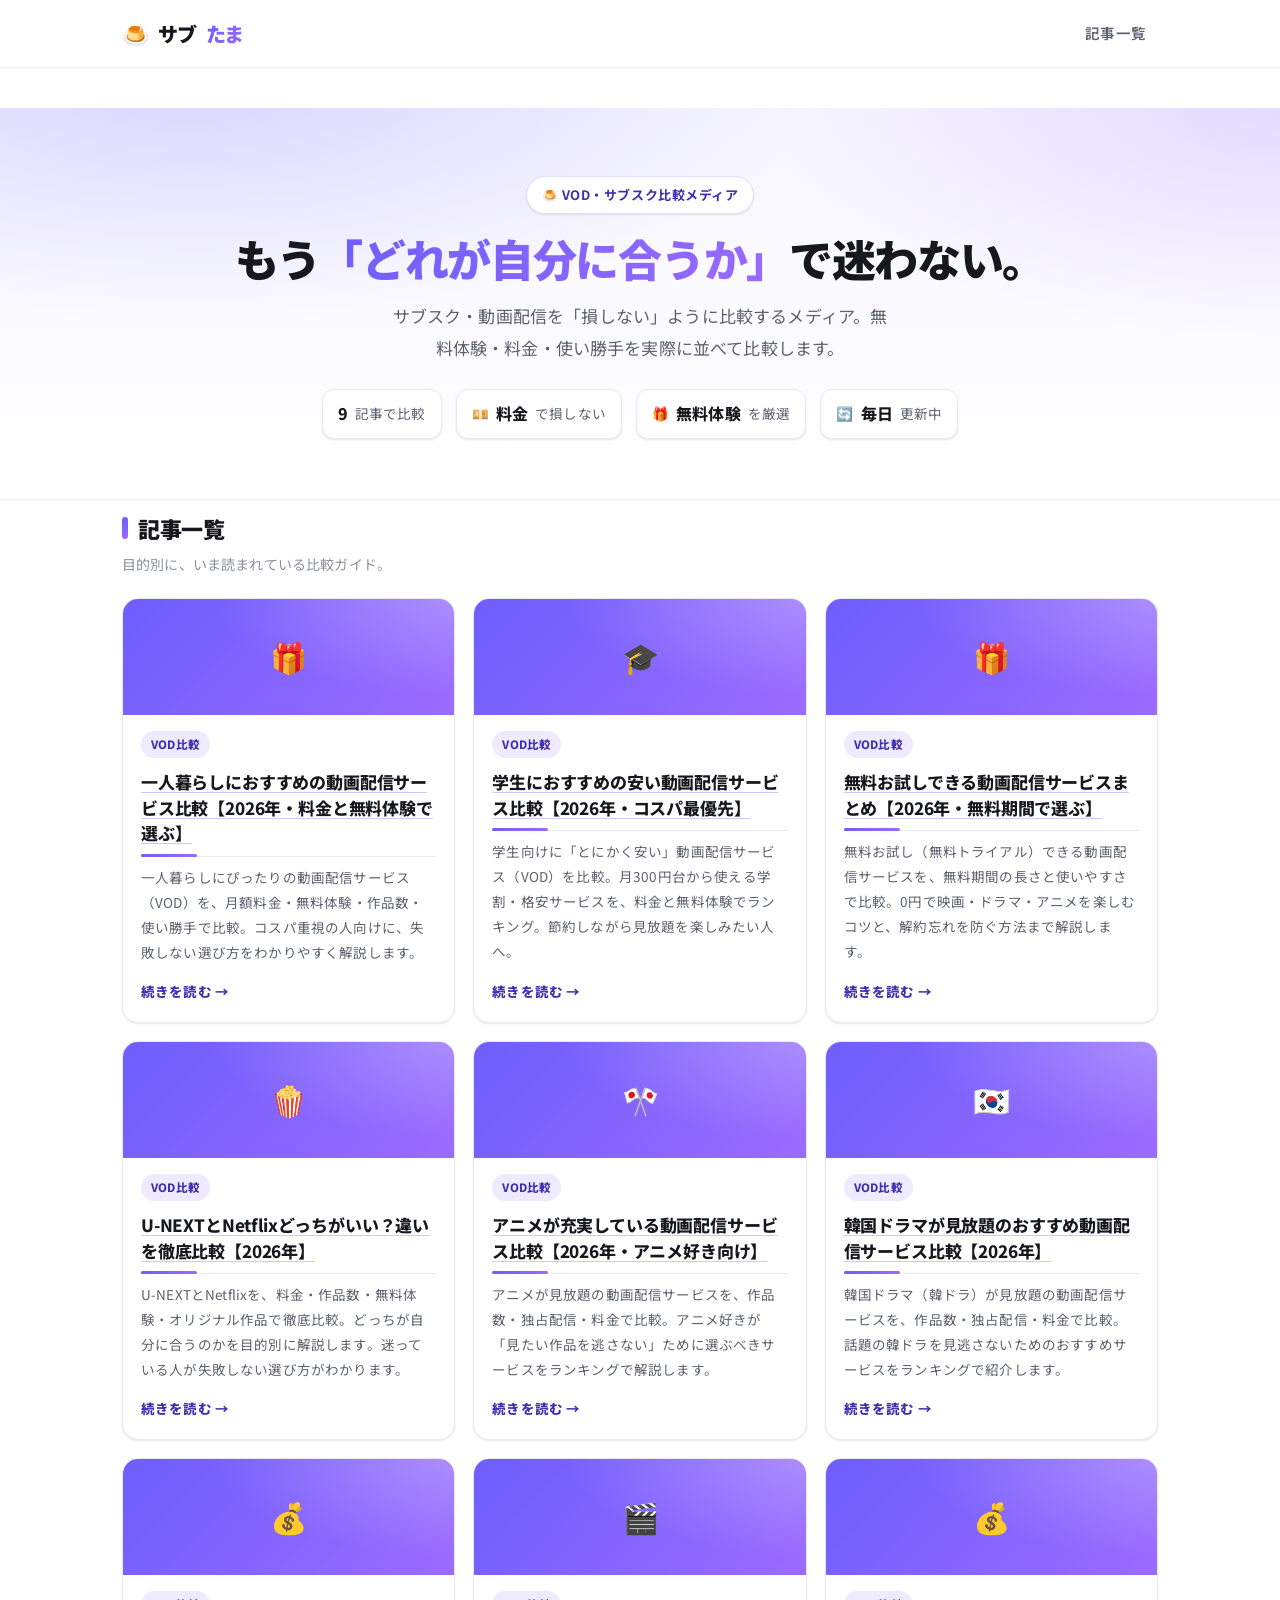
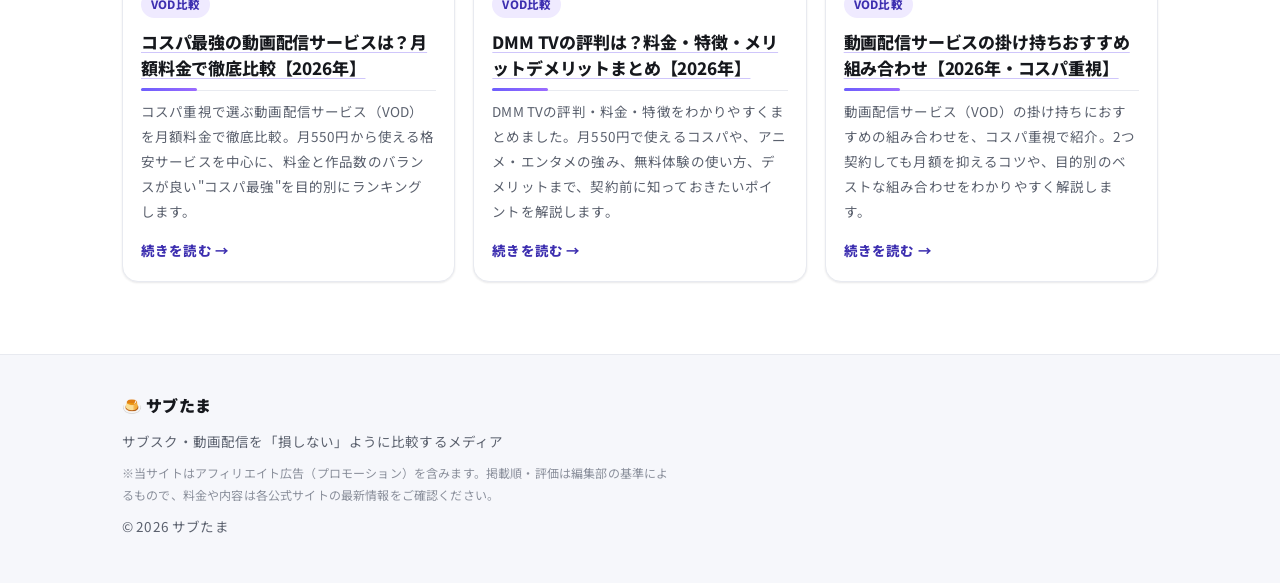
<file: site/index.html>
<!doctype html>
<html lang="ja">
<head>
<meta charset="utf-8">
<meta name="viewport" content="width=device-width, initial-scale=1">
<title>サブたま | サブスク・動画配信を「損しない」ように比較するメディア</title>
<meta name="description" content="VOD・音楽・電子書籍などのサブスクを、無料体験・料金・使い勝手で徹底比較。あなたに合う1つが見つかる比較メディア。">
<link rel="canonical" href="https://subtama.github.io/index.html">
<meta property="og:type" content="website">
<meta property="og:title" content="サブたま｜サブスク・動画配信を「損しない」ように比較するメディア">
<meta property="og:description" content="VOD・音楽・電子書籍などのサブスクを、無料体験・料金・使い勝手で徹底比較。あなたに合う1つが見つかる比較メディア。">
<meta property="og:url" content="https://subtama.github.io/">
<meta name="theme-color" content="#6d5efc">
<link rel="preconnect" href="https://fonts.googleapis.com">
<link rel="preconnect" href="https://fonts.gstatic.com" crossorigin>
<link href="https://fonts.googleapis.com/css2?family=Noto+Sans+JP:wght@400;500;700;800;900&display=swap" rel="stylesheet">
<link rel="stylesheet" href="style.css">
</head>
<body>
<header class="site">
  <div class="wrap">
    <a class="brand" href="index.html">サブ<em>たま</em></a>
    <nav><a href="index.html">記事一覧</a></nav>
  </div>
</header>
<main>
  <section class="hero">
    <span class="eyebrow">🍮 VOD・サブスク比較メディア</span>
    <h1>もう<span class="hl">「どれが自分に合うか」</span>で迷わない。</h1>
    <p class="sub">サブスク・動画配信を「損しない」ように比較するメディア。無料体験・料金・使い勝手を実際に並べて比較します。</p>
    <div class="trustbar">
      <span class="stat"><b>9</b>記事で比較</span>
      <span class="stat">💴<b>料金</b>で損しない</span>
      <span class="stat">🎁<b>無料体験</b>を厳選</span>
      <span class="stat">🔄 <b>毎日</b>更新中</span>
    </div>
  </section>
  <div class="wrap">
    <h2 class="section-title">記事一覧</h2>
    <p class="section-sub">目的別に、いま読まれている比較ガイド。</p>
    <div class="card-grid">
      <article class="card"><div class="thumb">🎁</div><div class="body"><span class="tag">VOD比較</span><h2><a href="articles/hitorigurashi-vod.html">一人暮らしにおすすめの動画配信サービス比較【2026年・料金と無料体験で選ぶ】</a></h2><p>一人暮らしにぴったりの動画配信サービス（VOD）を、月額料金・無料体験・作品数・使い勝手で比較。コスパ重視の人向けに、失敗しない選び方をわかりやすく解説します。</p><span class="more">続きを読む →</span><a class="full" href="articles/hitorigurashi-vod.html">記事を読む</a></div></article>
<article class="card"><div class="thumb">🎓</div><div class="body"><span class="tag">VOD比較</span><h2><a href="articles/gakusei-yasui-vod.html">学生におすすめの安い動画配信サービス比較【2026年・コスパ最優先】</a></h2><p>学生向けに「とにかく安い」動画配信サービス（VOD）を比較。月300円台から使える学割・格安サービスを、料金と無料体験でランキング。節約しながら見放題を楽しみたい人へ。</p><span class="more">続きを読む →</span><a class="full" href="articles/gakusei-yasui-vod.html">記事を読む</a></div></article>
<article class="card"><div class="thumb">🎁</div><div class="body"><span class="tag">VOD比較</span><h2><a href="articles/muryo-otameshi-vod.html">無料お試しできる動画配信サービスまとめ【2026年・無料期間で選ぶ】</a></h2><p>無料お試し（無料トライアル）できる動画配信サービスを、無料期間の長さと使いやすさで比較。0円で映画・ドラマ・アニメを楽しむコツと、解約忘れを防ぐ方法まで解説します。</p><span class="more">続きを読む →</span><a class="full" href="articles/muryo-otameshi-vod.html">記事を読む</a></div></article>
<article class="card"><div class="thumb">🍿</div><div class="body"><span class="tag">VOD比較</span><h2><a href="articles/unext-netflix-hikaku.html">U-NEXTとNetflixどっちがいい？違いを徹底比較【2026年】</a></h2><p>U-NEXTとNetflixを、料金・作品数・無料体験・オリジナル作品で徹底比較。どっちが自分に合うのかを目的別に解説します。迷っている人が失敗しない選び方がわかります。</p><span class="more">続きを読む →</span><a class="full" href="articles/unext-netflix-hikaku.html">記事を読む</a></div></article>
<article class="card"><div class="thumb">🎌</div><div class="body"><span class="tag">VOD比較</span><h2><a href="articles/anime-vod.html">アニメが充実している動画配信サービス比較【2026年・アニメ好き向け】</a></h2><p>アニメが見放題の動画配信サービスを、作品数・独占配信・料金で比較。アニメ好きが「見たい作品を逃さない」ために選ぶべきサービスをランキングで解説します。</p><span class="more">続きを読む →</span><a class="full" href="articles/anime-vod.html">記事を読む</a></div></article>
<article class="card"><div class="thumb">🇰🇷</div><div class="body"><span class="tag">VOD比較</span><h2><a href="articles/korean-drama-vod.html">韓国ドラマが見放題のおすすめ動画配信サービス比較【2026年】</a></h2><p>韓国ドラマ（韓ドラ）が見放題の動画配信サービスを、作品数・独占配信・料金で比較。話題の韓ドラを見逃さないためのおすすめサービスをランキングで紹介します。</p><span class="more">続きを読む →</span><a class="full" href="articles/korean-drama-vod.html">記事を読む</a></div></article>
<article class="card"><div class="thumb">💰</div><div class="body"><span class="tag">VOD比較</span><h2><a href="articles/cospa-vod.html">コスパ最強の動画配信サービスは？月額料金で徹底比較【2026年】</a></h2><p>コスパ重視で選ぶ動画配信サービス（VOD）を月額料金で徹底比較。月550円から使える格安サービスを中心に、料金と作品数のバランスが良い&quot;コスパ最強&quot;を目的別にランキングします。</p><span class="more">続きを読む →</span><a class="full" href="articles/cospa-vod.html">記事を読む</a></div></article>
<article class="card"><div class="thumb">🎬</div><div class="body"><span class="tag">VOD比較</span><h2><a href="articles/dmm-tv-review.html">DMM TVの評判は？料金・特徴・メリットデメリットまとめ【2026年】</a></h2><p>DMM TVの評判・料金・特徴をわかりやすくまとめました。月550円で使えるコスパや、アニメ・エンタメの強み、無料体験の使い方、デメリットまで、契約前に知っておきたいポイントを解説します。</p><span class="more">続きを読む →</span><a class="full" href="articles/dmm-tv-review.html">記事を読む</a></div></article>
<article class="card"><div class="thumb">💰</div><div class="body"><span class="tag">VOD比較</span><h2><a href="articles/kakemochi-vod.html">動画配信サービスの掛け持ちおすすめ組み合わせ【2026年・コスパ重視】</a></h2><p>動画配信サービス（VOD）の掛け持ちにおすすめの組み合わせを、コスパ重視で紹介。2つ契約しても月額を抑えるコツや、目的別のベストな組み合わせをわかりやすく解説します。</p><span class="more">続きを読む →</span><a class="full" href="articles/kakemochi-vod.html">記事を読む</a></div></article>
    </div>
  </div>
</main>
<footer class="site">
  <div class="wrap">
    <span class="fbrand">🍮 サブたま</span>
    <span>サブスク・動画配信を「損しない」ように比較するメディア</span>
    <span class="fnote">※当サイトはアフィリエイト広告（プロモーション）を含みます。掲載順・評価は編集部の基準によるもので、料金や内容は各公式サイトの最新情報をご確認ください。</span>
    <span>&copy; 2026 サブたま</span>
  </div>
</footer>
</body>
</html>
</file>
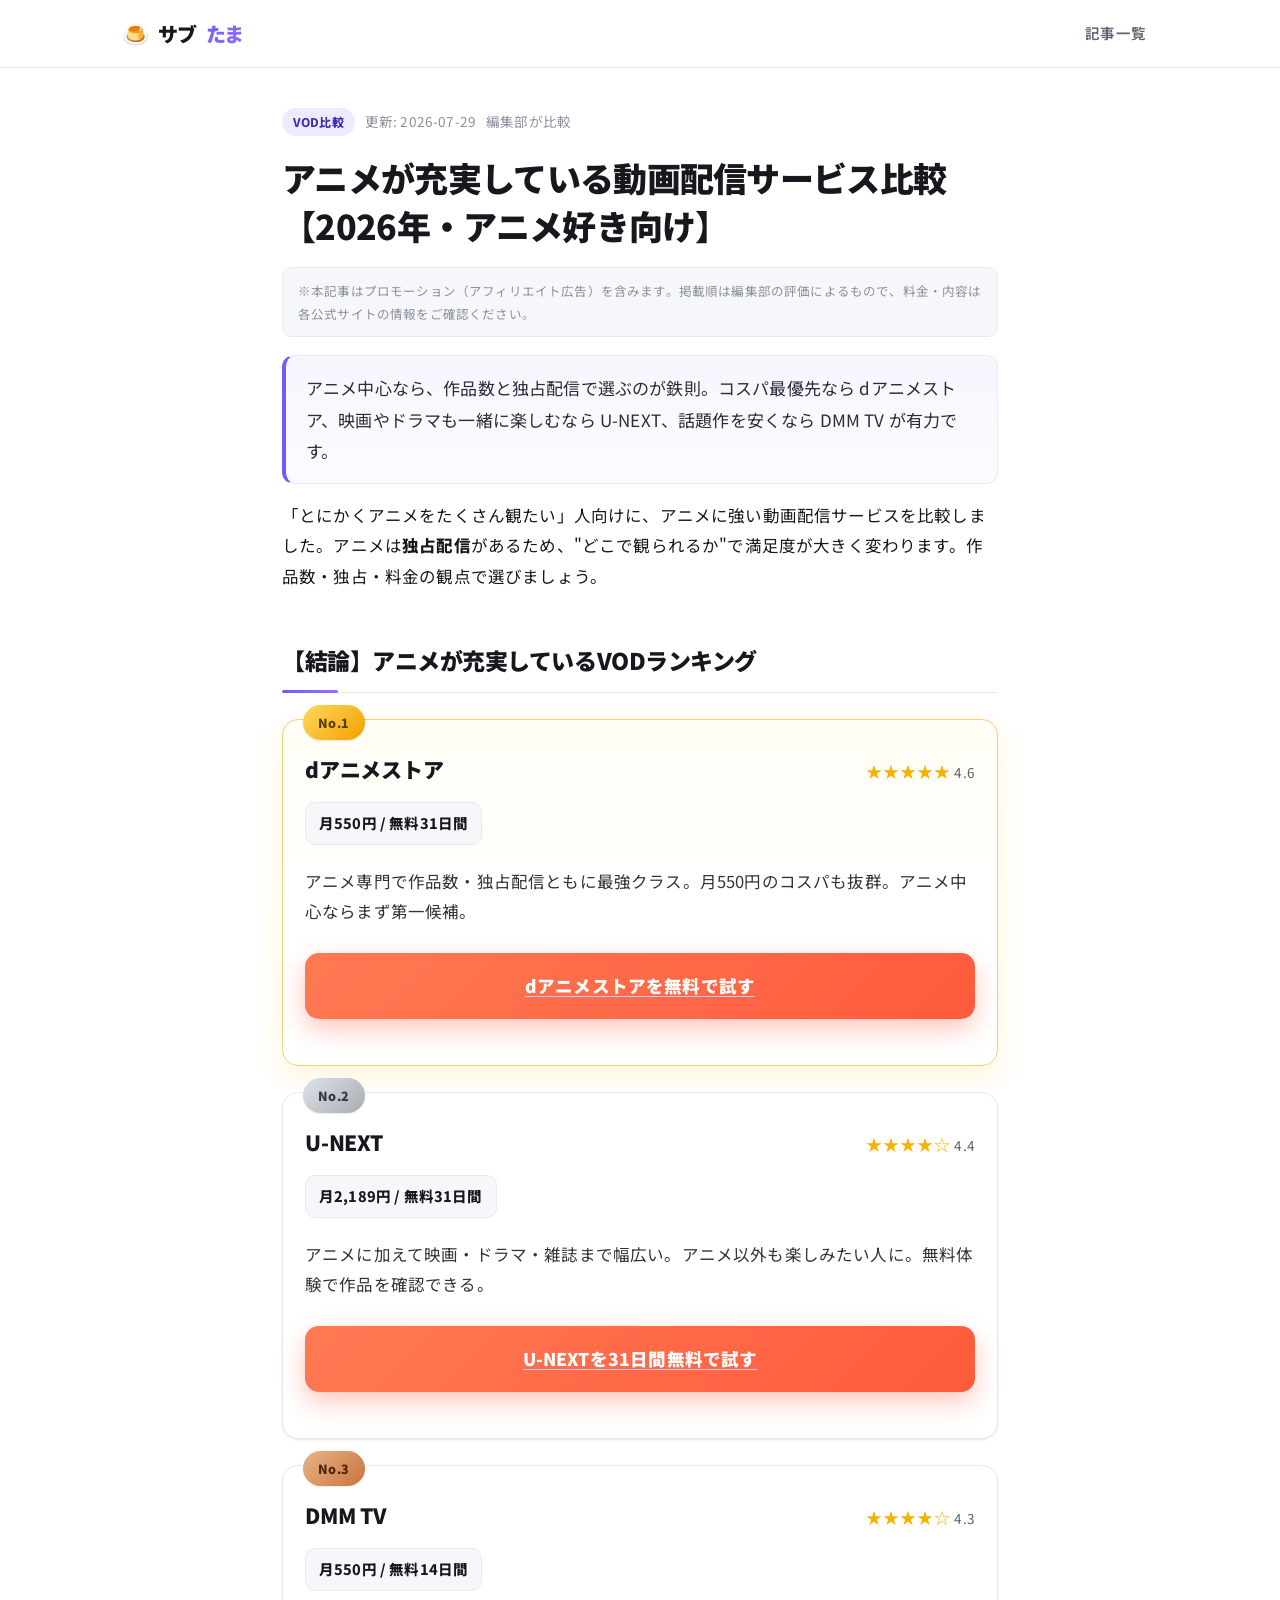
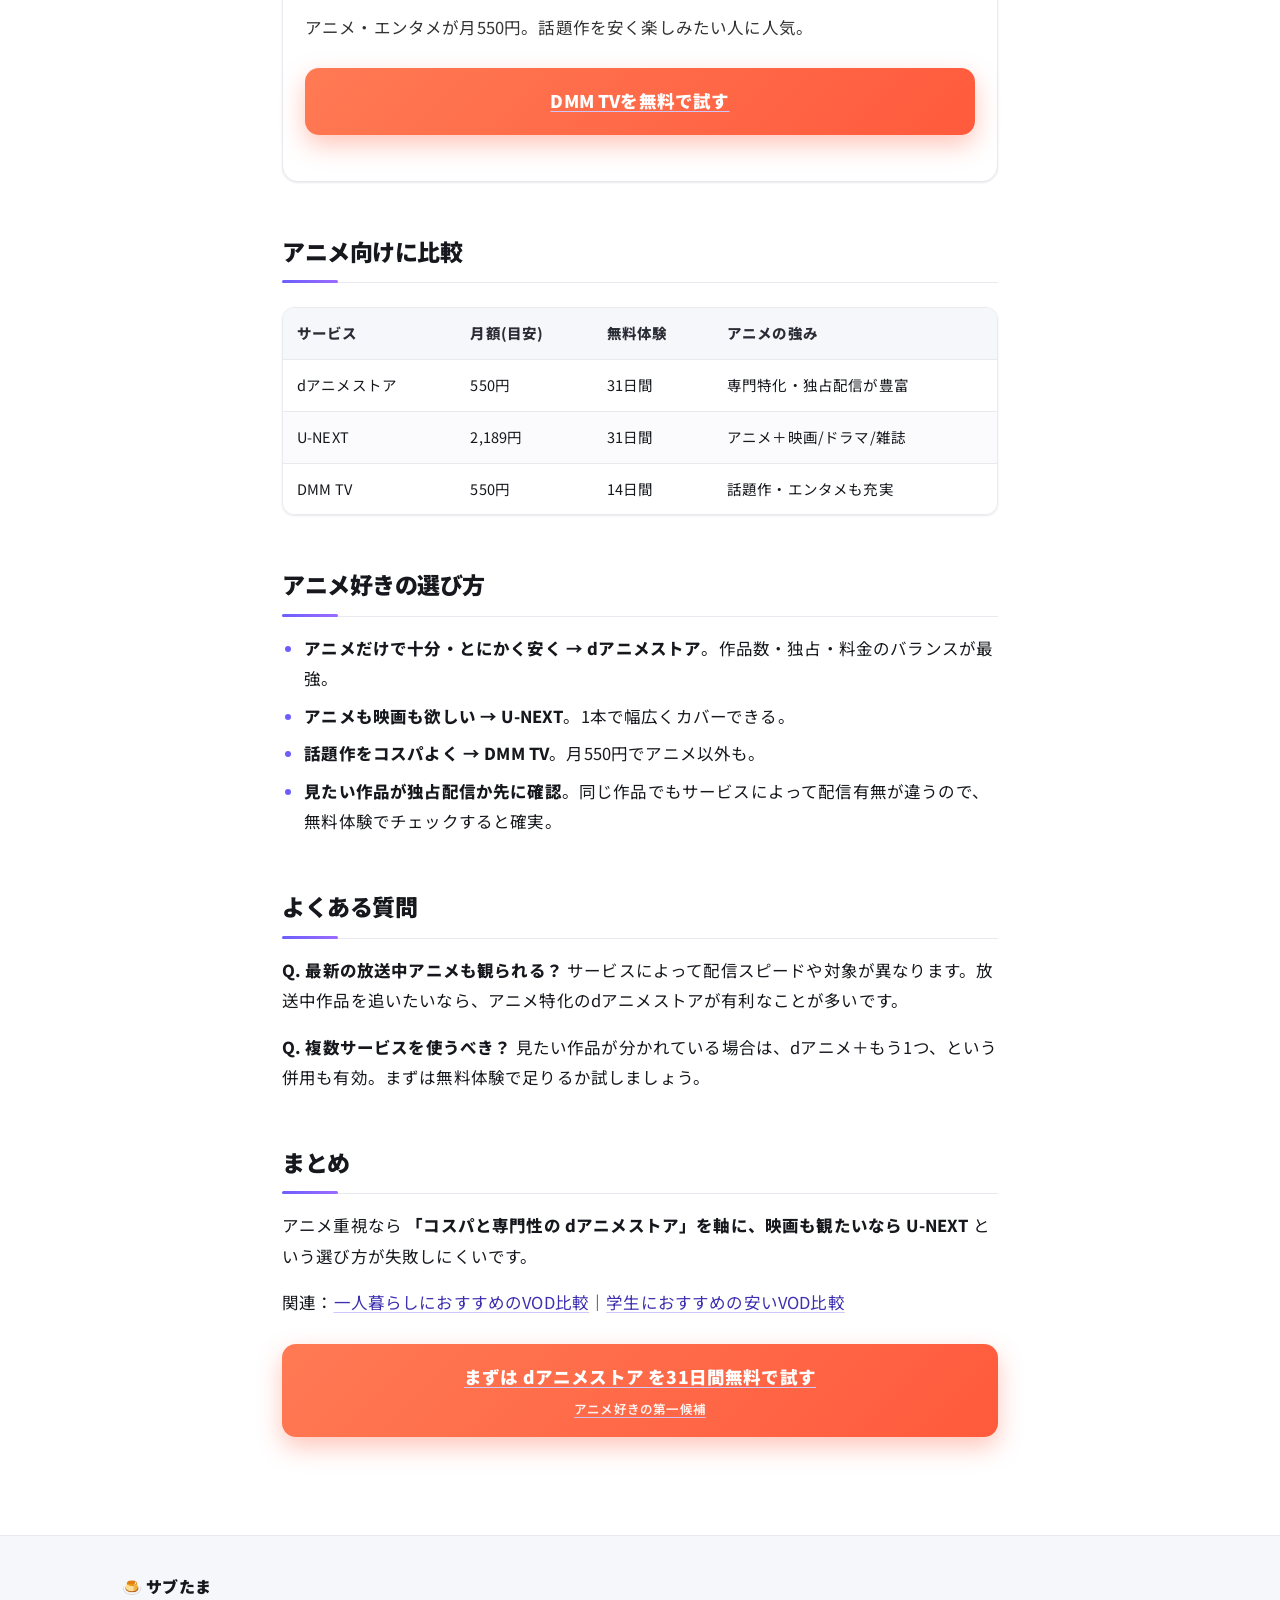
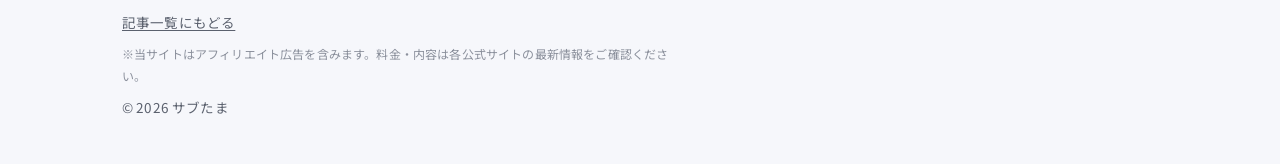
<file: site/articles/anime-vod.html>
<!doctype html>
<html lang="ja">
<head>
<meta charset="utf-8">
<meta name="viewport" content="width=device-width, initial-scale=1">
<title>アニメが充実している動画配信サービス比較【2026年・アニメ好き向け】 | サブたま</title>
<meta name="description" content="アニメが見放題の動画配信サービスを、作品数・独占配信・料金で比較。アニメ好きが「見たい作品を逃さない」ために選ぶべきサービスをランキングで解説します。">
<link rel="canonical" href="https://subtama.github.io/articles/anime-vod.html">
<meta property="og:type" content="article">
<meta property="og:title" content="アニメが充実している動画配信サービス比較【2026年・アニメ好き向け】">
<meta property="og:description" content="アニメが見放題の動画配信サービスを、作品数・独占配信・料金で比較。アニメ好きが「見たい作品を逃さない」ために選ぶべきサービスをランキングで解説します。">
<meta property="og:url" content="https://subtama.github.io/articles/anime-vod.html">
<meta name="theme-color" content="#6d5efc">
<link rel="preconnect" href="https://fonts.googleapis.com">
<link rel="preconnect" href="https://fonts.gstatic.com" crossorigin>
<link href="https://fonts.googleapis.com/css2?family=Noto+Sans+JP:wght@400;500;700;800;900&display=swap" rel="stylesheet">
<link rel="stylesheet" href="../style.css">
<script type="application/ld+json">
{
  "@context": "https://schema.org",
  "@type": "Article",
  "headline": "アニメが充実している動画配信サービス比較【2026年・アニメ好き向け】",
  "description": "アニメが見放題の動画配信サービスを、作品数・独占配信・料金で比較。アニメ好きが「見たい作品を逃さない」ために選ぶべきサービスをランキングで解説します。",
  "datePublished": "2026-07-29",
  "dateModified": "2026-07-29",
  "author": {"@type": "Organization", "name": "サブたま"},
  "publisher": {"@type": "Organization", "name": "サブたま"}
}
</script>
</head>
<body>
<header class="site">
  <div class="wrap">
    <a class="brand" href="../index.html">サブ<em>たま</em></a>
    <nav><a href="../index.html">記事一覧</a></nav>
  </div>
</header>
<main>
  <div class="wrap read">
    <article>
      <div class="meta"><span class="tag">VOD比較</span><span>更新: 2026-07-29</span><span>編集部が比較</span></div>
      <h1>アニメが充実している動画配信サービス比較【2026年・アニメ好き向け】</h1>
      <div class="disclosure">※本記事はプロモーション（アフィリエイト広告）を含みます。掲載順は編集部の評価によるもので、料金・内容は各公式サイトの情報をご確認ください。</div>
      <p class="lead">アニメ中心なら、作品数と独占配信で選ぶのが鉄則。コスパ最優先なら dアニメストア、映画やドラマも一緒に楽しむなら U-NEXT、話題作を安くなら DMM TV が有力です。</p>
<p>「とにかくアニメをたくさん観たい」人向けに、アニメに強い動画配信サービスを比較しました。アニメは<strong>独占配信</strong>があるため、"どこで観られるか"で満足度が大きく変わります。作品数・独占・料金の観点で選びましょう。</p>
<h2>【結論】アニメが充実しているVODランキング</h2>
<div class="rankcard top"><span class="badge g1">No.1</span><div class="rc-head"><span class="rc-name">dアニメストア</span><span class="rc-rating"><span class="stars">★★★★★</span> 4.6</span></div><div class="rc-price">月550円 / 無料31日間</div><p class="rc-blurb">アニメ専門で作品数・独占配信ともに最強クラス。月550円のコスパも抜群。アニメ中心ならまず第一候補。</p><a class="cta" href="https://anime.dmkt-sp.jp/" target="_blank" rel="nofollow sponsored">dアニメストアを無料で試す</a></div>
<div class="rankcard"><span class="badge g2">No.2</span><div class="rc-head"><span class="rc-name">U-NEXT</span><span class="rc-rating"><span class="stars">★★★★☆</span> 4.4</span></div><div class="rc-price">月2,189円 / 無料31日間</div><p class="rc-blurb">アニメに加えて映画・ドラマ・雑誌まで幅広い。アニメ以外も楽しみたい人に。無料体験で作品を確認できる。</p><a class="cta" href="https://video.unext.jp/" target="_blank" rel="nofollow sponsored">U-NEXTを31日間無料で試す</a></div>
<div class="rankcard"><span class="badge g3">No.3</span><div class="rc-head"><span class="rc-name">DMM TV</span><span class="rc-rating"><span class="stars">★★★★☆</span> 4.3</span></div><div class="rc-price">月550円 / 無料14日間</div><p class="rc-blurb">アニメ・エンタメが月550円。話題作を安く楽しみたい人に人気。</p><a class="cta" href="https://tv.dmm.com/" target="_blank" rel="nofollow sponsored">DMM TVを無料で試す</a></div>
<h2>アニメ向けに比較</h2>
<table><thead><tr><th>サービス</th><th>月額(目安)</th><th>無料体験</th><th>アニメの強み</th></tr></thead><tbody>
<tr><td>dアニメストア</td><td>550円</td><td>31日間</td><td>専門特化・独占配信が豊富</td></tr>
<tr><td>U-NEXT</td><td>2,189円</td><td>31日間</td><td>アニメ＋映画/ドラマ/雑誌</td></tr>
<tr><td>DMM TV</td><td>550円</td><td>14日間</td><td>話題作・エンタメも充実</td></tr>
</tbody></table>
<h2>アニメ好きの選び方</h2>
<ul>
<li><strong>アニメだけで十分・とにかく安く → dアニメストア</strong>。作品数・独占・料金のバランスが最強。</li>
<li><strong>アニメも映画も欲しい → U-NEXT</strong>。1本で幅広くカバーできる。</li>
<li><strong>話題作をコスパよく → DMM TV</strong>。月550円でアニメ以外も。</li>
<li><strong>見たい作品が独占配信か先に確認</strong>。同じ作品でもサービスによって配信有無が違うので、無料体験でチェックすると確実。</li>
</ul>
<h2>よくある質問</h2>
<p><strong>Q. 最新の放送中アニメも観られる？</strong> サービスによって配信スピードや対象が異なります。放送中作品を追いたいなら、アニメ特化のdアニメストアが有利なことが多いです。</p>
<p><strong>Q. 複数サービスを使うべき？</strong> 見たい作品が分かれている場合は、dアニメ＋もう1つ、という併用も有効。まずは無料体験で足りるか試しましょう。</p>
<h2>まとめ</h2>
<p>アニメ重視なら <strong>「コスパと専門性の dアニメストア」を軸に、映画も観たいなら U-NEXT</strong> という選び方が失敗しにくいです。</p>
<p>関連：<a href="hitorigurashi-vod.html">一人暮らしにおすすめのVOD比較</a>｜<a href="gakusei-yasui-vod.html">学生におすすめの安いVOD比較</a></p>
<a class="cta" href="https://anime.dmkt-sp.jp/" target="_blank" rel="nofollow sponsored">まずは dアニメストア を31日間無料で試す<small>アニメ好きの第一候補</small></a>
    </article>
  </div>
</main>
<footer class="site">
  <div class="wrap">
    <span class="fbrand">🍮 サブたま</span>
    <span><a href="../index.html">記事一覧にもどる</a></span>
    <span class="fnote">※当サイトはアフィリエイト広告を含みます。料金・内容は各公式サイトの最新情報をご確認ください。</span>
    <span>&copy; 2026 サブたま</span>
  </div>
</footer>
</body>
</html>
</file>
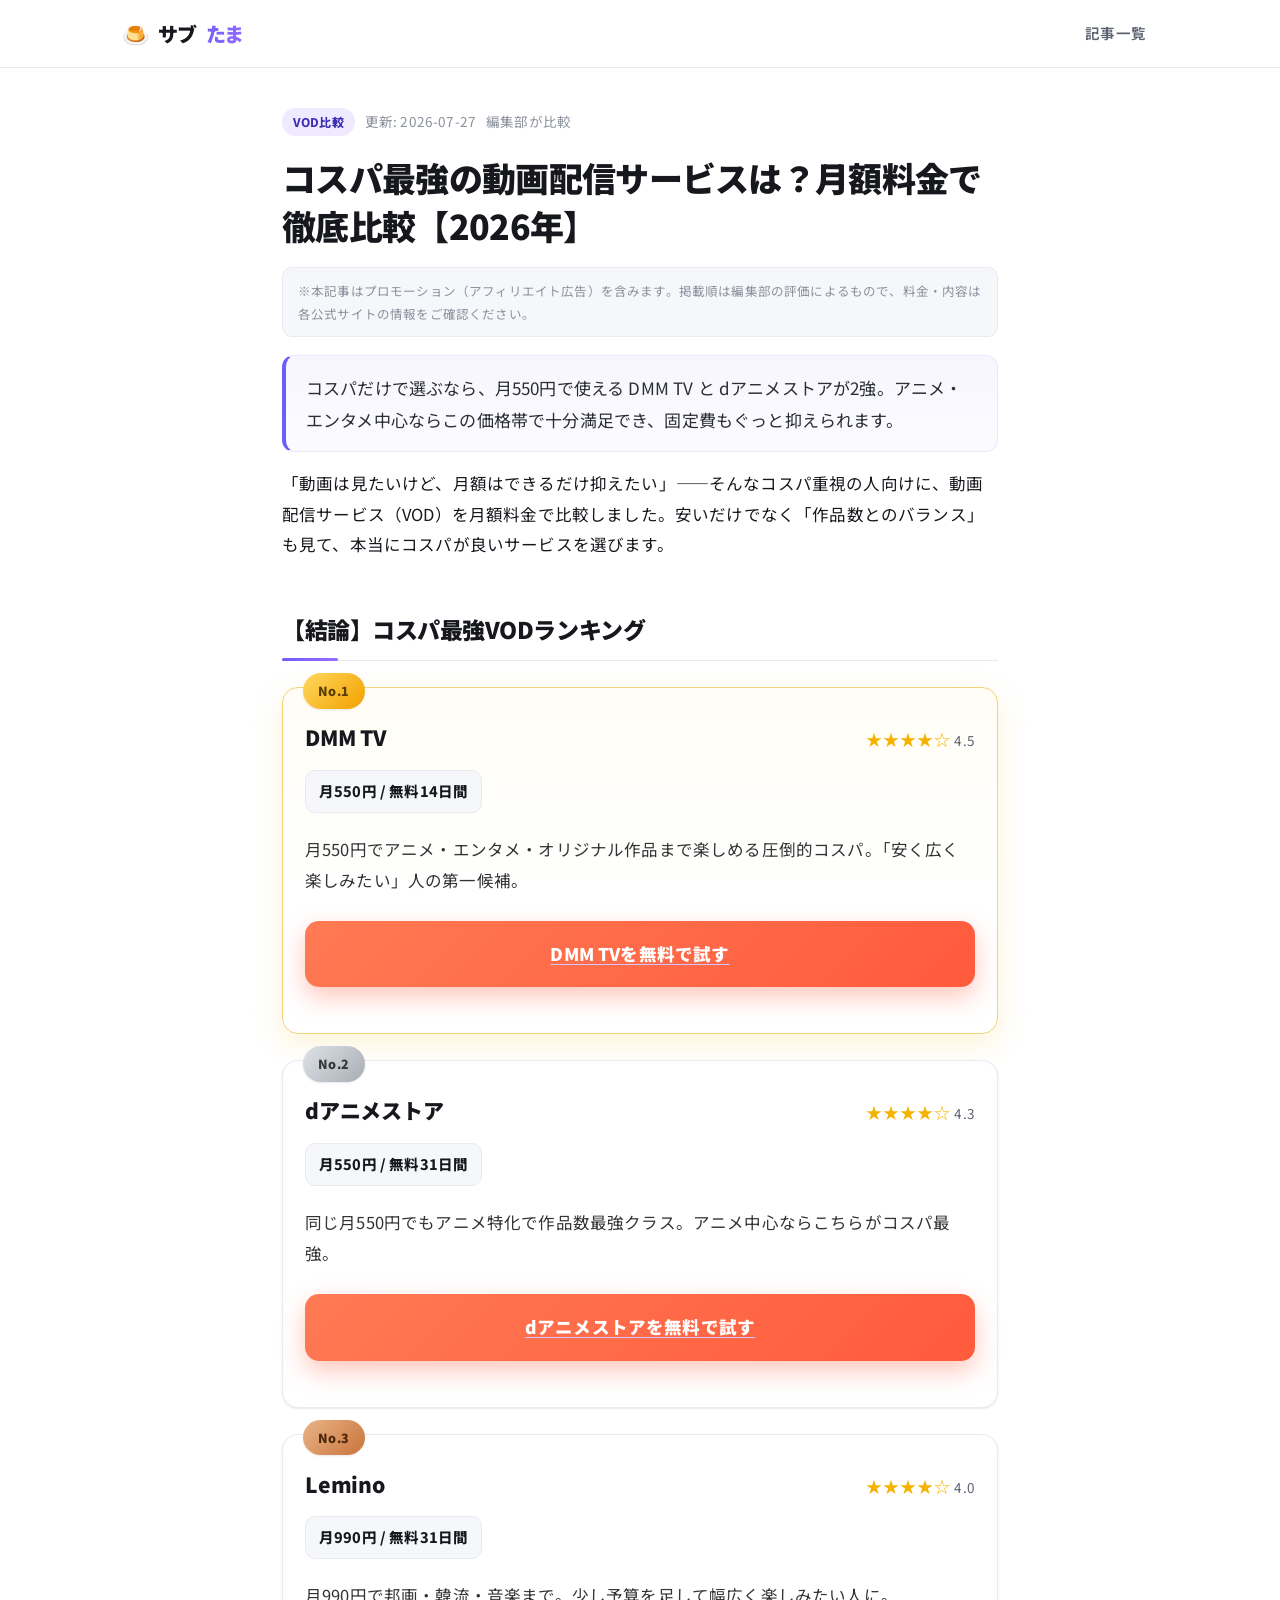
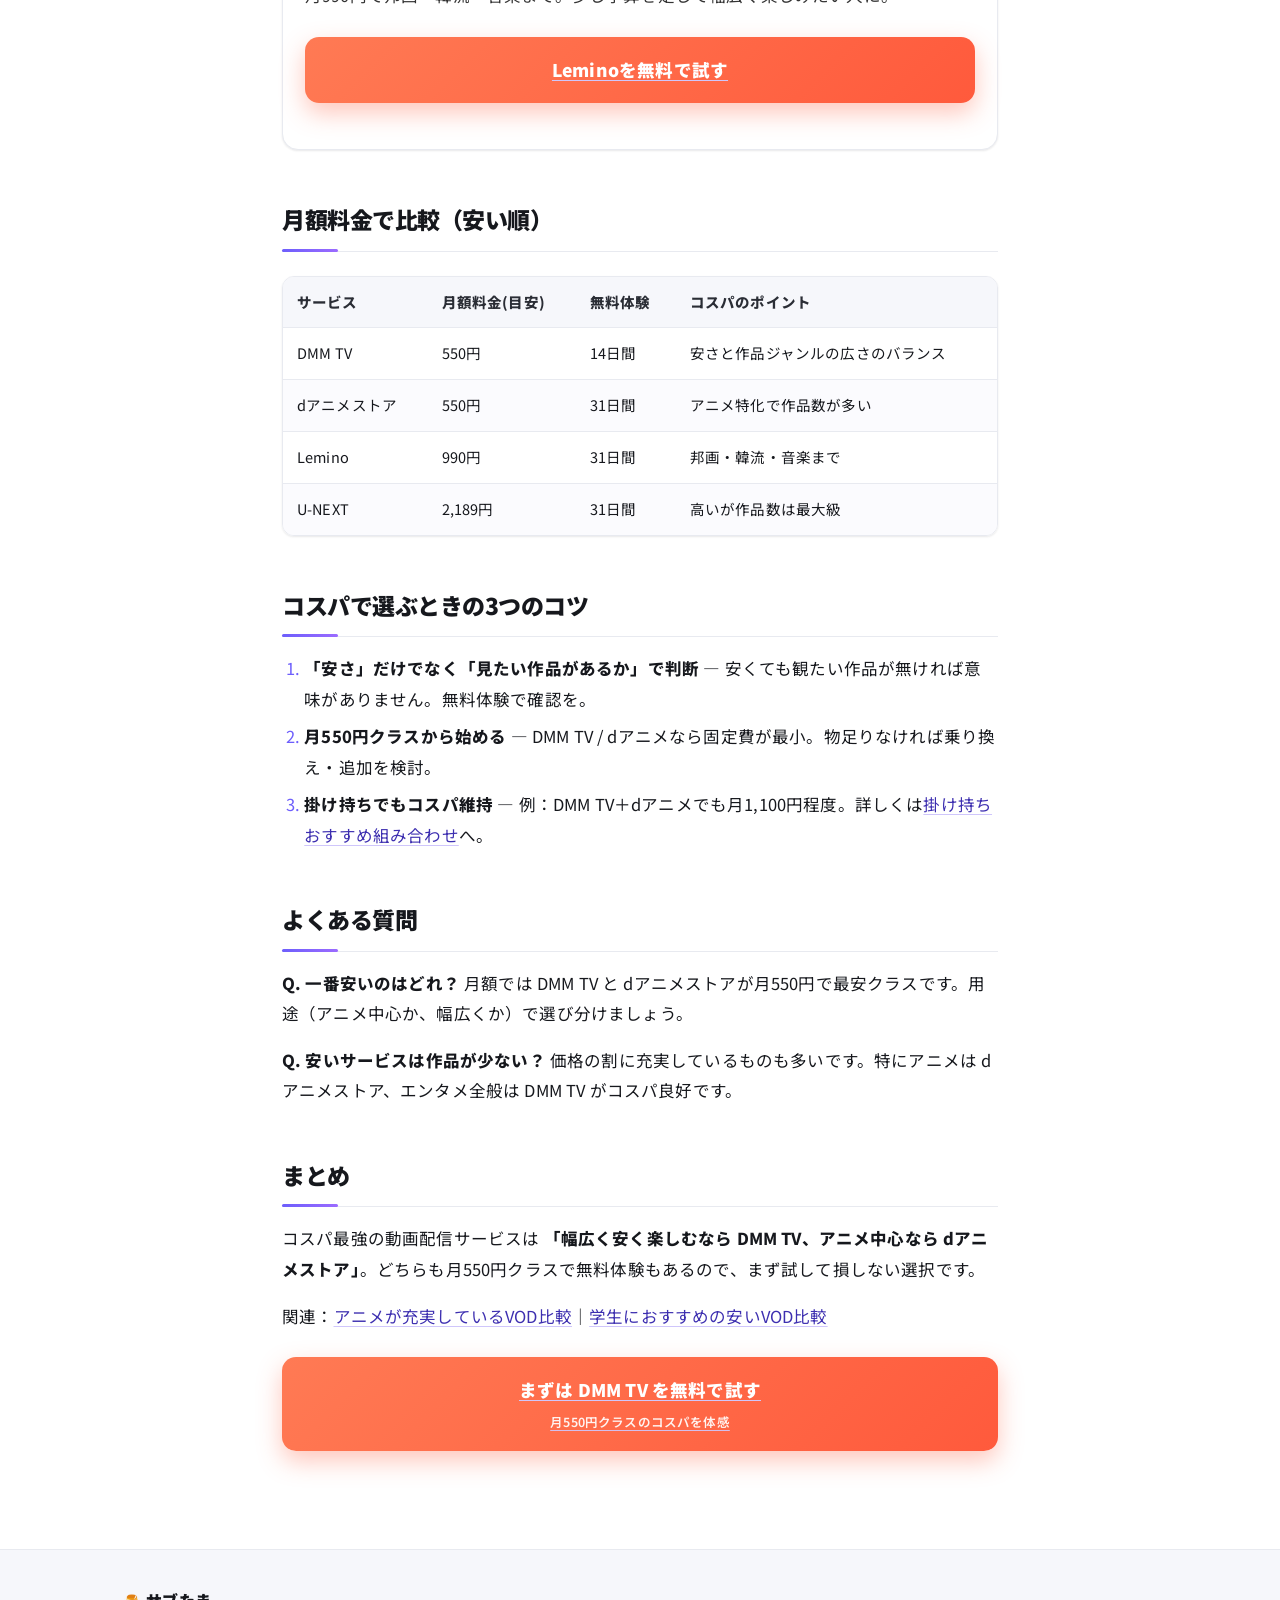
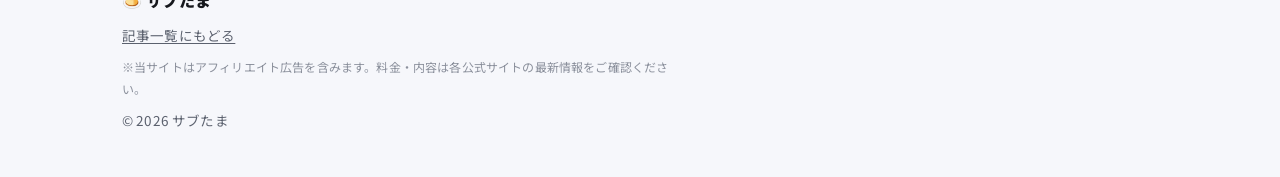
<file: site/articles/cospa-vod.html>
<!doctype html>
<html lang="ja">
<head>
<meta charset="utf-8">
<meta name="viewport" content="width=device-width, initial-scale=1">
<title>コスパ最強の動画配信サービスは？月額料金で徹底比較【2026年】 | サブたま</title>
<meta name="description" content="コスパ重視で選ぶ動画配信サービス（VOD）を月額料金で徹底比較。月550円から使える格安サービスを中心に、料金と作品数のバランスが良い"コスパ最強"を目的別にランキングします。">
<link rel="canonical" href="https://subtama.github.io/articles/cospa-vod.html">
<meta property="og:type" content="article">
<meta property="og:title" content="コスパ最強の動画配信サービスは？月額料金で徹底比較【2026年】">
<meta property="og:description" content="コスパ重視で選ぶ動画配信サービス（VOD）を月額料金で徹底比較。月550円から使える格安サービスを中心に、料金と作品数のバランスが良い"コスパ最強"を目的別にランキングします。">
<meta property="og:url" content="https://subtama.github.io/articles/cospa-vod.html">
<meta name="theme-color" content="#6d5efc">
<link rel="preconnect" href="https://fonts.googleapis.com">
<link rel="preconnect" href="https://fonts.gstatic.com" crossorigin>
<link href="https://fonts.googleapis.com/css2?family=Noto+Sans+JP:wght@400;500;700;800;900&display=swap" rel="stylesheet">
<link rel="stylesheet" href="../style.css">
<script type="application/ld+json">
{
  "@context": "https://schema.org",
  "@type": "Article",
  "headline": "コスパ最強の動画配信サービスは？月額料金で徹底比較【2026年】",
  "description": "コスパ重視で選ぶ動画配信サービス（VOD）を月額料金で徹底比較。月550円から使える格安サービスを中心に、料金と作品数のバランスが良い"コスパ最強"を目的別にランキングします。",
  "datePublished": "2026-07-27",
  "dateModified": "2026-07-27",
  "author": {"@type": "Organization", "name": "サブたま"},
  "publisher": {"@type": "Organization", "name": "サブたま"}
}
</script>
</head>
<body>
<header class="site">
  <div class="wrap">
    <a class="brand" href="../index.html">サブ<em>たま</em></a>
    <nav><a href="../index.html">記事一覧</a></nav>
  </div>
</header>
<main>
  <div class="wrap read">
    <article>
      <div class="meta"><span class="tag">VOD比較</span><span>更新: 2026-07-27</span><span>編集部が比較</span></div>
      <h1>コスパ最強の動画配信サービスは？月額料金で徹底比較【2026年】</h1>
      <div class="disclosure">※本記事はプロモーション（アフィリエイト広告）を含みます。掲載順は編集部の評価によるもので、料金・内容は各公式サイトの情報をご確認ください。</div>
      <p class="lead">コスパだけで選ぶなら、月550円で使える DMM TV と dアニメストアが2強。アニメ・エンタメ中心ならこの価格帯で十分満足でき、固定費もぐっと抑えられます。</p>
<p>「動画は見たいけど、月額はできるだけ抑えたい」——そんなコスパ重視の人向けに、動画配信サービス（VOD）を月額料金で比較しました。安いだけでなく「作品数とのバランス」も見て、本当にコスパが良いサービスを選びます。</p>
<h2>【結論】コスパ最強VODランキング</h2>
<div class="rankcard top"><span class="badge g1">No.1</span><div class="rc-head"><span class="rc-name">DMM TV</span><span class="rc-rating"><span class="stars">★★★★☆</span> 4.5</span></div><div class="rc-price">月550円 / 無料14日間</div><p class="rc-blurb">月550円でアニメ・エンタメ・オリジナル作品まで楽しめる圧倒的コスパ。「安く広く楽しみたい」人の第一候補。</p><a class="cta" href="https://tv.dmm.com/" target="_blank" rel="nofollow sponsored">DMM TVを無料で試す</a></div>
<div class="rankcard"><span class="badge g2">No.2</span><div class="rc-head"><span class="rc-name">dアニメストア</span><span class="rc-rating"><span class="stars">★★★★☆</span> 4.3</span></div><div class="rc-price">月550円 / 無料31日間</div><p class="rc-blurb">同じ月550円でもアニメ特化で作品数最強クラス。アニメ中心ならこちらがコスパ最強。</p><a class="cta" href="https://anime.dmkt-sp.jp/" target="_blank" rel="nofollow sponsored">dアニメストアを無料で試す</a></div>
<div class="rankcard"><span class="badge g3">No.3</span><div class="rc-head"><span class="rc-name">Lemino</span><span class="rc-rating"><span class="stars">★★★★☆</span> 4.0</span></div><div class="rc-price">月990円 / 無料31日間</div><p class="rc-blurb">月990円で邦画・韓流・音楽まで。少し予算を足して幅広く楽しみたい人に。</p><a class="cta" href="https://lemino.docomo.ne.jp/" target="_blank" rel="nofollow sponsored">Leminoを無料で試す</a></div>
<h2>月額料金で比較（安い順）</h2>
<table><thead><tr><th>サービス</th><th>月額料金(目安)</th><th>無料体験</th><th>コスパのポイント</th></tr></thead><tbody>
<tr><td>DMM TV</td><td>550円</td><td>14日間</td><td>安さと作品ジャンルの広さのバランス</td></tr>
<tr><td>dアニメストア</td><td>550円</td><td>31日間</td><td>アニメ特化で作品数が多い</td></tr>
<tr><td>Lemino</td><td>990円</td><td>31日間</td><td>邦画・韓流・音楽まで</td></tr>
<tr><td>U-NEXT</td><td>2,189円</td><td>31日間</td><td>高いが作品数は最大級</td></tr>
</tbody></table>
<h2>コスパで選ぶときの3つのコツ</h2>
<ol>
<li><strong>「安さ」だけでなく「見たい作品があるか」で判断</strong> — 安くても観たい作品が無ければ意味がありません。無料体験で確認を。</li>
<li><strong>月550円クラスから始める</strong> — DMM TV / dアニメなら固定費が最小。物足りなければ乗り換え・追加を検討。</li>
<li><strong>掛け持ちでもコスパ維持</strong> — 例：DMM TV＋dアニメでも月1,100円程度。詳しくは<a href="kakemochi-vod.html">掛け持ちおすすめ組み合わせ</a>へ。</li>
</ol>
<h2>よくある質問</h2>
<p><strong>Q. 一番安いのはどれ？</strong> 月額では DMM TV と dアニメストアが月550円で最安クラスです。用途（アニメ中心か、幅広くか）で選び分けましょう。</p>
<p><strong>Q. 安いサービスは作品が少ない？</strong> 価格の割に充実しているものも多いです。特にアニメは dアニメストア、エンタメ全般は DMM TV がコスパ良好です。</p>
<h2>まとめ</h2>
<p>コスパ最強の動画配信サービスは <strong>「幅広く安く楽しむなら DMM TV、アニメ中心なら dアニメストア」</strong>。どちらも月550円クラスで無料体験もあるので、まず試して損しない選択です。</p>
<p>関連：<a href="anime-vod.html">アニメが充実しているVOD比較</a>｜<a href="gakusei-yasui-vod.html">学生におすすめの安いVOD比較</a></p>
<a class="cta" href="https://tv.dmm.com/" target="_blank" rel="nofollow sponsored">まずは DMM TV を無料で試す<small>月550円クラスのコスパを体感</small></a>
    </article>
  </div>
</main>
<footer class="site">
  <div class="wrap">
    <span class="fbrand">🍮 サブたま</span>
    <span><a href="../index.html">記事一覧にもどる</a></span>
    <span class="fnote">※当サイトはアフィリエイト広告を含みます。料金・内容は各公式サイトの最新情報をご確認ください。</span>
    <span>&copy; 2026 サブたま</span>
  </div>
</footer>
</body>
</html>
</file>
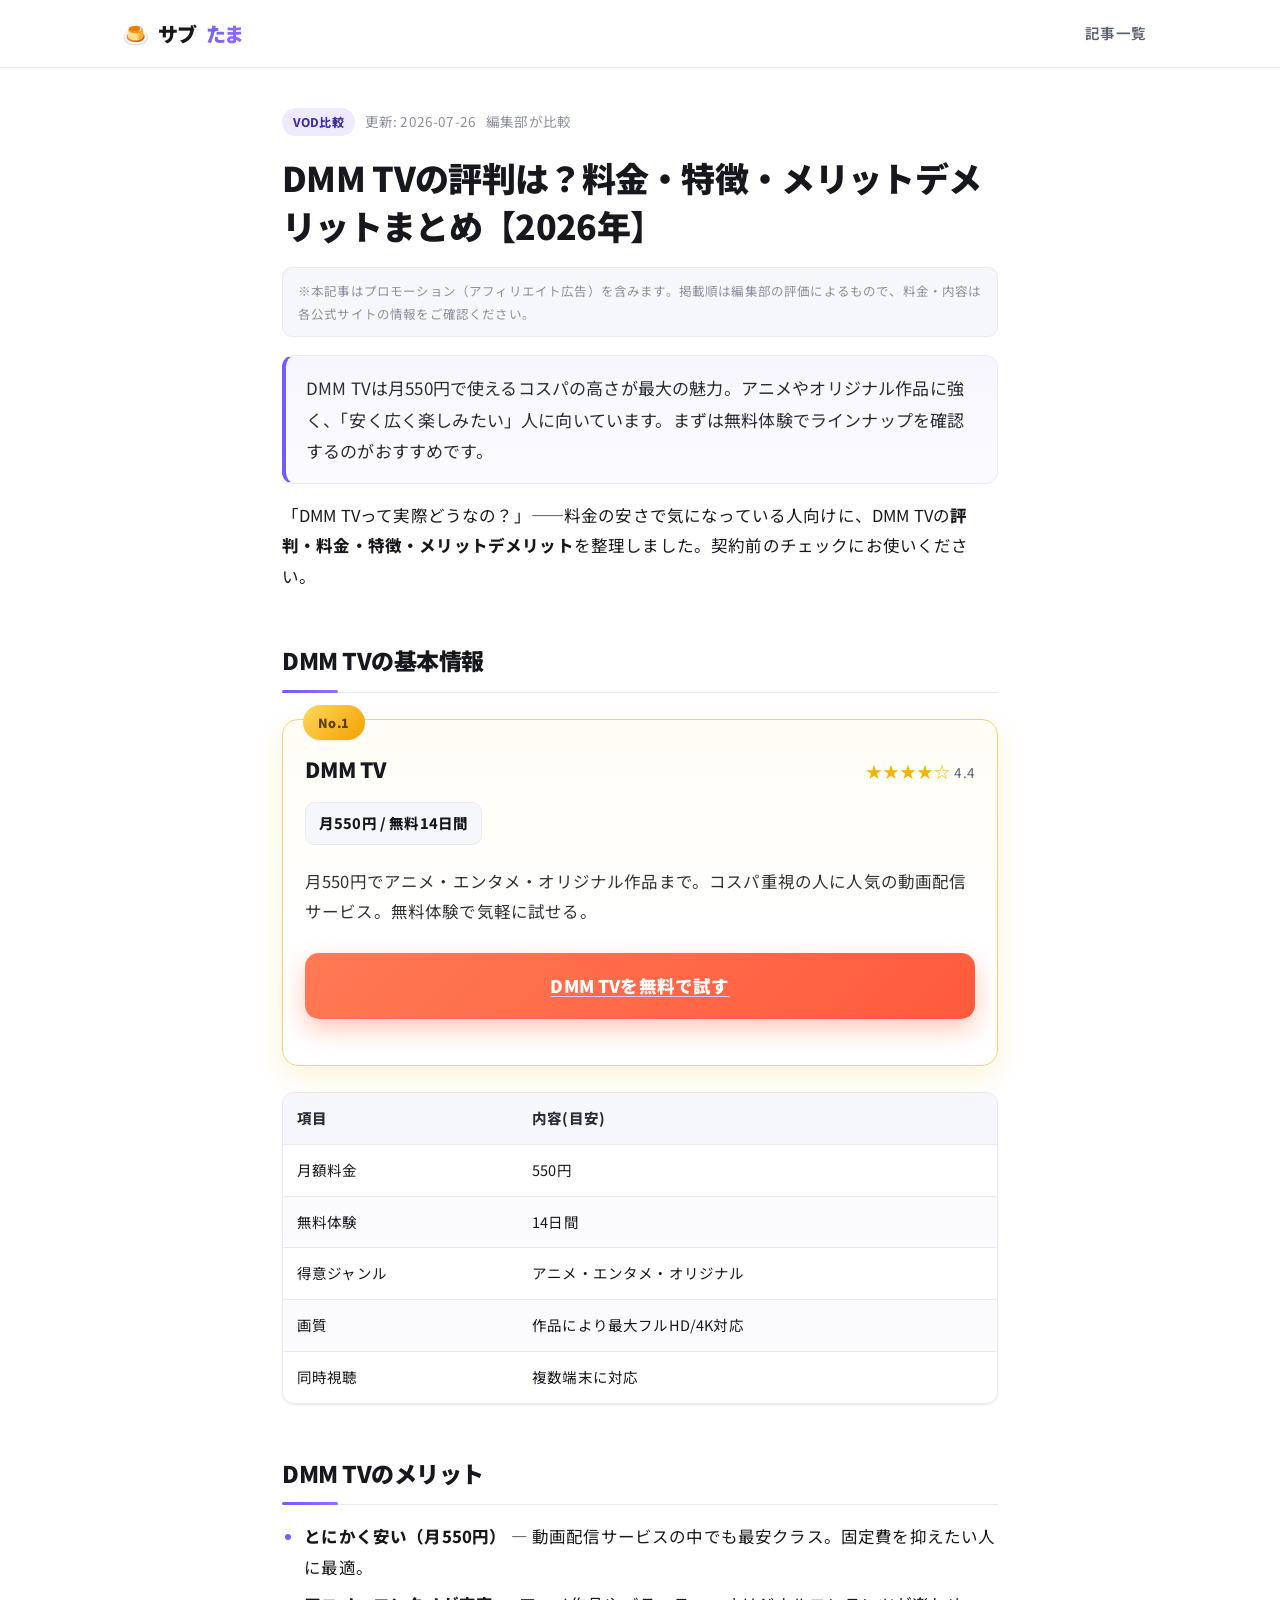
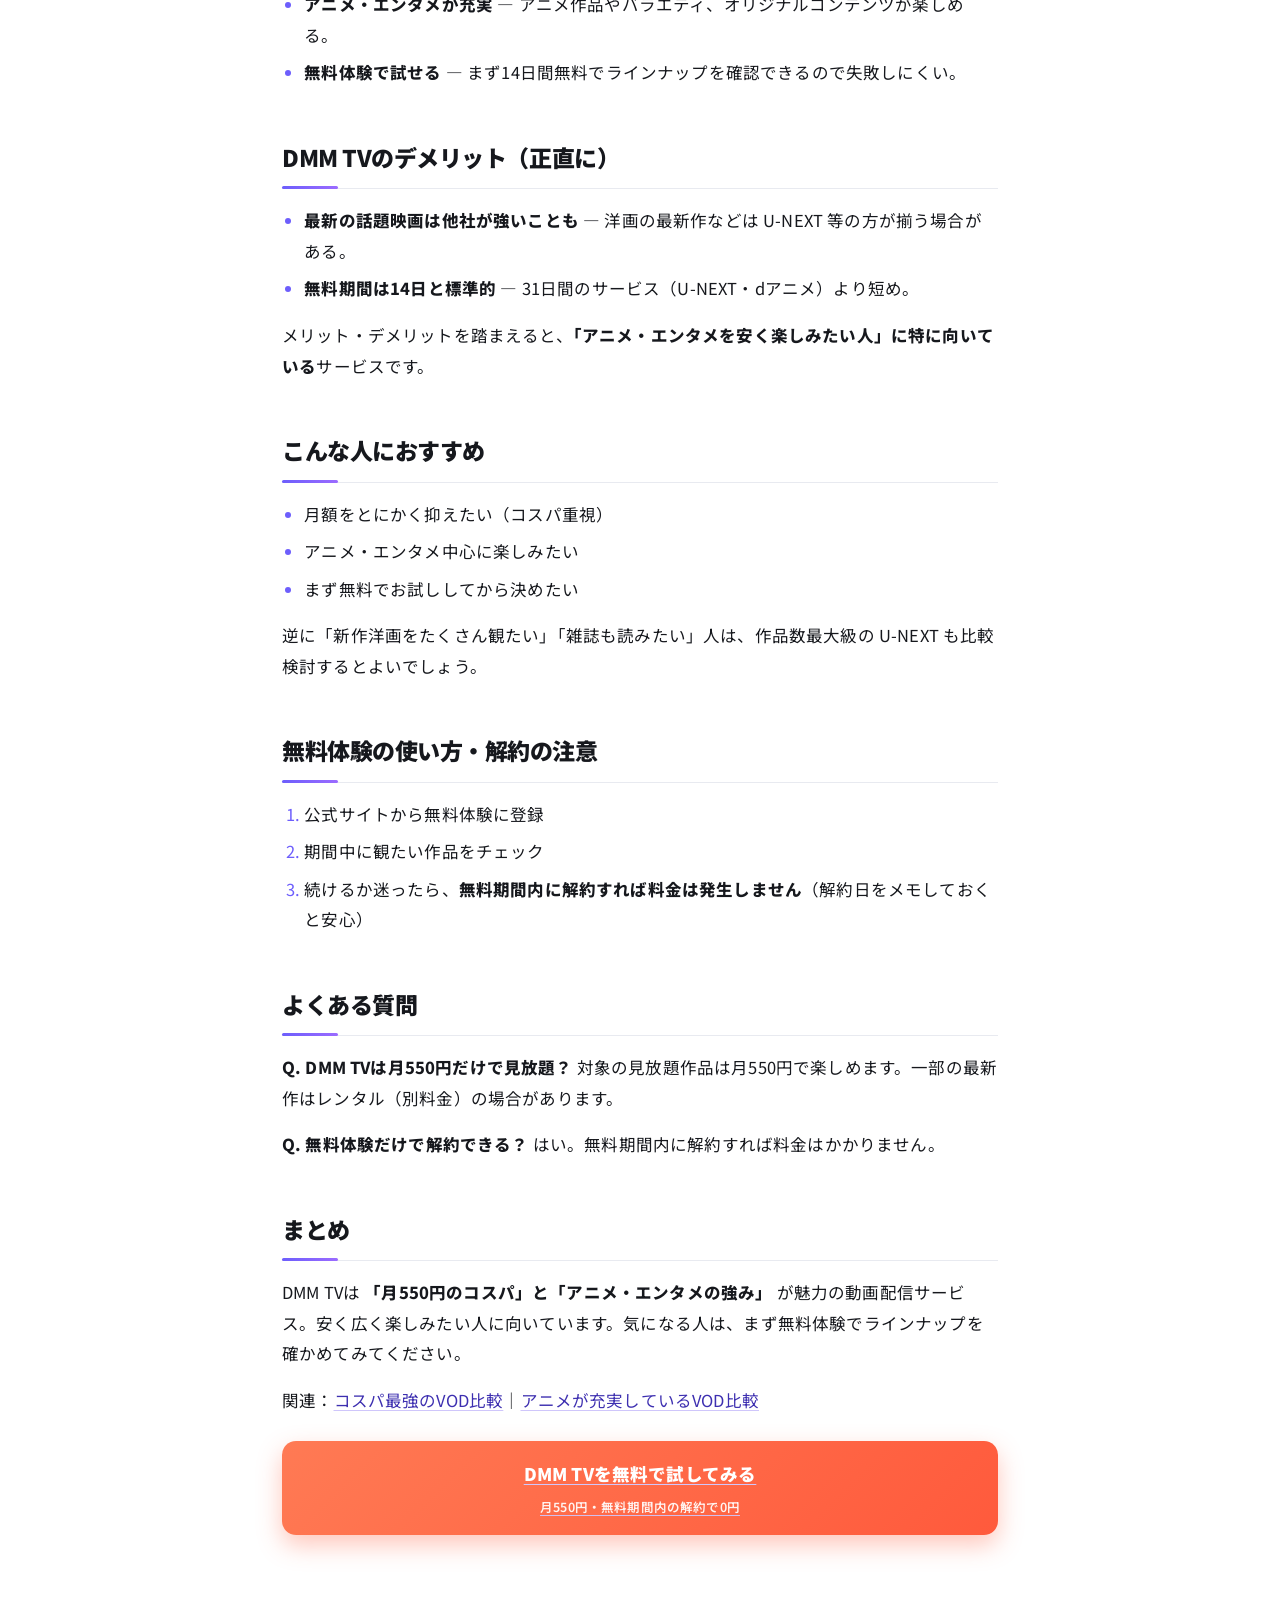
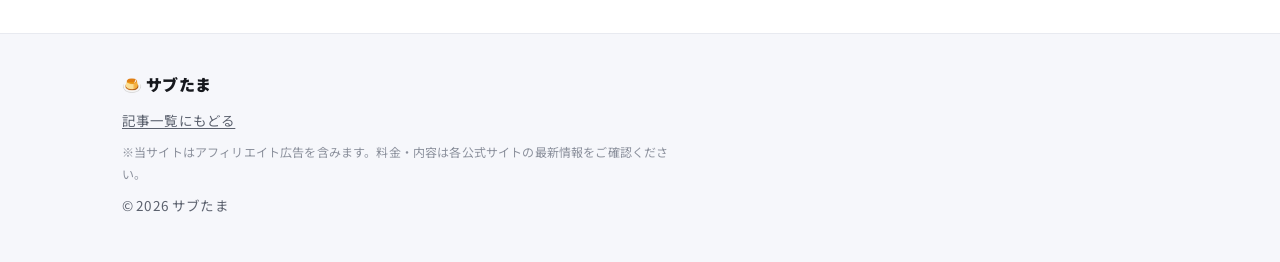
<file: site/articles/dmm-tv-review.html>
<!doctype html>
<html lang="ja">
<head>
<meta charset="utf-8">
<meta name="viewport" content="width=device-width, initial-scale=1">
<title>DMM TVの評判は？料金・特徴・メリットデメリットまとめ【2026年】 | サブたま</title>
<meta name="description" content="DMM TVの評判・料金・特徴をわかりやすくまとめました。月550円で使えるコスパや、アニメ・エンタメの強み、無料体験の使い方、デメリットまで、契約前に知っておきたいポイントを解説します。">
<link rel="canonical" href="https://subtama.github.io/articles/dmm-tv-review.html">
<meta property="og:type" content="article">
<meta property="og:title" content="DMM TVの評判は？料金・特徴・メリットデメリットまとめ【2026年】">
<meta property="og:description" content="DMM TVの評判・料金・特徴をわかりやすくまとめました。月550円で使えるコスパや、アニメ・エンタメの強み、無料体験の使い方、デメリットまで、契約前に知っておきたいポイントを解説します。">
<meta property="og:url" content="https://subtama.github.io/articles/dmm-tv-review.html">
<meta name="theme-color" content="#6d5efc">
<link rel="preconnect" href="https://fonts.googleapis.com">
<link rel="preconnect" href="https://fonts.gstatic.com" crossorigin>
<link href="https://fonts.googleapis.com/css2?family=Noto+Sans+JP:wght@400;500;700;800;900&display=swap" rel="stylesheet">
<link rel="stylesheet" href="../style.css">
<script type="application/ld+json">
{
  "@context": "https://schema.org",
  "@type": "Article",
  "headline": "DMM TVの評判は？料金・特徴・メリットデメリットまとめ【2026年】",
  "description": "DMM TVの評判・料金・特徴をわかりやすくまとめました。月550円で使えるコスパや、アニメ・エンタメの強み、無料体験の使い方、デメリットまで、契約前に知っておきたいポイントを解説します。",
  "datePublished": "2026-07-26",
  "dateModified": "2026-07-26",
  "author": {"@type": "Organization", "name": "サブたま"},
  "publisher": {"@type": "Organization", "name": "サブたま"}
}
</script>
</head>
<body>
<header class="site">
  <div class="wrap">
    <a class="brand" href="../index.html">サブ<em>たま</em></a>
    <nav><a href="../index.html">記事一覧</a></nav>
  </div>
</header>
<main>
  <div class="wrap read">
    <article>
      <div class="meta"><span class="tag">VOD比較</span><span>更新: 2026-07-26</span><span>編集部が比較</span></div>
      <h1>DMM TVの評判は？料金・特徴・メリットデメリットまとめ【2026年】</h1>
      <div class="disclosure">※本記事はプロモーション（アフィリエイト広告）を含みます。掲載順は編集部の評価によるもので、料金・内容は各公式サイトの情報をご確認ください。</div>
      <p class="lead">DMM TVは月550円で使えるコスパの高さが最大の魅力。アニメやオリジナル作品に強く、「安く広く楽しみたい」人に向いています。まずは無料体験でラインナップを確認するのがおすすめです。</p>
<p>「DMM TVって実際どうなの？」——料金の安さで気になっている人向けに、DMM TVの<strong>評判・料金・特徴・メリットデメリット</strong>を整理しました。契約前のチェックにお使いください。</p>
<h2>DMM TVの基本情報</h2>
<div class="rankcard top"><span class="badge g1">No.1</span><div class="rc-head"><span class="rc-name">DMM TV</span><span class="rc-rating"><span class="stars">★★★★☆</span> 4.4</span></div><div class="rc-price">月550円 / 無料14日間</div><p class="rc-blurb">月550円でアニメ・エンタメ・オリジナル作品まで。コスパ重視の人に人気の動画配信サービス。無料体験で気軽に試せる。</p><a class="cta" href="https://tv.dmm.com/" target="_blank" rel="nofollow sponsored">DMM TVを無料で試す</a></div>
<table><thead><tr><th>項目</th><th>内容(目安)</th></tr></thead><tbody>
<tr><td>月額料金</td><td>550円</td></tr>
<tr><td>無料体験</td><td>14日間</td></tr>
<tr><td>得意ジャンル</td><td>アニメ・エンタメ・オリジナル</td></tr>
<tr><td>画質</td><td>作品により最大フルHD/4K対応</td></tr>
<tr><td>同時視聴</td><td>複数端末に対応</td></tr>
</tbody></table>
<h2>DMM TVのメリット</h2>
<ul>
<li><strong>とにかく安い（月550円）</strong> — 動画配信サービスの中でも最安クラス。固定費を抑えたい人に最適。</li>
<li><strong>アニメ・エンタメが充実</strong> — アニメ作品やバラエティ、オリジナルコンテンツが楽しめる。</li>
<li><strong>無料体験で試せる</strong> — まず14日間無料でラインナップを確認できるので失敗しにくい。</li>
</ul>
<h2>DMM TVのデメリット（正直に）</h2>
<ul>
<li><strong>最新の話題映画は他社が強いことも</strong> — 洋画の最新作などは U-NEXT 等の方が揃う場合がある。</li>
<li><strong>無料期間は14日と標準的</strong> — 31日間のサービス（U-NEXT・dアニメ）より短め。</li>
</ul>
<p>メリット・デメリットを踏まえると、<strong>「アニメ・エンタメを安く楽しみたい人」に特に向いている</strong>サービスです。</p>
<h2>こんな人におすすめ</h2>
<ul>
<li>月額をとにかく抑えたい（コスパ重視）</li>
<li>アニメ・エンタメ中心に楽しみたい</li>
<li>まず無料でお試ししてから決めたい</li>
</ul>
<p>逆に「新作洋画をたくさん観たい」「雑誌も読みたい」人は、作品数最大級の U-NEXT も比較検討するとよいでしょう。</p>
<h2>無料体験の使い方・解約の注意</h2>
<ol>
<li>公式サイトから無料体験に登録</li>
<li>期間中に観たい作品をチェック</li>
<li>続けるか迷ったら、<strong>無料期間内に解約すれば料金は発生しません</strong>（解約日をメモしておくと安心）</li>
</ol>
<h2>よくある質問</h2>
<p><strong>Q. DMM TVは月550円だけで見放題？</strong> 対象の見放題作品は月550円で楽しめます。一部の最新作はレンタル（別料金）の場合があります。</p>
<p><strong>Q. 無料体験だけで解約できる？</strong> はい。無料期間内に解約すれば料金はかかりません。</p>
<h2>まとめ</h2>
<p>DMM TVは <strong>「月550円のコスパ」と「アニメ・エンタメの強み」</strong> が魅力の動画配信サービス。安く広く楽しみたい人に向いています。気になる人は、まず無料体験でラインナップを確かめてみてください。</p>
<p>関連：<a href="cospa-vod.html">コスパ最強のVOD比較</a>｜<a href="anime-vod.html">アニメが充実しているVOD比較</a></p>
<a class="cta" href="https://tv.dmm.com/" target="_blank" rel="nofollow sponsored">DMM TVを無料で試してみる<small>月550円・無料期間内の解約で0円</small></a>
    </article>
  </div>
</main>
<footer class="site">
  <div class="wrap">
    <span class="fbrand">🍮 サブたま</span>
    <span><a href="../index.html">記事一覧にもどる</a></span>
    <span class="fnote">※当サイトはアフィリエイト広告を含みます。料金・内容は各公式サイトの最新情報をご確認ください。</span>
    <span>&copy; 2026 サブたま</span>
  </div>
</footer>
</body>
</html>
</file>
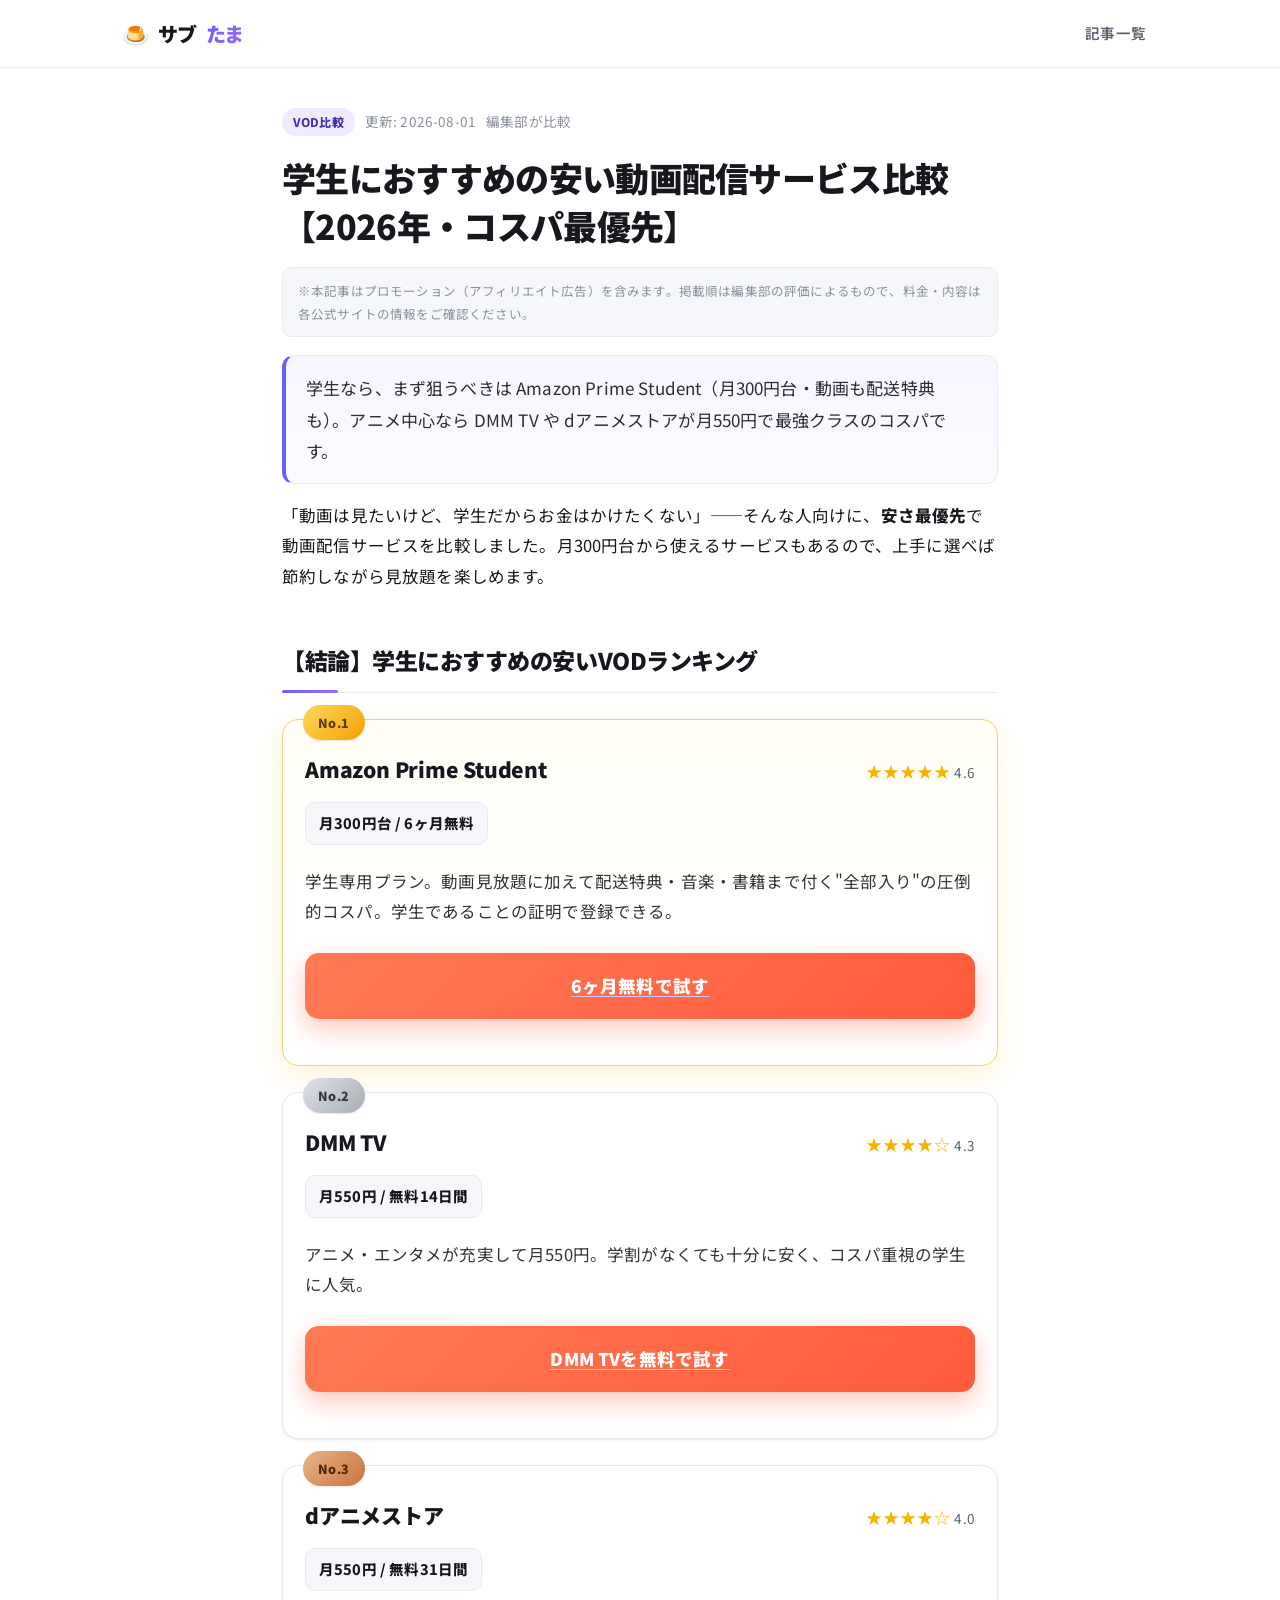
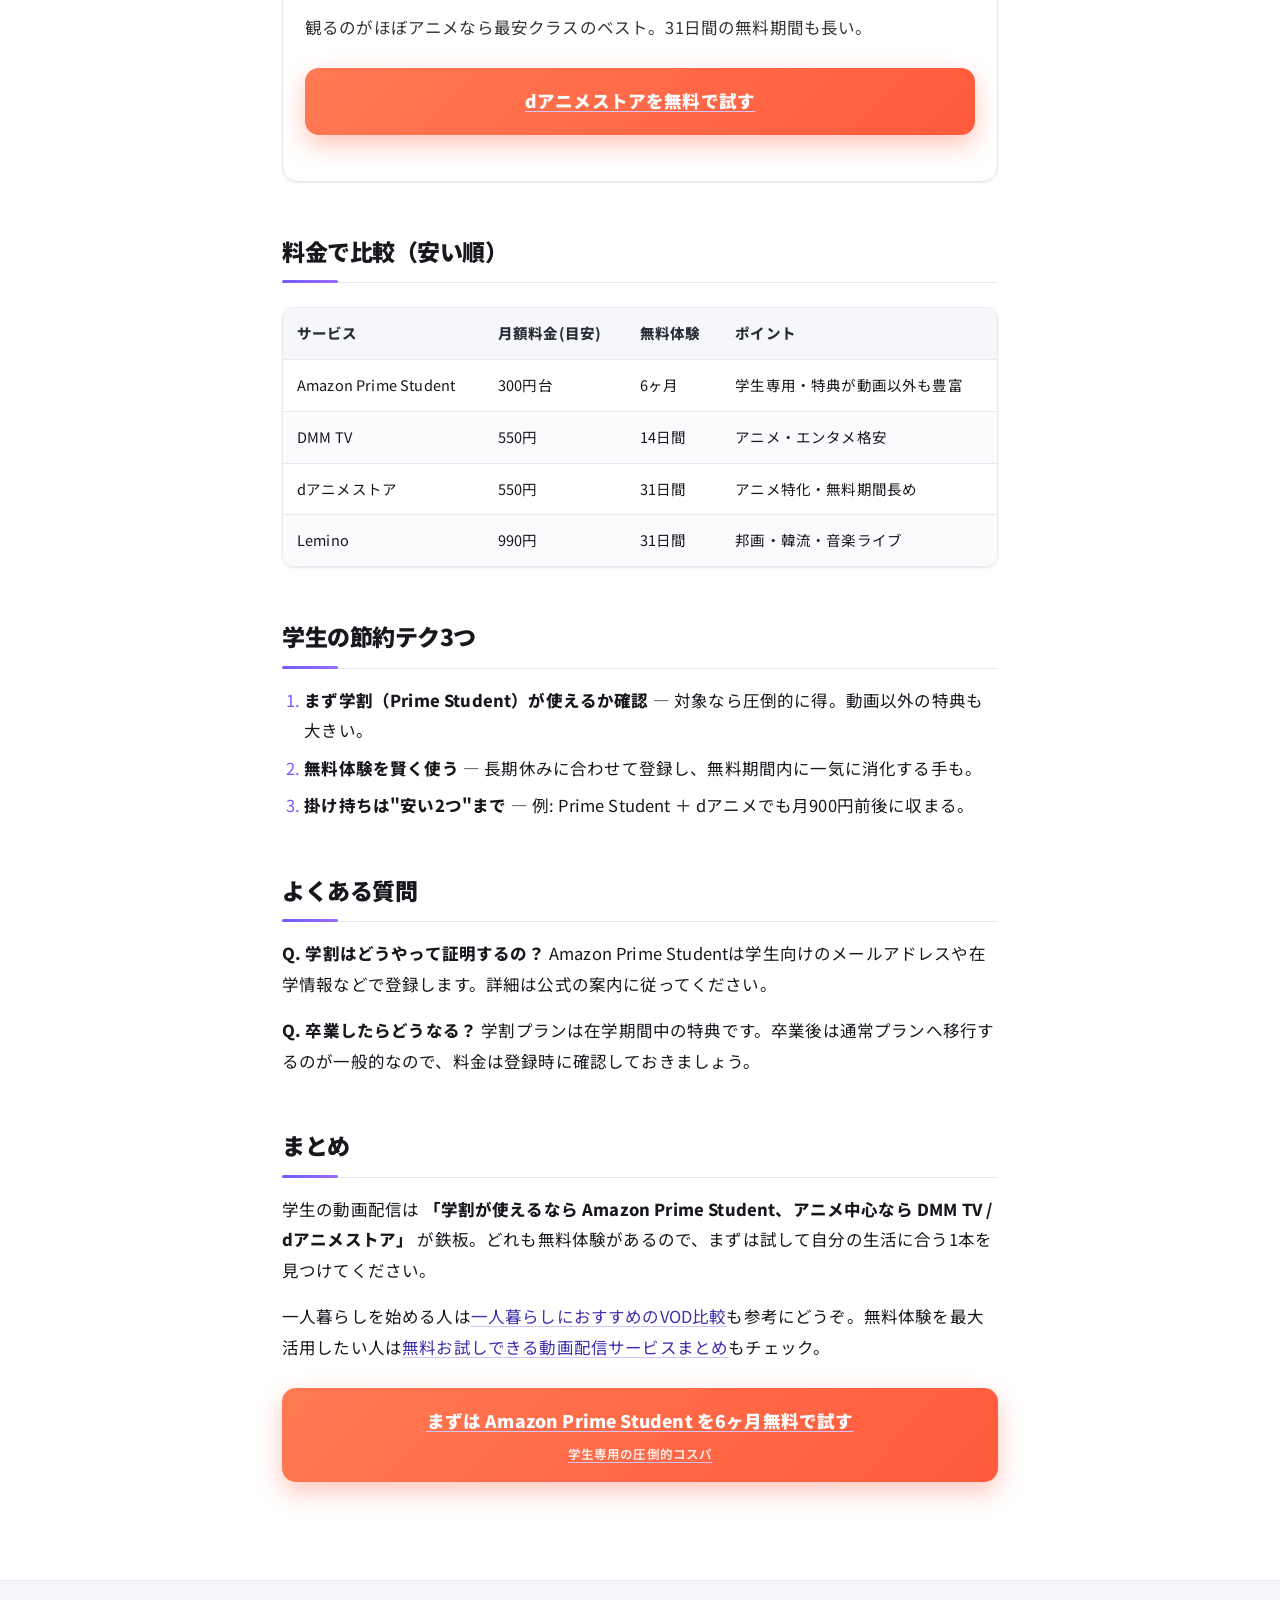
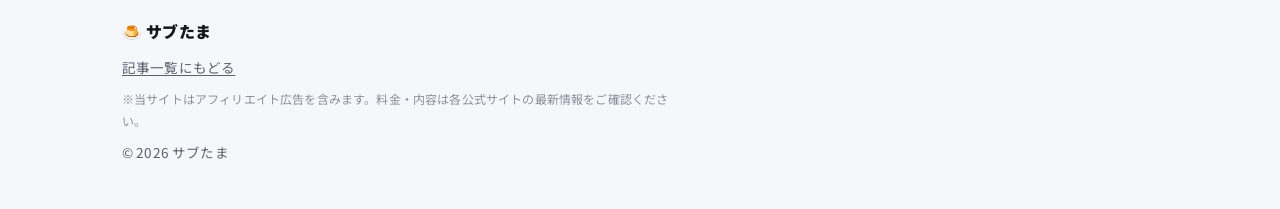
<file: site/articles/gakusei-yasui-vod.html>
<!doctype html>
<html lang="ja">
<head>
<meta charset="utf-8">
<meta name="viewport" content="width=device-width, initial-scale=1">
<title>学生におすすめの安い動画配信サービス比較【2026年・コスパ最優先】 | サブたま</title>
<meta name="description" content="学生向けに「とにかく安い」動画配信サービス（VOD）を比較。月300円台から使える学割・格安サービスを、料金と無料体験でランキング。節約しながら見放題を楽しみたい人へ。">
<link rel="canonical" href="https://subtama.github.io/articles/gakusei-yasui-vod.html">
<meta property="og:type" content="article">
<meta property="og:title" content="学生におすすめの安い動画配信サービス比較【2026年・コスパ最優先】">
<meta property="og:description" content="学生向けに「とにかく安い」動画配信サービス（VOD）を比較。月300円台から使える学割・格安サービスを、料金と無料体験でランキング。節約しながら見放題を楽しみたい人へ。">
<meta property="og:url" content="https://subtama.github.io/articles/gakusei-yasui-vod.html">
<meta name="theme-color" content="#6d5efc">
<link rel="preconnect" href="https://fonts.googleapis.com">
<link rel="preconnect" href="https://fonts.gstatic.com" crossorigin>
<link href="https://fonts.googleapis.com/css2?family=Noto+Sans+JP:wght@400;500;700;800;900&display=swap" rel="stylesheet">
<link rel="stylesheet" href="../style.css">
<script type="application/ld+json">
{
  "@context": "https://schema.org",
  "@type": "Article",
  "headline": "学生におすすめの安い動画配信サービス比較【2026年・コスパ最優先】",
  "description": "学生向けに「とにかく安い」動画配信サービス（VOD）を比較。月300円台から使える学割・格安サービスを、料金と無料体験でランキング。節約しながら見放題を楽しみたい人へ。",
  "datePublished": "2026-08-01",
  "dateModified": "2026-08-01",
  "author": {"@type": "Organization", "name": "サブたま"},
  "publisher": {"@type": "Organization", "name": "サブたま"}
}
</script>
</head>
<body>
<header class="site">
  <div class="wrap">
    <a class="brand" href="../index.html">サブ<em>たま</em></a>
    <nav><a href="../index.html">記事一覧</a></nav>
  </div>
</header>
<main>
  <div class="wrap read">
    <article>
      <div class="meta"><span class="tag">VOD比較</span><span>更新: 2026-08-01</span><span>編集部が比較</span></div>
      <h1>学生におすすめの安い動画配信サービス比較【2026年・コスパ最優先】</h1>
      <div class="disclosure">※本記事はプロモーション（アフィリエイト広告）を含みます。掲載順は編集部の評価によるもので、料金・内容は各公式サイトの情報をご確認ください。</div>
      <p class="lead">学生なら、まず狙うべきは Amazon Prime Student（月300円台・動画も配送特典も）。アニメ中心なら DMM TV や dアニメストアが月550円で最強クラスのコスパです。</p>
<p>「動画は見たいけど、学生だからお金はかけたくない」——そんな人向けに、<strong>安さ最優先</strong>で動画配信サービスを比較しました。月300円台から使えるサービスもあるので、上手に選べば節約しながら見放題を楽しめます。</p>
<h2>【結論】学生におすすめの安いVODランキング</h2>
<div class="rankcard top"><span class="badge g1">No.1</span><div class="rc-head"><span class="rc-name">Amazon Prime Student</span><span class="rc-rating"><span class="stars">★★★★★</span> 4.6</span></div><div class="rc-price">月300円台 / 6ヶ月無料</div><p class="rc-blurb">学生専用プラン。動画見放題に加えて配送特典・音楽・書籍まで付く"全部入り"の圧倒的コスパ。学生であることの証明で登録できる。</p><a class="cta" href="https://www.amazon.co.jp/" target="_blank" rel="nofollow sponsored">6ヶ月無料で試す</a></div>
<div class="rankcard"><span class="badge g2">No.2</span><div class="rc-head"><span class="rc-name">DMM TV</span><span class="rc-rating"><span class="stars">★★★★☆</span> 4.3</span></div><div class="rc-price">月550円 / 無料14日間</div><p class="rc-blurb">アニメ・エンタメが充実して月550円。学割がなくても十分に安く、コスパ重視の学生に人気。</p><a class="cta" href="https://tv.dmm.com/" target="_blank" rel="nofollow sponsored">DMM TVを無料で試す</a></div>
<div class="rankcard"><span class="badge g3">No.3</span><div class="rc-head"><span class="rc-name">dアニメストア</span><span class="rc-rating"><span class="stars">★★★★☆</span> 4.0</span></div><div class="rc-price">月550円 / 無料31日間</div><p class="rc-blurb">観るのがほぼアニメなら最安クラスのベスト。31日間の無料期間も長い。</p><a class="cta" href="https://anime.dmkt-sp.jp/" target="_blank" rel="nofollow sponsored">dアニメストアを無料で試す</a></div>
<h2>料金で比較（安い順）</h2>
<table><thead><tr><th>サービス</th><th>月額料金(目安)</th><th>無料体験</th><th>ポイント</th></tr></thead><tbody>
<tr><td>Amazon Prime Student</td><td>300円台</td><td>6ヶ月</td><td>学生専用・特典が動画以外も豊富</td></tr>
<tr><td>DMM TV</td><td>550円</td><td>14日間</td><td>アニメ・エンタメ格安</td></tr>
<tr><td>dアニメストア</td><td>550円</td><td>31日間</td><td>アニメ特化・無料期間長め</td></tr>
<tr><td>Lemino</td><td>990円</td><td>31日間</td><td>邦画・韓流・音楽ライブ</td></tr>
</tbody></table>
<h2>学生の節約テク3つ</h2>
<ol>
<li><strong>まず学割（Prime Student）が使えるか確認</strong> — 対象なら圧倒的に得。動画以外の特典も大きい。</li>
<li><strong>無料体験を賢く使う</strong> — 長期休みに合わせて登録し、無料期間内に一気に消化する手も。</li>
<li><strong>掛け持ちは"安い2つ"まで</strong> — 例: Prime Student ＋ dアニメでも月900円前後に収まる。</li>
</ol>
<h2>よくある質問</h2>
<p><strong>Q. 学割はどうやって証明するの？</strong> Amazon Prime Studentは学生向けのメールアドレスや在学情報などで登録します。詳細は公式の案内に従ってください。</p>
<p><strong>Q. 卒業したらどうなる？</strong> 学割プランは在学期間中の特典です。卒業後は通常プランへ移行するのが一般的なので、料金は登録時に確認しておきましょう。</p>
<h2>まとめ</h2>
<p>学生の動画配信は <strong>「学割が使えるなら Amazon Prime Student、アニメ中心なら DMM TV / dアニメストア」</strong> が鉄板。どれも無料体験があるので、まずは試して自分の生活に合う1本を見つけてください。</p>
<p>一人暮らしを始める人は<a href="hitorigurashi-vod.html">一人暮らしにおすすめのVOD比較</a>も参考にどうぞ。無料体験を最大活用したい人は<a href="muryo-otameshi-vod.html">無料お試しできる動画配信サービスまとめ</a>もチェック。</p>
<a class="cta" href="https://www.amazon.co.jp/" target="_blank" rel="nofollow sponsored">まずは Amazon Prime Student を6ヶ月無料で試す<small>学生専用の圧倒的コスパ</small></a>
    </article>
  </div>
</main>
<footer class="site">
  <div class="wrap">
    <span class="fbrand">🍮 サブたま</span>
    <span><a href="../index.html">記事一覧にもどる</a></span>
    <span class="fnote">※当サイトはアフィリエイト広告を含みます。料金・内容は各公式サイトの最新情報をご確認ください。</span>
    <span>&copy; 2026 サブたま</span>
  </div>
</footer>
</body>
</html>
</file>
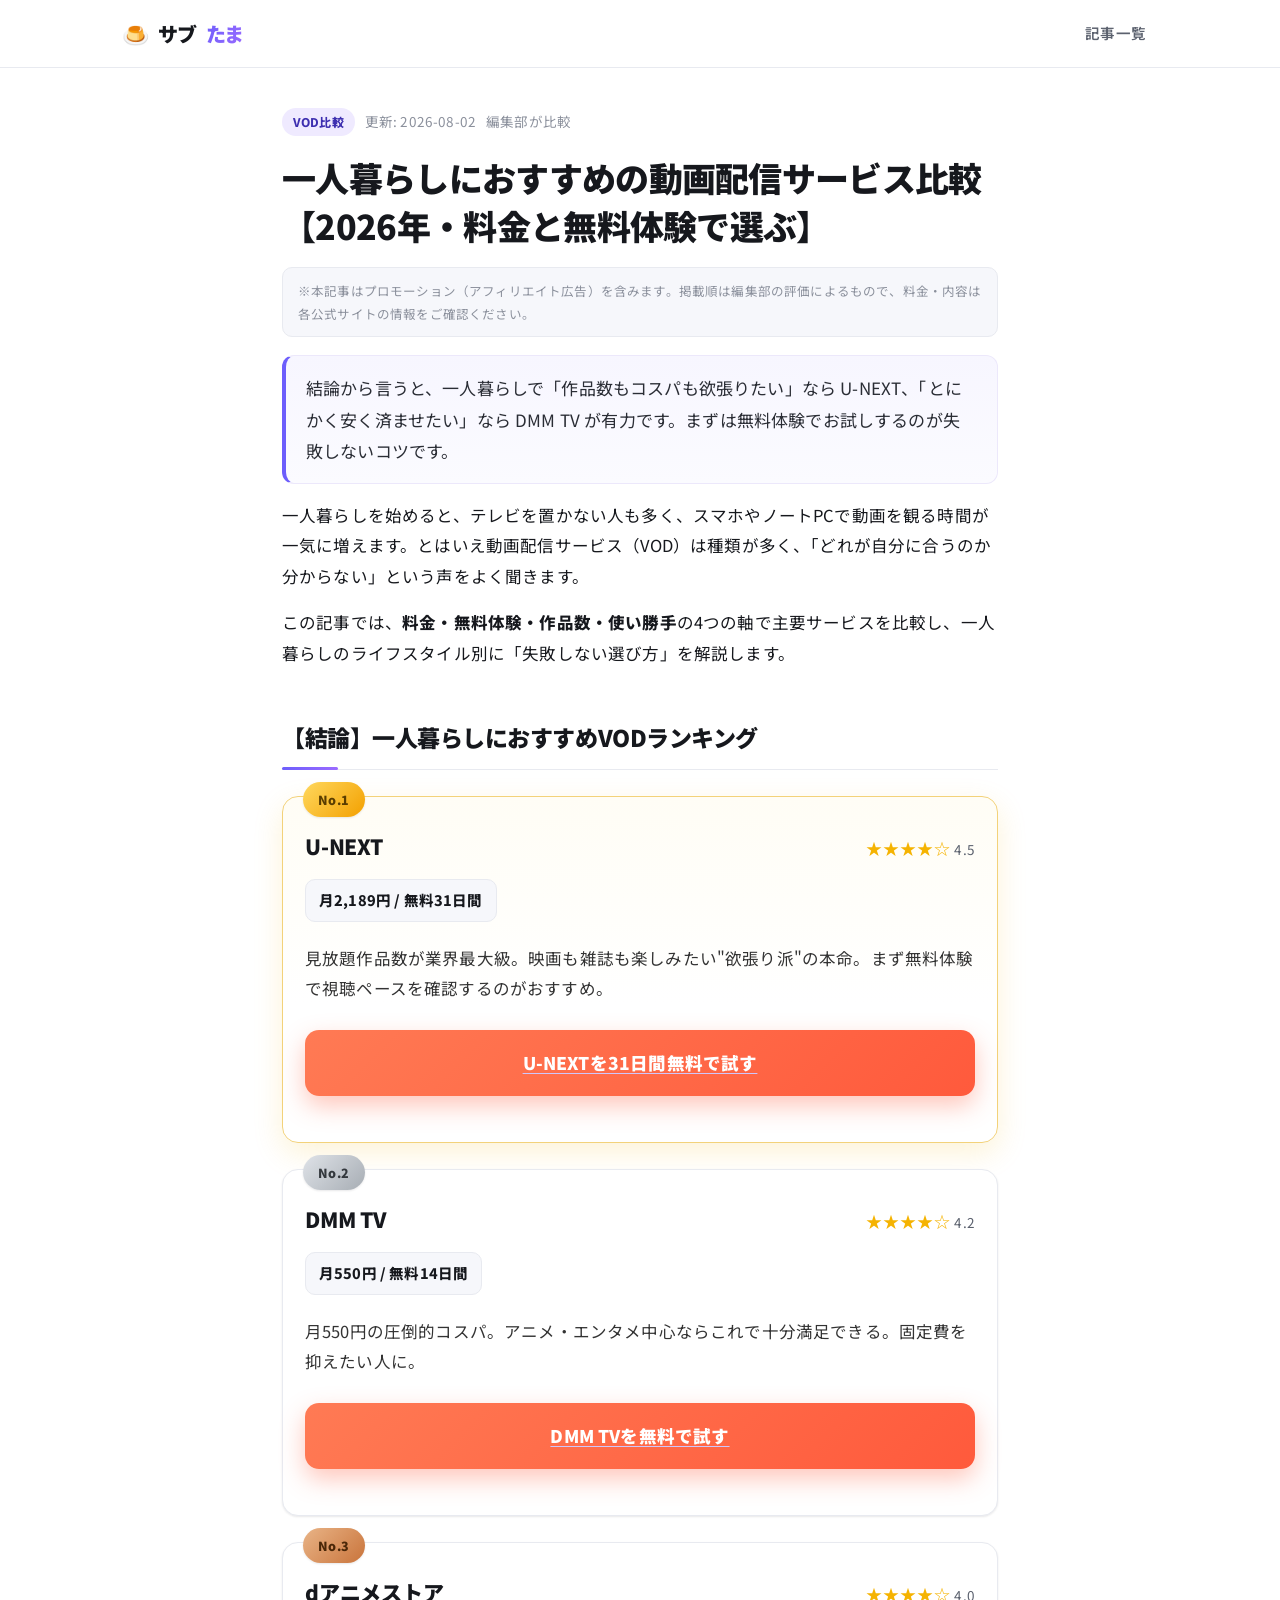
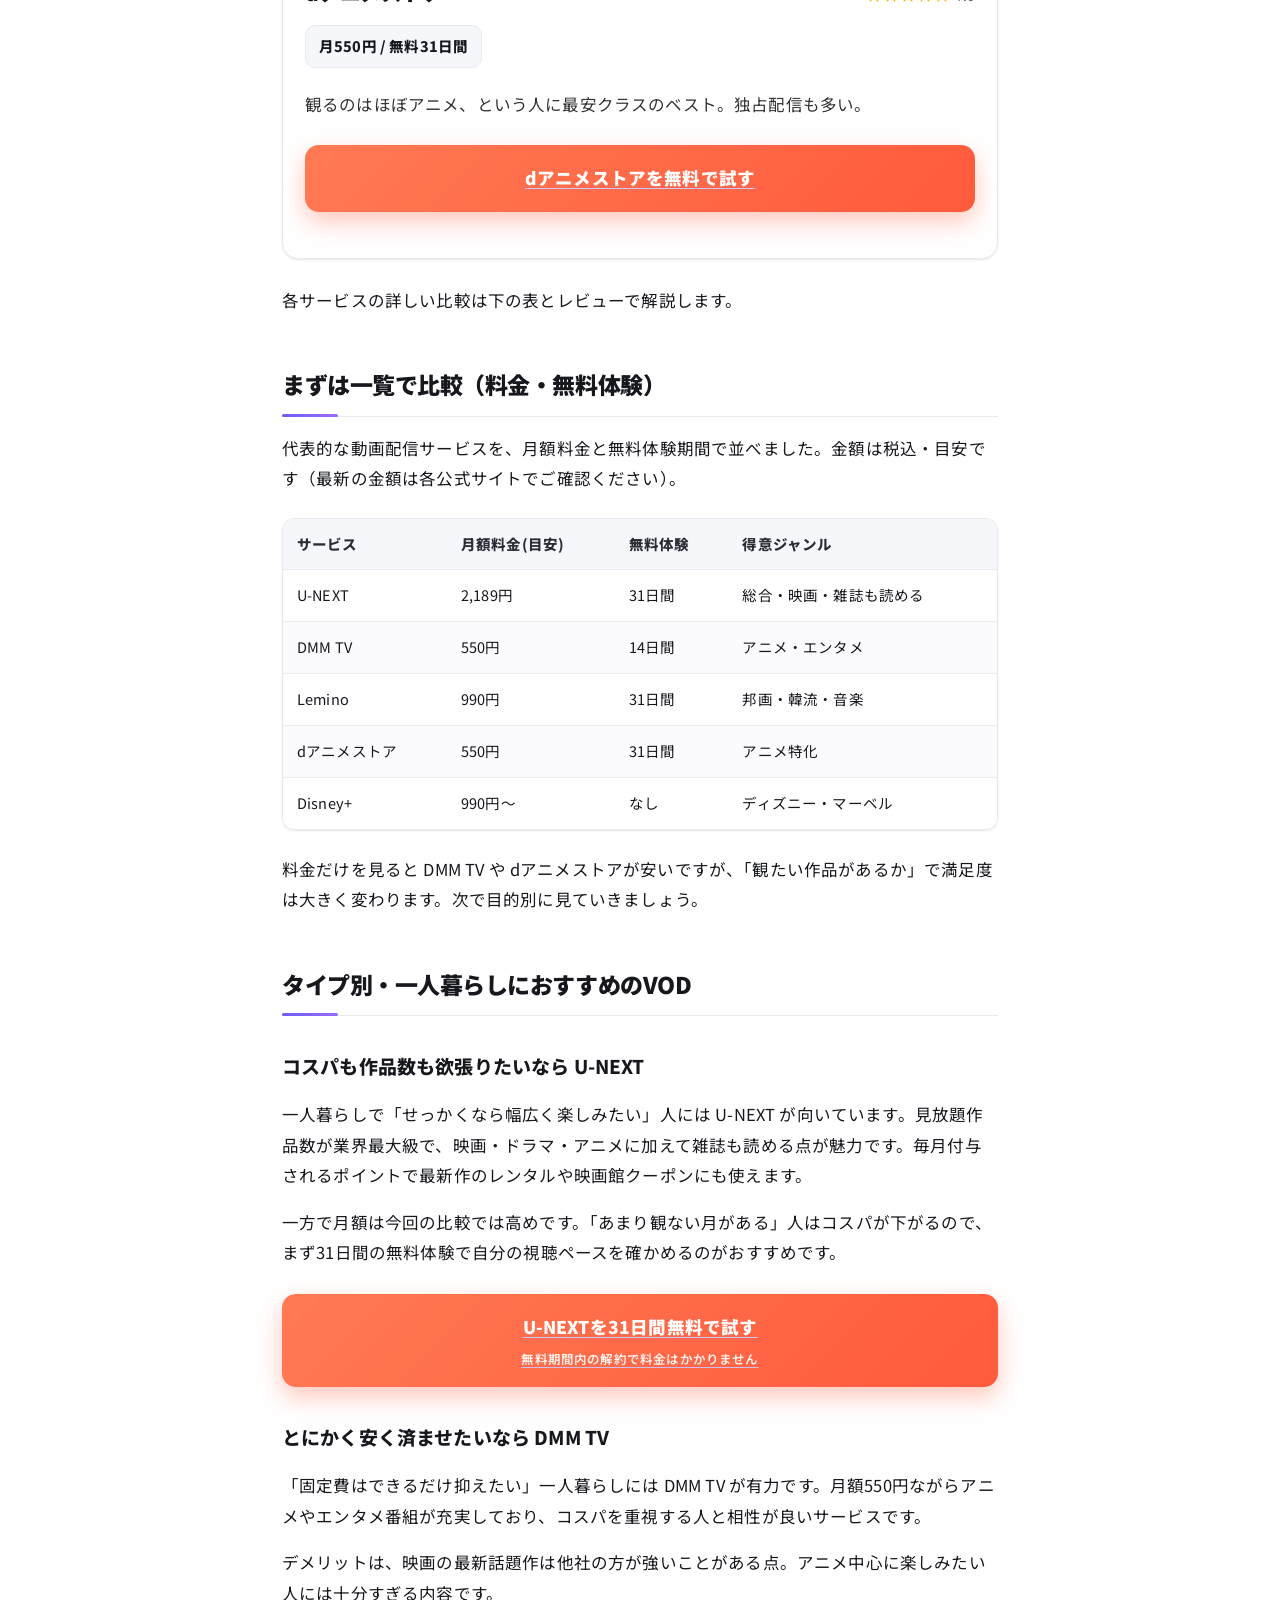
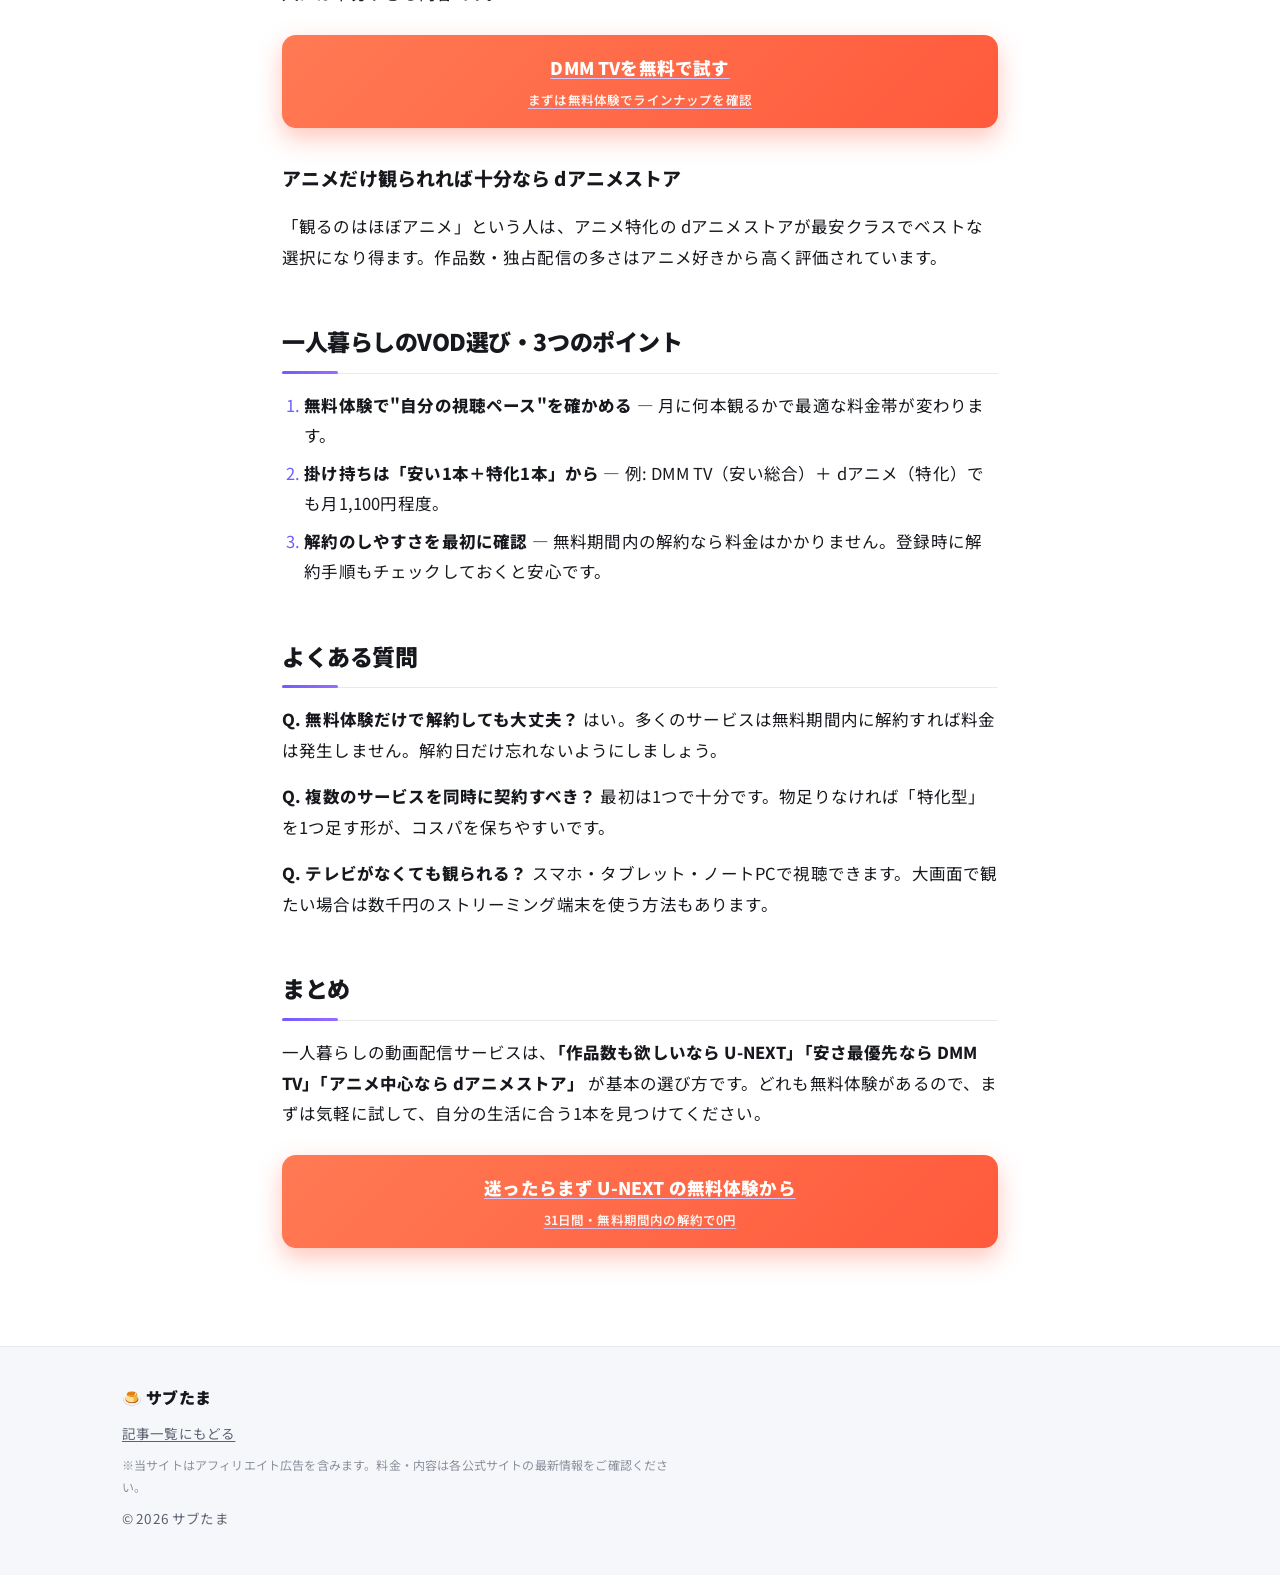
<file: site/articles/hitorigurashi-vod.html>
<!doctype html>
<html lang="ja">
<head>
<meta charset="utf-8">
<meta name="viewport" content="width=device-width, initial-scale=1">
<title>一人暮らしにおすすめの動画配信サービス比較【2026年・料金と無料体験で選ぶ】 | サブたま</title>
<meta name="description" content="一人暮らしにぴったりの動画配信サービス（VOD）を、月額料金・無料体験・作品数・使い勝手で比較。コスパ重視の人向けに、失敗しない選び方をわかりやすく解説します。">
<link rel="canonical" href="https://subtama.github.io/articles/hitorigurashi-vod.html">
<meta property="og:type" content="article">
<meta property="og:title" content="一人暮らしにおすすめの動画配信サービス比較【2026年・料金と無料体験で選ぶ】">
<meta property="og:description" content="一人暮らしにぴったりの動画配信サービス（VOD）を、月額料金・無料体験・作品数・使い勝手で比較。コスパ重視の人向けに、失敗しない選び方をわかりやすく解説します。">
<meta property="og:url" content="https://subtama.github.io/articles/hitorigurashi-vod.html">
<meta name="theme-color" content="#6d5efc">
<link rel="preconnect" href="https://fonts.googleapis.com">
<link rel="preconnect" href="https://fonts.gstatic.com" crossorigin>
<link href="https://fonts.googleapis.com/css2?family=Noto+Sans+JP:wght@400;500;700;800;900&display=swap" rel="stylesheet">
<link rel="stylesheet" href="../style.css">
<script type="application/ld+json">
{
  "@context": "https://schema.org",
  "@type": "Article",
  "headline": "一人暮らしにおすすめの動画配信サービス比較【2026年・料金と無料体験で選ぶ】",
  "description": "一人暮らしにぴったりの動画配信サービス（VOD）を、月額料金・無料体験・作品数・使い勝手で比較。コスパ重視の人向けに、失敗しない選び方をわかりやすく解説します。",
  "datePublished": "2026-08-02",
  "dateModified": "2026-08-02",
  "author": {"@type": "Organization", "name": "サブたま"},
  "publisher": {"@type": "Organization", "name": "サブたま"}
}
</script>
</head>
<body>
<header class="site">
  <div class="wrap">
    <a class="brand" href="../index.html">サブ<em>たま</em></a>
    <nav><a href="../index.html">記事一覧</a></nav>
  </div>
</header>
<main>
  <div class="wrap read">
    <article>
      <div class="meta"><span class="tag">VOD比較</span><span>更新: 2026-08-02</span><span>編集部が比較</span></div>
      <h1>一人暮らしにおすすめの動画配信サービス比較【2026年・料金と無料体験で選ぶ】</h1>
      <div class="disclosure">※本記事はプロモーション（アフィリエイト広告）を含みます。掲載順は編集部の評価によるもので、料金・内容は各公式サイトの情報をご確認ください。</div>
      <p class="lead">結論から言うと、一人暮らしで「作品数もコスパも欲張りたい」なら U-NEXT、「とにかく安く済ませたい」なら DMM TV が有力です。まずは無料体験でお試しするのが失敗しないコツです。</p>
<p>一人暮らしを始めると、テレビを置かない人も多く、スマホやノートPCで動画を観る時間が一気に増えます。とはいえ動画配信サービス（VOD）は種類が多く、「どれが自分に合うのか分からない」という声をよく聞きます。</p>
<p>この記事では、<strong>料金・無料体験・作品数・使い勝手</strong>の4つの軸で主要サービスを比較し、一人暮らしのライフスタイル別に「失敗しない選び方」を解説します。</p>
<h2>【結論】一人暮らしにおすすめVODランキング</h2>
<div class="rankcard top"><span class="badge g1">No.1</span><div class="rc-head"><span class="rc-name">U-NEXT</span><span class="rc-rating"><span class="stars">★★★★☆</span> 4.5</span></div><div class="rc-price">月2,189円 / 無料31日間</div><p class="rc-blurb">見放題作品数が業界最大級。映画も雑誌も楽しみたい"欲張り派"の本命。まず無料体験で視聴ペースを確認するのがおすすめ。</p><a class="cta" href="https://video.unext.jp/" target="_blank" rel="nofollow sponsored">U-NEXTを31日間無料で試す</a></div>
<div class="rankcard"><span class="badge g2">No.2</span><div class="rc-head"><span class="rc-name">DMM TV</span><span class="rc-rating"><span class="stars">★★★★☆</span> 4.2</span></div><div class="rc-price">月550円 / 無料14日間</div><p class="rc-blurb">月550円の圧倒的コスパ。アニメ・エンタメ中心ならこれで十分満足できる。固定費を抑えたい人に。</p><a class="cta" href="https://tv.dmm.com/" target="_blank" rel="nofollow sponsored">DMM TVを無料で試す</a></div>
<div class="rankcard"><span class="badge g3">No.3</span><div class="rc-head"><span class="rc-name">dアニメストア</span><span class="rc-rating"><span class="stars">★★★★☆</span> 4.0</span></div><div class="rc-price">月550円 / 無料31日間</div><p class="rc-blurb">観るのはほぼアニメ、という人に最安クラスのベスト。独占配信も多い。</p><a class="cta" href="https://anime.dmkt-sp.jp/" target="_blank" rel="nofollow sponsored">dアニメストアを無料で試す</a></div>
<p>各サービスの詳しい比較は下の表とレビューで解説します。</p>
<h2>まずは一覧で比較（料金・無料体験）</h2>
<p>代表的な動画配信サービスを、月額料金と無料体験期間で並べました。金額は税込・目安です（最新の金額は各公式サイトでご確認ください）。</p>
<table><thead><tr><th>サービス</th><th>月額料金(目安)</th><th>無料体験</th><th>得意ジャンル</th></tr></thead><tbody>
<tr><td>U-NEXT</td><td>2,189円</td><td>31日間</td><td>総合・映画・雑誌も読める</td></tr>
<tr><td>DMM TV</td><td>550円</td><td>14日間</td><td>アニメ・エンタメ</td></tr>
<tr><td>Lemino</td><td>990円</td><td>31日間</td><td>邦画・韓流・音楽</td></tr>
<tr><td>dアニメストア</td><td>550円</td><td>31日間</td><td>アニメ特化</td></tr>
<tr><td>Disney+</td><td>990円〜</td><td>なし</td><td>ディズニー・マーベル</td></tr>
</tbody></table>
<p>料金だけを見ると DMM TV や dアニメストアが安いですが、「観たい作品があるか」で満足度は大きく変わります。次で目的別に見ていきましょう。</p>
<h2>タイプ別・一人暮らしにおすすめのVOD</h2>
<h3>コスパも作品数も欲張りたいなら U-NEXT</h3>
<p>一人暮らしで「せっかくなら幅広く楽しみたい」人には U-NEXT が向いています。見放題作品数が業界最大級で、映画・ドラマ・アニメに加えて雑誌も読める点が魅力です。毎月付与されるポイントで最新作のレンタルや映画館クーポンにも使えます。</p>
<p>一方で月額は今回の比較では高めです。「あまり観ない月がある」人はコスパが下がるので、まず31日間の無料体験で自分の視聴ペースを確かめるのがおすすめです。</p>
<a class="cta" href="https://video.unext.jp/" target="_blank" rel="nofollow sponsored">U-NEXTを31日間無料で試す<small>無料期間内の解約で料金はかかりません</small></a>
<h3>とにかく安く済ませたいなら DMM TV</h3>
<p>「固定費はできるだけ抑えたい」一人暮らしには DMM TV が有力です。月額550円ながらアニメやエンタメ番組が充実しており、コスパを重視する人と相性が良いサービスです。</p>
<p>デメリットは、映画の最新話題作は他社の方が強いことがある点。アニメ中心に楽しみたい人には十分すぎる内容です。</p>
<a class="cta" href="https://tv.dmm.com/" target="_blank" rel="nofollow sponsored">DMM TVを無料で試す<small>まずは無料体験でラインナップを確認</small></a>
<h3>アニメだけ観られれば十分なら dアニメストア</h3>
<p>「観るのはほぼアニメ」という人は、アニメ特化の dアニメストアが最安クラスでベストな選択になり得ます。作品数・独占配信の多さはアニメ好きから高く評価されています。</p>
<h2>一人暮らしのVOD選び・3つのポイント</h2>
<ol>
<li><strong>無料体験で"自分の視聴ペース"を確かめる</strong> — 月に何本観るかで最適な料金帯が変わります。</li>
<li><strong>掛け持ちは「安い1本＋特化1本」から</strong> — 例: DMM TV（安い総合）＋ dアニメ（特化）でも月1,100円程度。</li>
<li><strong>解約のしやすさを最初に確認</strong> — 無料期間内の解約なら料金はかかりません。登録時に解約手順もチェックしておくと安心です。</li>
</ol>
<h2>よくある質問</h2>
<p><strong>Q. 無料体験だけで解約しても大丈夫？</strong> はい。多くのサービスは無料期間内に解約すれば料金は発生しません。解約日だけ忘れないようにしましょう。</p>
<p><strong>Q. 複数のサービスを同時に契約すべき？</strong> 最初は1つで十分です。物足りなければ「特化型」を1つ足す形が、コスパを保ちやすいです。</p>
<p><strong>Q. テレビがなくても観られる？</strong> スマホ・タブレット・ノートPCで視聴できます。大画面で観たい場合は数千円のストリーミング端末を使う方法もあります。</p>
<h2>まとめ</h2>
<p>一人暮らしの動画配信サービスは、<strong>「作品数も欲しいなら U-NEXT」「安さ最優先なら DMM TV」「アニメ中心なら dアニメストア」</strong> が基本の選び方です。どれも無料体験があるので、まずは気軽に試して、自分の生活に合う1本を見つけてください。</p>
<a class="cta" href="https://video.unext.jp/" target="_blank" rel="nofollow sponsored">迷ったらまず U-NEXT の無料体験から<small>31日間・無料期間内の解約で0円</small></a>
    </article>
  </div>
</main>
<footer class="site">
  <div class="wrap">
    <span class="fbrand">🍮 サブたま</span>
    <span><a href="../index.html">記事一覧にもどる</a></span>
    <span class="fnote">※当サイトはアフィリエイト広告を含みます。料金・内容は各公式サイトの最新情報をご確認ください。</span>
    <span>&copy; 2026 サブたま</span>
  </div>
</footer>
</body>
</html>
</file>
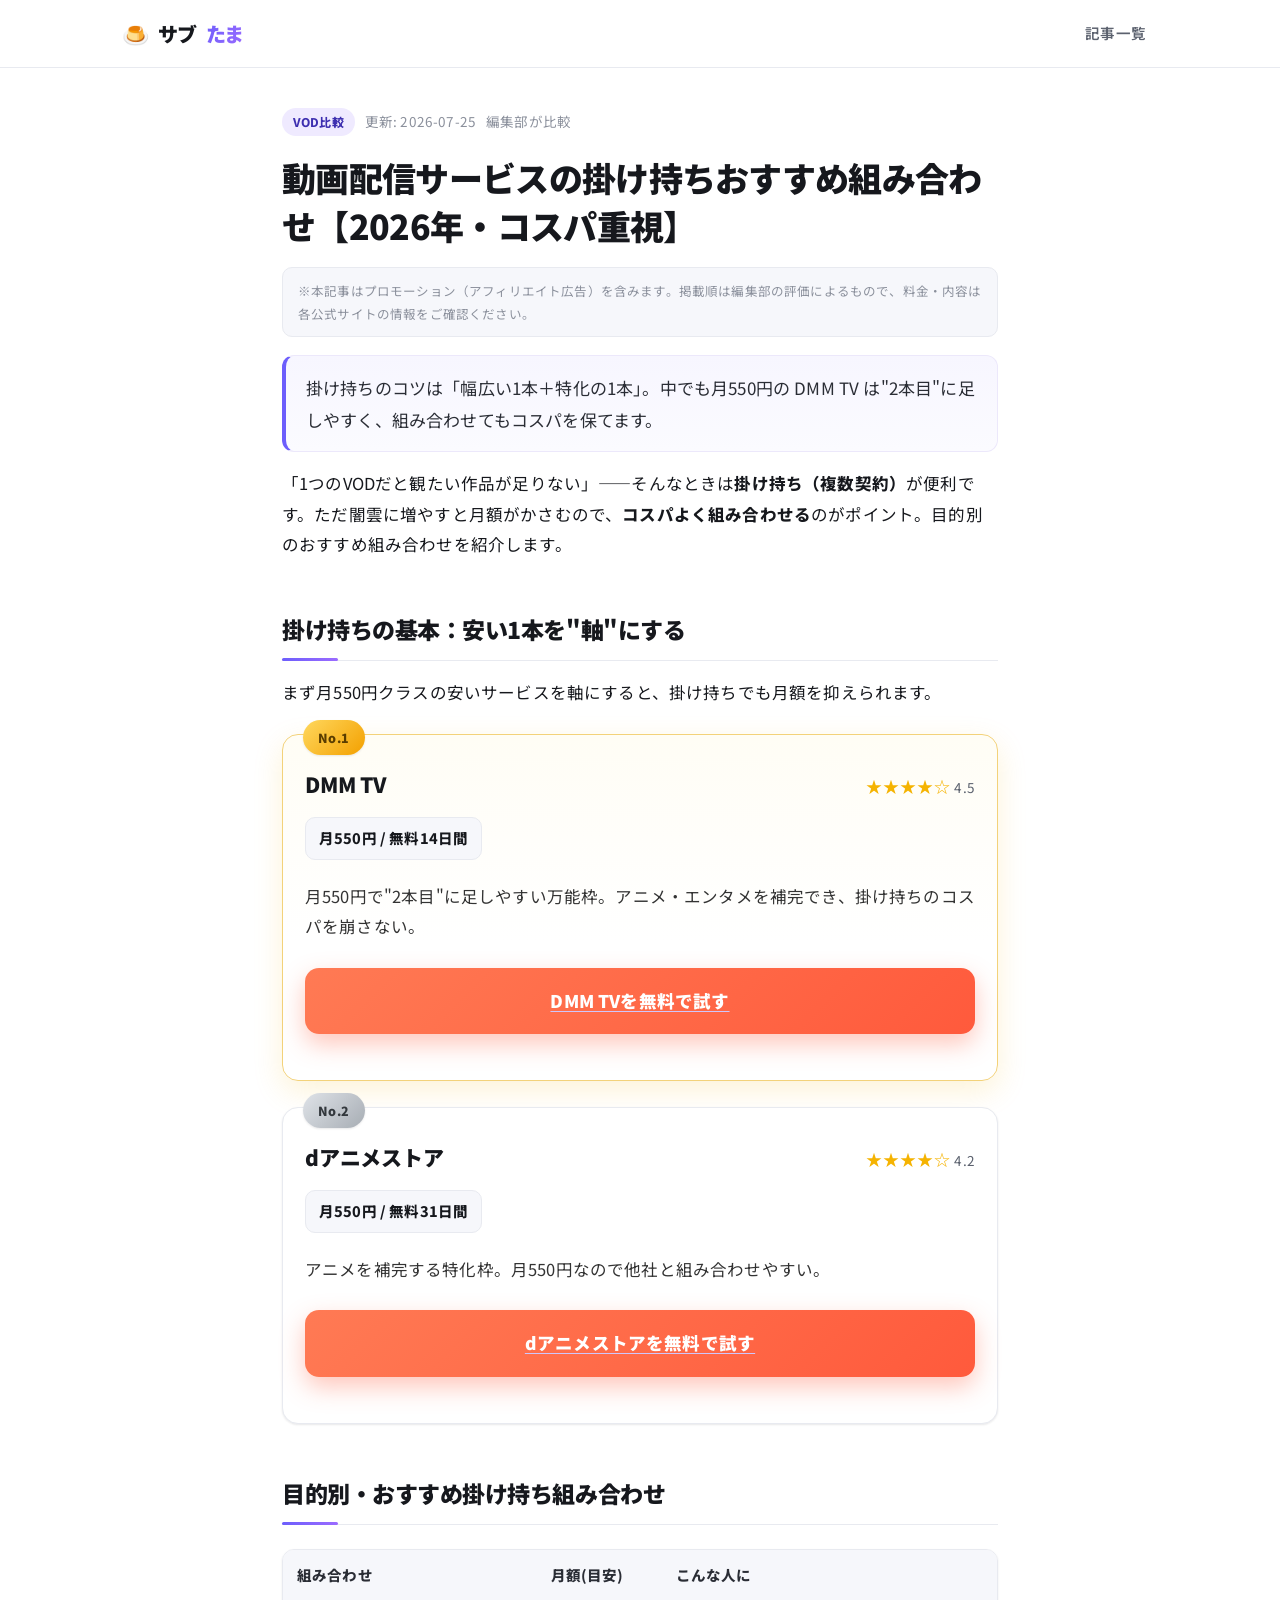
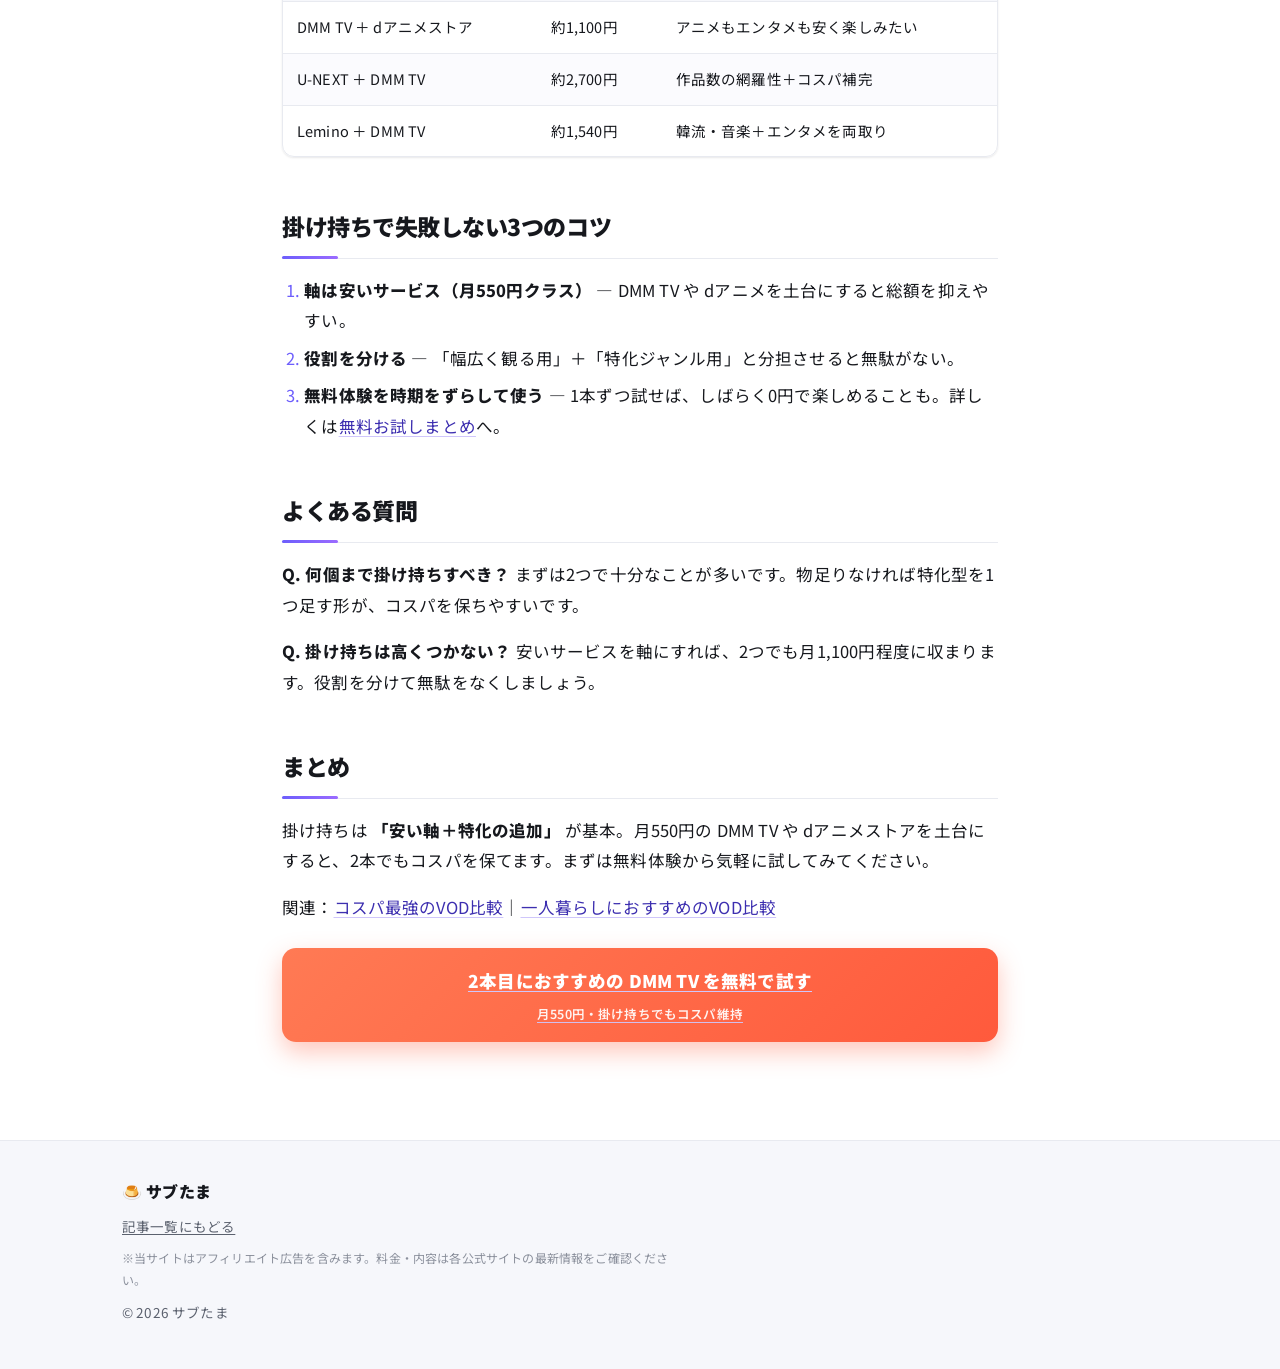
<file: site/articles/kakemochi-vod.html>
<!doctype html>
<html lang="ja">
<head>
<meta charset="utf-8">
<meta name="viewport" content="width=device-width, initial-scale=1">
<title>動画配信サービスの掛け持ちおすすめ組み合わせ【2026年・コスパ重視】 | サブたま</title>
<meta name="description" content="動画配信サービス（VOD）の掛け持ちにおすすめの組み合わせを、コスパ重視で紹介。2つ契約しても月額を抑えるコツや、目的別のベストな組み合わせをわかりやすく解説します。">
<link rel="canonical" href="https://subtama.github.io/articles/kakemochi-vod.html">
<meta property="og:type" content="article">
<meta property="og:title" content="動画配信サービスの掛け持ちおすすめ組み合わせ【2026年・コスパ重視】">
<meta property="og:description" content="動画配信サービス（VOD）の掛け持ちにおすすめの組み合わせを、コスパ重視で紹介。2つ契約しても月額を抑えるコツや、目的別のベストな組み合わせをわかりやすく解説します。">
<meta property="og:url" content="https://subtama.github.io/articles/kakemochi-vod.html">
<meta name="theme-color" content="#6d5efc">
<link rel="preconnect" href="https://fonts.googleapis.com">
<link rel="preconnect" href="https://fonts.gstatic.com" crossorigin>
<link href="https://fonts.googleapis.com/css2?family=Noto+Sans+JP:wght@400;500;700;800;900&display=swap" rel="stylesheet">
<link rel="stylesheet" href="../style.css">
<script type="application/ld+json">
{
  "@context": "https://schema.org",
  "@type": "Article",
  "headline": "動画配信サービスの掛け持ちおすすめ組み合わせ【2026年・コスパ重視】",
  "description": "動画配信サービス（VOD）の掛け持ちにおすすめの組み合わせを、コスパ重視で紹介。2つ契約しても月額を抑えるコツや、目的別のベストな組み合わせをわかりやすく解説します。",
  "datePublished": "2026-07-25",
  "dateModified": "2026-07-25",
  "author": {"@type": "Organization", "name": "サブたま"},
  "publisher": {"@type": "Organization", "name": "サブたま"}
}
</script>
</head>
<body>
<header class="site">
  <div class="wrap">
    <a class="brand" href="../index.html">サブ<em>たま</em></a>
    <nav><a href="../index.html">記事一覧</a></nav>
  </div>
</header>
<main>
  <div class="wrap read">
    <article>
      <div class="meta"><span class="tag">VOD比較</span><span>更新: 2026-07-25</span><span>編集部が比較</span></div>
      <h1>動画配信サービスの掛け持ちおすすめ組み合わせ【2026年・コスパ重視】</h1>
      <div class="disclosure">※本記事はプロモーション（アフィリエイト広告）を含みます。掲載順は編集部の評価によるもので、料金・内容は各公式サイトの情報をご確認ください。</div>
      <p class="lead">掛け持ちのコツは「幅広い1本＋特化の1本」。中でも月550円の DMM TV は"2本目"に足しやすく、組み合わせてもコスパを保てます。</p>
<p>「1つのVODだと観たい作品が足りない」——そんなときは<strong>掛け持ち（複数契約）</strong>が便利です。ただ闇雲に増やすと月額がかさむので、<strong>コスパよく組み合わせる</strong>のがポイント。目的別のおすすめ組み合わせを紹介します。</p>
<h2>掛け持ちの基本：安い1本を"軸"にする</h2>
<p>まず月550円クラスの安いサービスを軸にすると、掛け持ちでも月額を抑えられます。</p>
<div class="rankcard top"><span class="badge g1">No.1</span><div class="rc-head"><span class="rc-name">DMM TV</span><span class="rc-rating"><span class="stars">★★★★☆</span> 4.5</span></div><div class="rc-price">月550円 / 無料14日間</div><p class="rc-blurb">月550円で"2本目"に足しやすい万能枠。アニメ・エンタメを補完でき、掛け持ちのコスパを崩さない。</p><a class="cta" href="https://tv.dmm.com/" target="_blank" rel="nofollow sponsored">DMM TVを無料で試す</a></div>
<div class="rankcard"><span class="badge g2">No.2</span><div class="rc-head"><span class="rc-name">dアニメストア</span><span class="rc-rating"><span class="stars">★★★★☆</span> 4.2</span></div><div class="rc-price">月550円 / 無料31日間</div><p class="rc-blurb">アニメを補完する特化枠。月550円なので他社と組み合わせやすい。</p><a class="cta" href="https://anime.dmkt-sp.jp/" target="_blank" rel="nofollow sponsored">dアニメストアを無料で試す</a></div>
<h2>目的別・おすすめ掛け持ち組み合わせ</h2>
<table><thead><tr><th>組み合わせ</th><th>月額(目安)</th><th>こんな人に</th></tr></thead><tbody>
<tr><td>DMM TV ＋ dアニメストア</td><td>約1,100円</td><td>アニメもエンタメも安く楽しみたい</td></tr>
<tr><td>U-NEXT ＋ DMM TV</td><td>約2,700円</td><td>作品数の網羅性＋コスパ補完</td></tr>
<tr><td>Lemino ＋ DMM TV</td><td>約1,540円</td><td>韓流・音楽＋エンタメを両取り</td></tr>
</tbody></table>
<h2>掛け持ちで失敗しない3つのコツ</h2>
<ol>
<li><strong>軸は安いサービス（月550円クラス）</strong> — DMM TV や dアニメを土台にすると総額を抑えやすい。</li>
<li><strong>役割を分ける</strong> — 「幅広く観る用」＋「特化ジャンル用」と分担させると無駄がない。</li>
<li><strong>無料体験を時期をずらして使う</strong> — 1本ずつ試せば、しばらく0円で楽しめることも。詳しくは<a href="muryo-otameshi-vod.html">無料お試しまとめ</a>へ。</li>
</ol>
<h2>よくある質問</h2>
<p><strong>Q. 何個まで掛け持ちすべき？</strong> まずは2つで十分なことが多いです。物足りなければ特化型を1つ足す形が、コスパを保ちやすいです。</p>
<p><strong>Q. 掛け持ちは高くつかない？</strong> 安いサービスを軸にすれば、2つでも月1,100円程度に収まります。役割を分けて無駄をなくしましょう。</p>
<h2>まとめ</h2>
<p>掛け持ちは <strong>「安い軸＋特化の追加」</strong> が基本。月550円の DMM TV や dアニメストアを土台にすると、2本でもコスパを保てます。まずは無料体験から気軽に試してみてください。</p>
<p>関連：<a href="cospa-vod.html">コスパ最強のVOD比較</a>｜<a href="hitorigurashi-vod.html">一人暮らしにおすすめのVOD比較</a></p>
<a class="cta" href="https://tv.dmm.com/" target="_blank" rel="nofollow sponsored">2本目におすすめの DMM TV を無料で試す<small>月550円・掛け持ちでもコスパ維持</small></a>
    </article>
  </div>
</main>
<footer class="site">
  <div class="wrap">
    <span class="fbrand">🍮 サブたま</span>
    <span><a href="../index.html">記事一覧にもどる</a></span>
    <span class="fnote">※当サイトはアフィリエイト広告を含みます。料金・内容は各公式サイトの最新情報をご確認ください。</span>
    <span>&copy; 2026 サブたま</span>
  </div>
</footer>
</body>
</html>
</file>
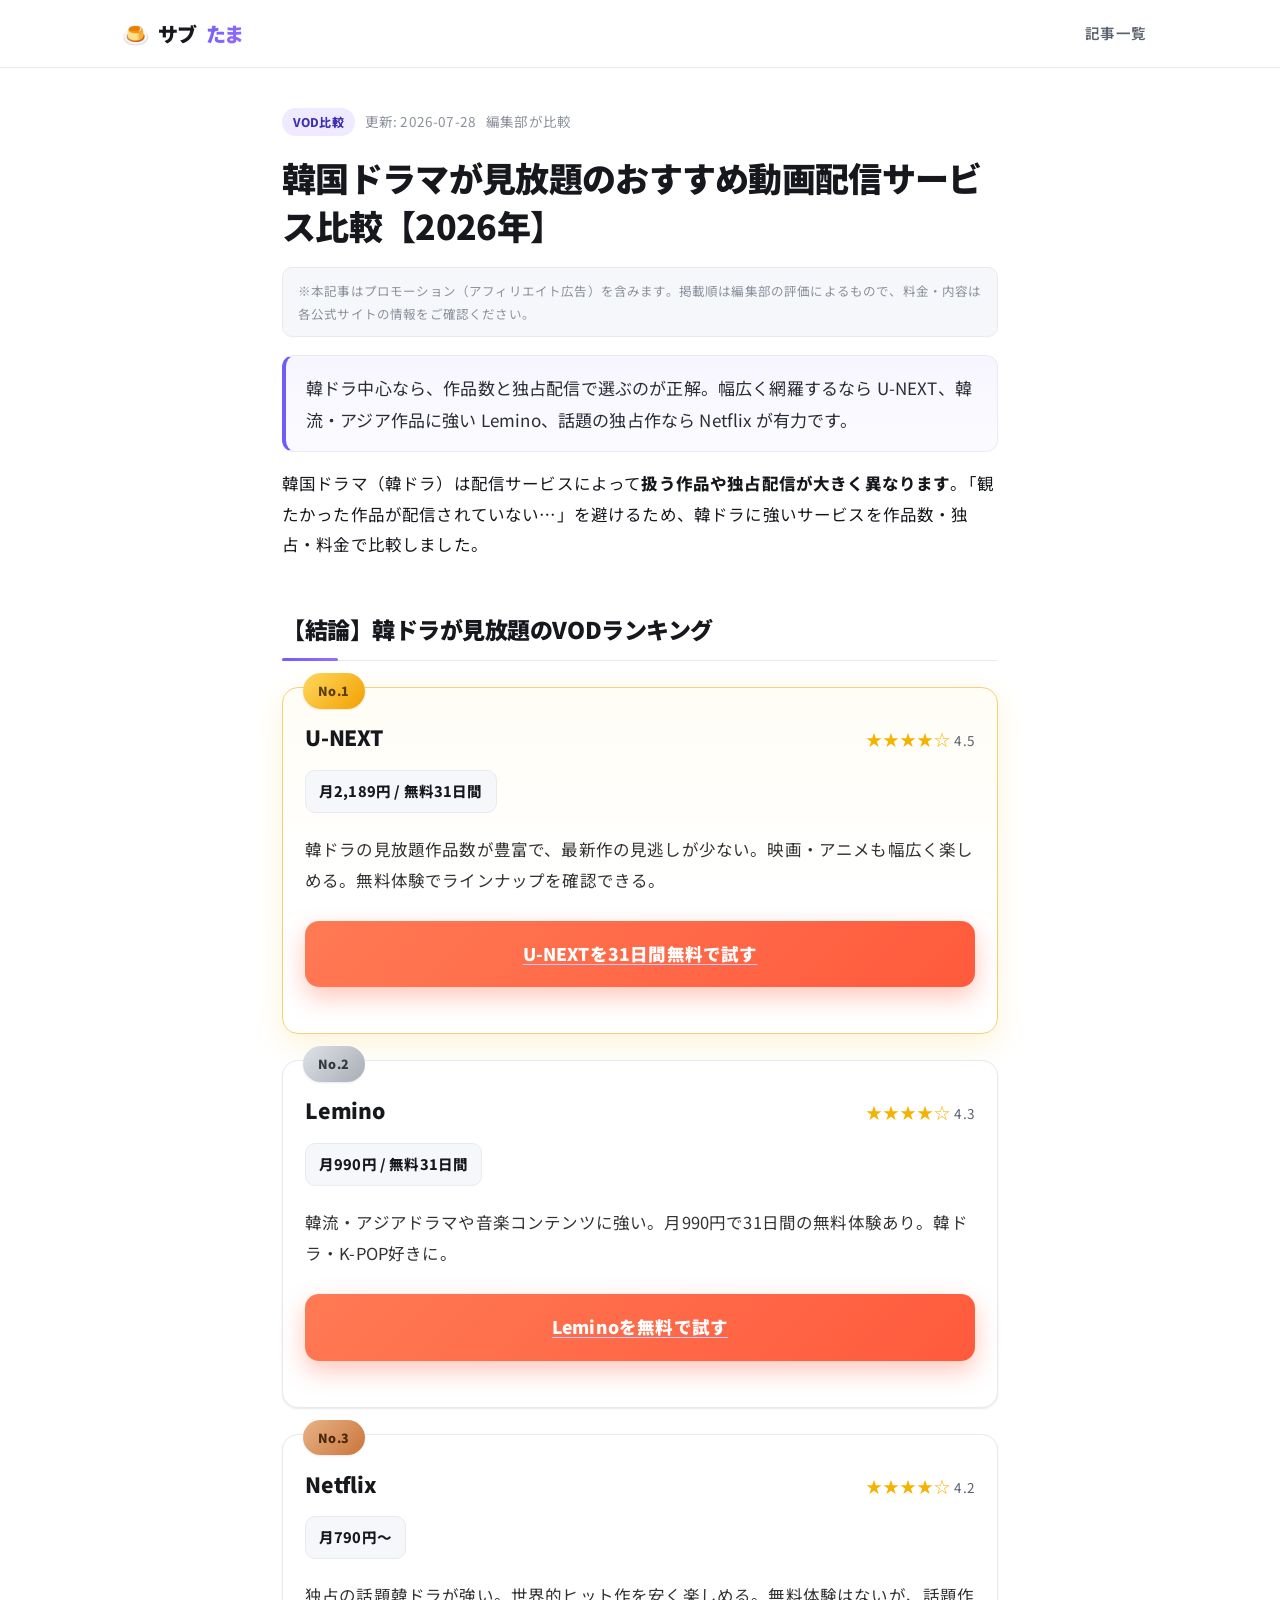
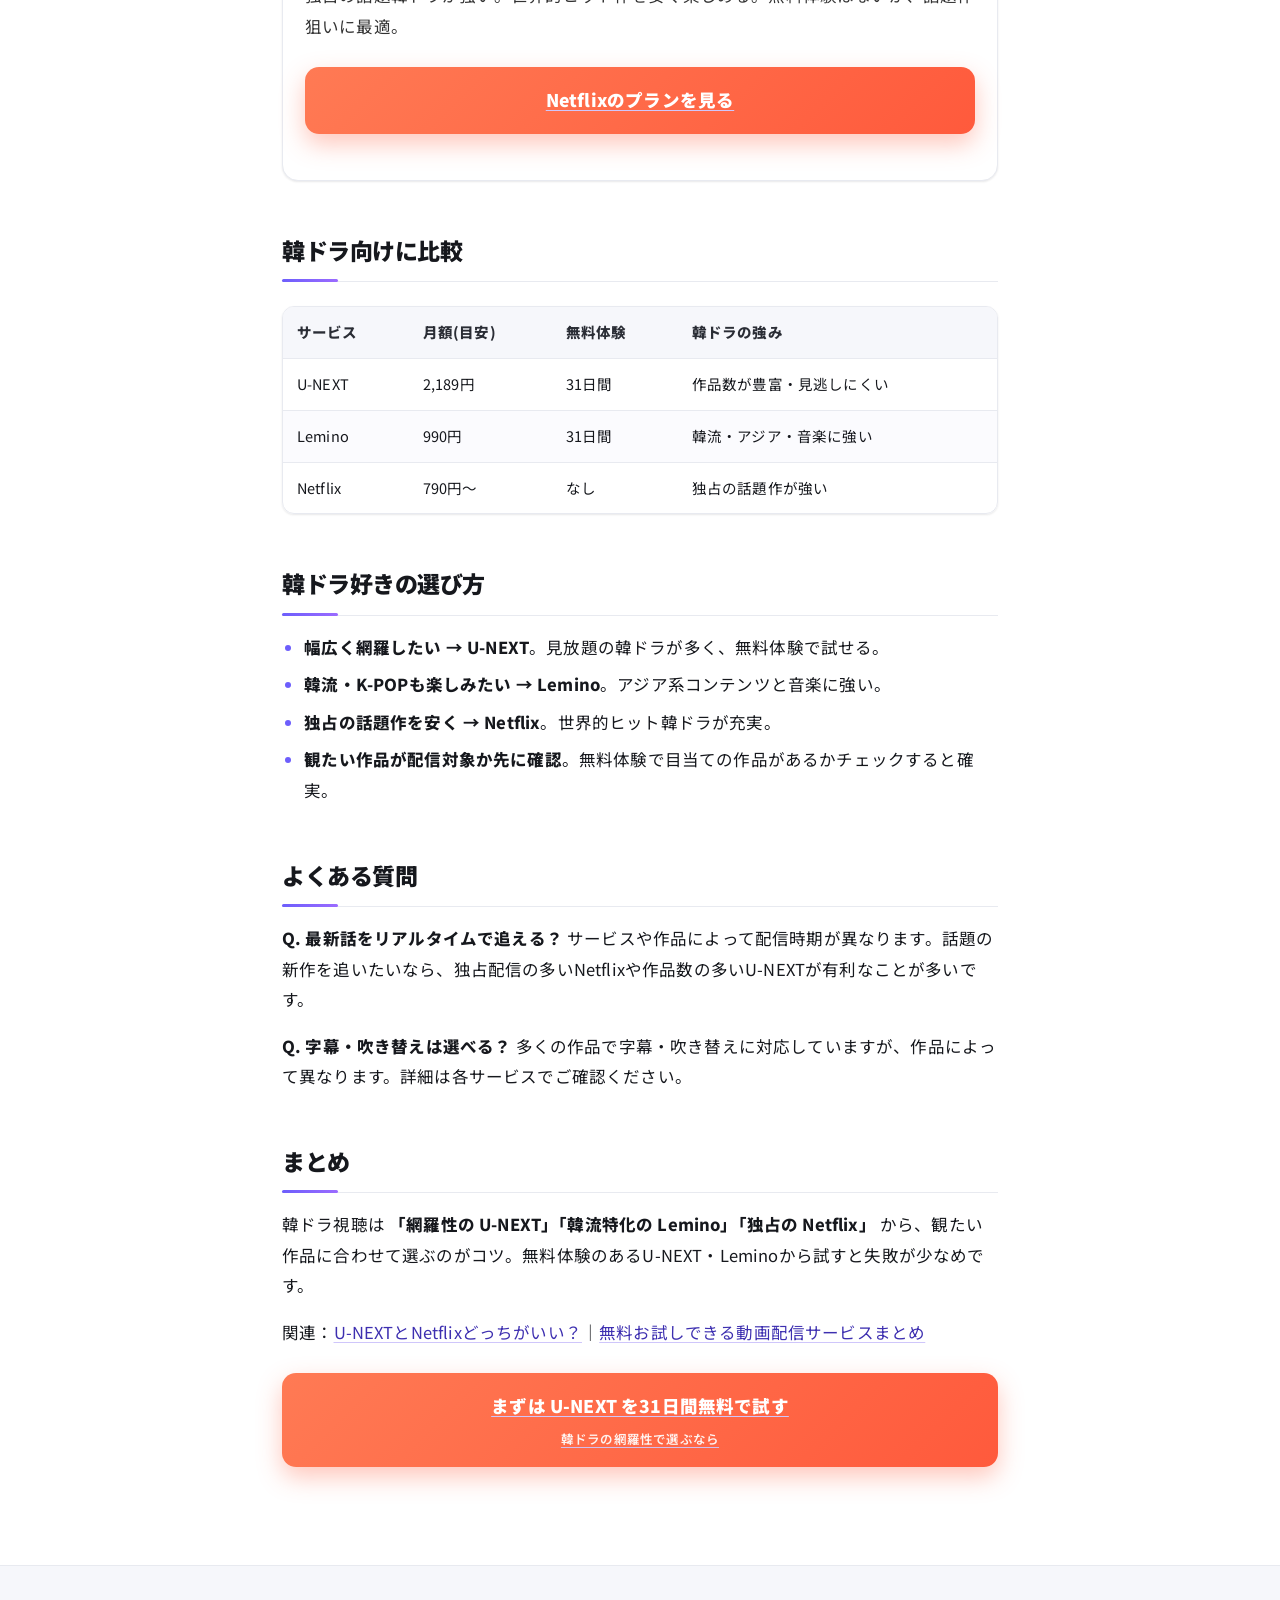
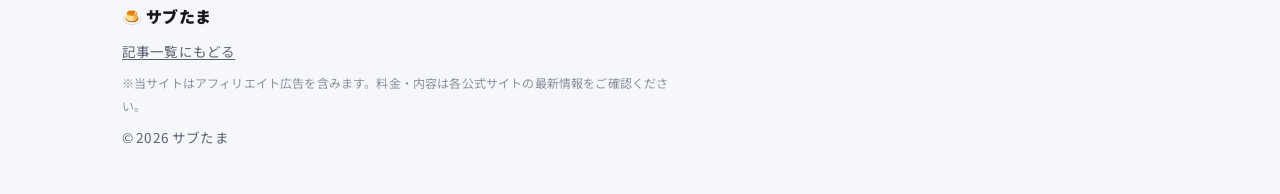
<file: site/articles/korean-drama-vod.html>
<!doctype html>
<html lang="ja">
<head>
<meta charset="utf-8">
<meta name="viewport" content="width=device-width, initial-scale=1">
<title>韓国ドラマが見放題のおすすめ動画配信サービス比較【2026年】 | サブたま</title>
<meta name="description" content="韓国ドラマ（韓ドラ）が見放題の動画配信サービスを、作品数・独占配信・料金で比較。話題の韓ドラを見逃さないためのおすすめサービスをランキングで紹介します。">
<link rel="canonical" href="https://subtama.github.io/articles/korean-drama-vod.html">
<meta property="og:type" content="article">
<meta property="og:title" content="韓国ドラマが見放題のおすすめ動画配信サービス比較【2026年】">
<meta property="og:description" content="韓国ドラマ（韓ドラ）が見放題の動画配信サービスを、作品数・独占配信・料金で比較。話題の韓ドラを見逃さないためのおすすめサービスをランキングで紹介します。">
<meta property="og:url" content="https://subtama.github.io/articles/korean-drama-vod.html">
<meta name="theme-color" content="#6d5efc">
<link rel="preconnect" href="https://fonts.googleapis.com">
<link rel="preconnect" href="https://fonts.gstatic.com" crossorigin>
<link href="https://fonts.googleapis.com/css2?family=Noto+Sans+JP:wght@400;500;700;800;900&display=swap" rel="stylesheet">
<link rel="stylesheet" href="../style.css">
<script type="application/ld+json">
{
  "@context": "https://schema.org",
  "@type": "Article",
  "headline": "韓国ドラマが見放題のおすすめ動画配信サービス比較【2026年】",
  "description": "韓国ドラマ（韓ドラ）が見放題の動画配信サービスを、作品数・独占配信・料金で比較。話題の韓ドラを見逃さないためのおすすめサービスをランキングで紹介します。",
  "datePublished": "2026-07-28",
  "dateModified": "2026-07-28",
  "author": {"@type": "Organization", "name": "サブたま"},
  "publisher": {"@type": "Organization", "name": "サブたま"}
}
</script>
</head>
<body>
<header class="site">
  <div class="wrap">
    <a class="brand" href="../index.html">サブ<em>たま</em></a>
    <nav><a href="../index.html">記事一覧</a></nav>
  </div>
</header>
<main>
  <div class="wrap read">
    <article>
      <div class="meta"><span class="tag">VOD比較</span><span>更新: 2026-07-28</span><span>編集部が比較</span></div>
      <h1>韓国ドラマが見放題のおすすめ動画配信サービス比較【2026年】</h1>
      <div class="disclosure">※本記事はプロモーション（アフィリエイト広告）を含みます。掲載順は編集部の評価によるもので、料金・内容は各公式サイトの情報をご確認ください。</div>
      <p class="lead">韓ドラ中心なら、作品数と独占配信で選ぶのが正解。幅広く網羅するなら U-NEXT、韓流・アジア作品に強い Lemino、話題の独占作なら Netflix が有力です。</p>
<p>韓国ドラマ（韓ドラ）は配信サービスによって<strong>扱う作品や独占配信が大きく異なります</strong>。「観たかった作品が配信されていない…」を避けるため、韓ドラに強いサービスを作品数・独占・料金で比較しました。</p>
<h2>【結論】韓ドラが見放題のVODランキング</h2>
<div class="rankcard top"><span class="badge g1">No.1</span><div class="rc-head"><span class="rc-name">U-NEXT</span><span class="rc-rating"><span class="stars">★★★★☆</span> 4.5</span></div><div class="rc-price">月2,189円 / 無料31日間</div><p class="rc-blurb">韓ドラの見放題作品数が豊富で、最新作の見逃しが少ない。映画・アニメも幅広く楽しめる。無料体験でラインナップを確認できる。</p><a class="cta" href="https://video.unext.jp/" target="_blank" rel="nofollow sponsored">U-NEXTを31日間無料で試す</a></div>
<div class="rankcard"><span class="badge g2">No.2</span><div class="rc-head"><span class="rc-name">Lemino</span><span class="rc-rating"><span class="stars">★★★★☆</span> 4.3</span></div><div class="rc-price">月990円 / 無料31日間</div><p class="rc-blurb">韓流・アジアドラマや音楽コンテンツに強い。月990円で31日間の無料体験あり。韓ドラ・K-POP好きに。</p><a class="cta" href="https://lemino.docomo.ne.jp/" target="_blank" rel="nofollow sponsored">Leminoを無料で試す</a></div>
<div class="rankcard"><span class="badge g3">No.3</span><div class="rc-head"><span class="rc-name">Netflix</span><span class="rc-rating"><span class="stars">★★★★☆</span> 4.2</span></div><div class="rc-price">月790円〜</div><p class="rc-blurb">独占の話題韓ドラが強い。世界的ヒット作を安く楽しめる。無料体験はないが、話題作狙いに最適。</p><a class="cta" href="https://www.netflix.com/jp/" target="_blank" rel="nofollow sponsored">Netflixのプランを見る</a></div>
<h2>韓ドラ向けに比較</h2>
<table><thead><tr><th>サービス</th><th>月額(目安)</th><th>無料体験</th><th>韓ドラの強み</th></tr></thead><tbody>
<tr><td>U-NEXT</td><td>2,189円</td><td>31日間</td><td>作品数が豊富・見逃しにくい</td></tr>
<tr><td>Lemino</td><td>990円</td><td>31日間</td><td>韓流・アジア・音楽に強い</td></tr>
<tr><td>Netflix</td><td>790円〜</td><td>なし</td><td>独占の話題作が強い</td></tr>
</tbody></table>
<h2>韓ドラ好きの選び方</h2>
<ul>
<li><strong>幅広く網羅したい → U-NEXT</strong>。見放題の韓ドラが多く、無料体験で試せる。</li>
<li><strong>韓流・K-POPも楽しみたい → Lemino</strong>。アジア系コンテンツと音楽に強い。</li>
<li><strong>独占の話題作を安く → Netflix</strong>。世界的ヒット韓ドラが充実。</li>
<li><strong>観たい作品が配信対象か先に確認</strong>。無料体験で目当ての作品があるかチェックすると確実。</li>
</ul>
<h2>よくある質問</h2>
<p><strong>Q. 最新話をリアルタイムで追える？</strong> サービスや作品によって配信時期が異なります。話題の新作を追いたいなら、独占配信の多いNetflixや作品数の多いU-NEXTが有利なことが多いです。</p>
<p><strong>Q. 字幕・吹き替えは選べる？</strong> 多くの作品で字幕・吹き替えに対応していますが、作品によって異なります。詳細は各サービスでご確認ください。</p>
<h2>まとめ</h2>
<p>韓ドラ視聴は <strong>「網羅性の U-NEXT」「韓流特化の Lemino」「独占の Netflix」</strong> から、観たい作品に合わせて選ぶのがコツ。無料体験のあるU-NEXT・Leminoから試すと失敗が少なめです。</p>
<p>関連：<a href="unext-netflix-hikaku.html">U-NEXTとNetflixどっちがいい？</a>｜<a href="muryo-otameshi-vod.html">無料お試しできる動画配信サービスまとめ</a></p>
<a class="cta" href="https://video.unext.jp/" target="_blank" rel="nofollow sponsored">まずは U-NEXT を31日間無料で試す<small>韓ドラの網羅性で選ぶなら</small></a>
    </article>
  </div>
</main>
<footer class="site">
  <div class="wrap">
    <span class="fbrand">🍮 サブたま</span>
    <span><a href="../index.html">記事一覧にもどる</a></span>
    <span class="fnote">※当サイトはアフィリエイト広告を含みます。料金・内容は各公式サイトの最新情報をご確認ください。</span>
    <span>&copy; 2026 サブたま</span>
  </div>
</footer>
</body>
</html>
</file>
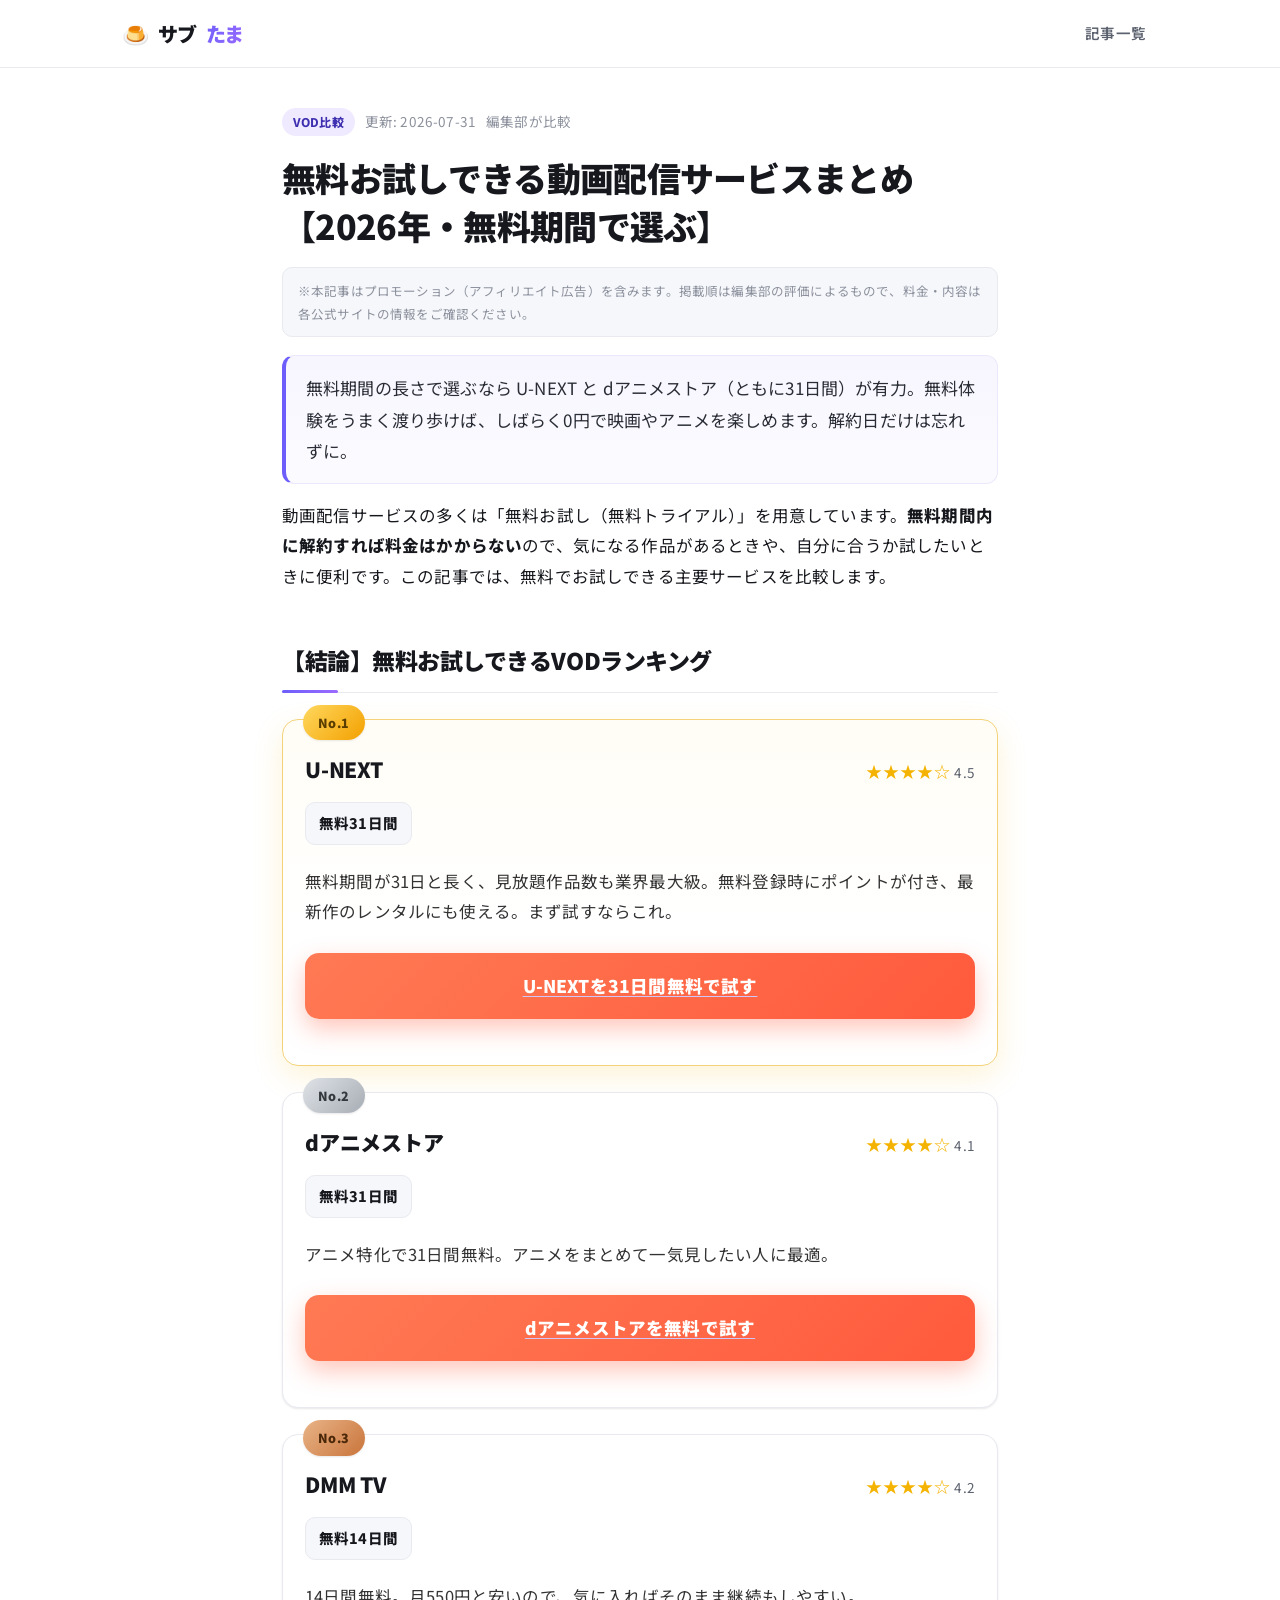
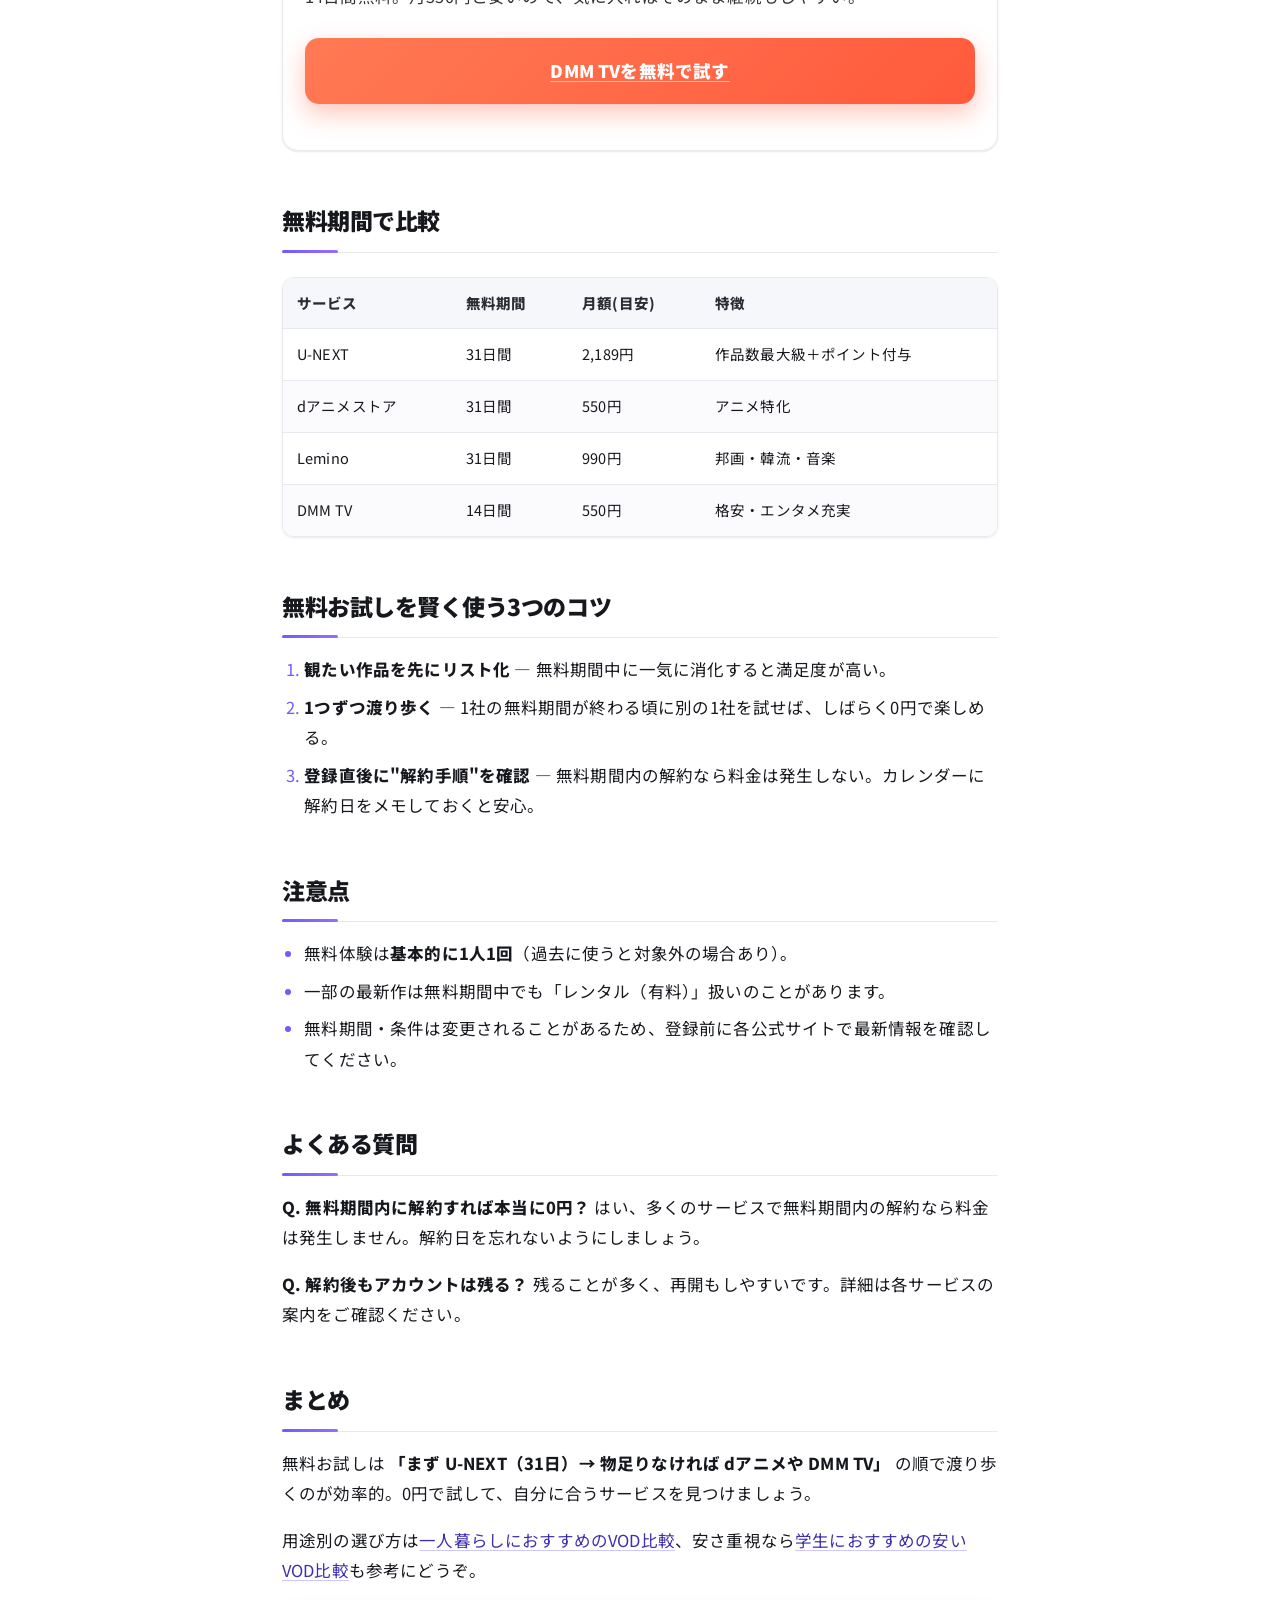
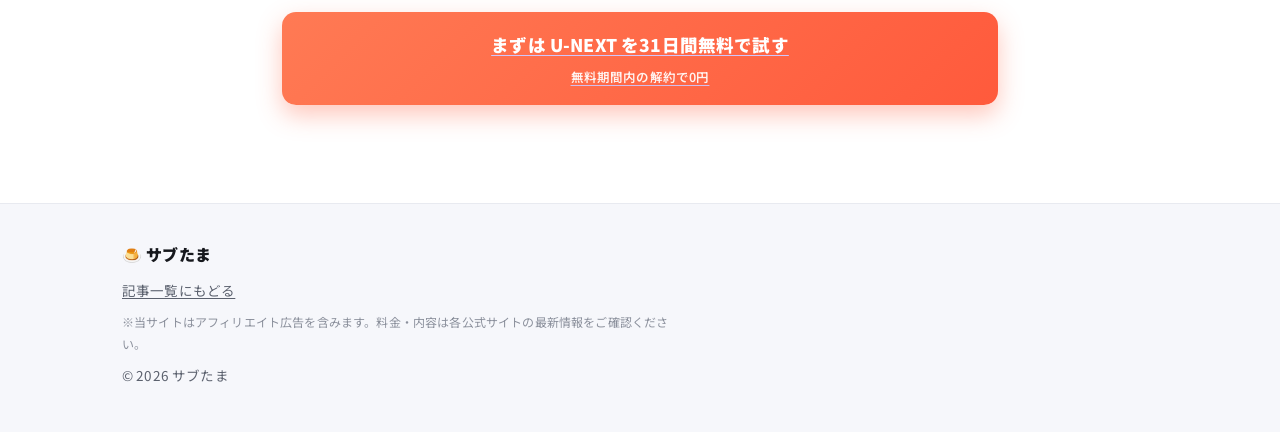
<file: site/articles/muryo-otameshi-vod.html>
<!doctype html>
<html lang="ja">
<head>
<meta charset="utf-8">
<meta name="viewport" content="width=device-width, initial-scale=1">
<title>無料お試しできる動画配信サービスまとめ【2026年・無料期間で選ぶ】 | サブたま</title>
<meta name="description" content="無料お試し（無料トライアル）できる動画配信サービスを、無料期間の長さと使いやすさで比較。0円で映画・ドラマ・アニメを楽しむコツと、解約忘れを防ぐ方法まで解説します。">
<link rel="canonical" href="https://subtama.github.io/articles/muryo-otameshi-vod.html">
<meta property="og:type" content="article">
<meta property="og:title" content="無料お試しできる動画配信サービスまとめ【2026年・無料期間で選ぶ】">
<meta property="og:description" content="無料お試し（無料トライアル）できる動画配信サービスを、無料期間の長さと使いやすさで比較。0円で映画・ドラマ・アニメを楽しむコツと、解約忘れを防ぐ方法まで解説します。">
<meta property="og:url" content="https://subtama.github.io/articles/muryo-otameshi-vod.html">
<meta name="theme-color" content="#6d5efc">
<link rel="preconnect" href="https://fonts.googleapis.com">
<link rel="preconnect" href="https://fonts.gstatic.com" crossorigin>
<link href="https://fonts.googleapis.com/css2?family=Noto+Sans+JP:wght@400;500;700;800;900&display=swap" rel="stylesheet">
<link rel="stylesheet" href="../style.css">
<script type="application/ld+json">
{
  "@context": "https://schema.org",
  "@type": "Article",
  "headline": "無料お試しできる動画配信サービスまとめ【2026年・無料期間で選ぶ】",
  "description": "無料お試し（無料トライアル）できる動画配信サービスを、無料期間の長さと使いやすさで比較。0円で映画・ドラマ・アニメを楽しむコツと、解約忘れを防ぐ方法まで解説します。",
  "datePublished": "2026-07-31",
  "dateModified": "2026-07-31",
  "author": {"@type": "Organization", "name": "サブたま"},
  "publisher": {"@type": "Organization", "name": "サブたま"}
}
</script>
</head>
<body>
<header class="site">
  <div class="wrap">
    <a class="brand" href="../index.html">サブ<em>たま</em></a>
    <nav><a href="../index.html">記事一覧</a></nav>
  </div>
</header>
<main>
  <div class="wrap read">
    <article>
      <div class="meta"><span class="tag">VOD比較</span><span>更新: 2026-07-31</span><span>編集部が比較</span></div>
      <h1>無料お試しできる動画配信サービスまとめ【2026年・無料期間で選ぶ】</h1>
      <div class="disclosure">※本記事はプロモーション（アフィリエイト広告）を含みます。掲載順は編集部の評価によるもので、料金・内容は各公式サイトの情報をご確認ください。</div>
      <p class="lead">無料期間の長さで選ぶなら U-NEXT と dアニメストア（ともに31日間）が有力。無料体験をうまく渡り歩けば、しばらく0円で映画やアニメを楽しめます。解約日だけは忘れずに。</p>
<p>動画配信サービスの多くは「無料お試し（無料トライアル）」を用意しています。<strong>無料期間内に解約すれば料金はかからない</strong>ので、気になる作品があるときや、自分に合うか試したいときに便利です。この記事では、無料でお試しできる主要サービスを比較します。</p>
<h2>【結論】無料お試しできるVODランキング</h2>
<div class="rankcard top"><span class="badge g1">No.1</span><div class="rc-head"><span class="rc-name">U-NEXT</span><span class="rc-rating"><span class="stars">★★★★☆</span> 4.5</span></div><div class="rc-price">無料31日間</div><p class="rc-blurb">無料期間が31日と長く、見放題作品数も業界最大級。無料登録時にポイントが付き、最新作のレンタルにも使える。まず試すならこれ。</p><a class="cta" href="https://video.unext.jp/" target="_blank" rel="nofollow sponsored">U-NEXTを31日間無料で試す</a></div>
<div class="rankcard"><span class="badge g2">No.2</span><div class="rc-head"><span class="rc-name">dアニメストア</span><span class="rc-rating"><span class="stars">★★★★☆</span> 4.1</span></div><div class="rc-price">無料31日間</div><p class="rc-blurb">アニメ特化で31日間無料。アニメをまとめて一気見したい人に最適。</p><a class="cta" href="https://anime.dmkt-sp.jp/" target="_blank" rel="nofollow sponsored">dアニメストアを無料で試す</a></div>
<div class="rankcard"><span class="badge g3">No.3</span><div class="rc-head"><span class="rc-name">DMM TV</span><span class="rc-rating"><span class="stars">★★★★☆</span> 4.2</span></div><div class="rc-price">無料14日間</div><p class="rc-blurb">14日間無料。月550円と安いので、気に入ればそのまま継続もしやすい。</p><a class="cta" href="https://tv.dmm.com/" target="_blank" rel="nofollow sponsored">DMM TVを無料で試す</a></div>
<h2>無料期間で比較</h2>
<table><thead><tr><th>サービス</th><th>無料期間</th><th>月額(目安)</th><th>特徴</th></tr></thead><tbody>
<tr><td>U-NEXT</td><td>31日間</td><td>2,189円</td><td>作品数最大級＋ポイント付与</td></tr>
<tr><td>dアニメストア</td><td>31日間</td><td>550円</td><td>アニメ特化</td></tr>
<tr><td>Lemino</td><td>31日間</td><td>990円</td><td>邦画・韓流・音楽</td></tr>
<tr><td>DMM TV</td><td>14日間</td><td>550円</td><td>格安・エンタメ充実</td></tr>
</tbody></table>
<h2>無料お試しを賢く使う3つのコツ</h2>
<ol>
<li><strong>観たい作品を先にリスト化</strong> — 無料期間中に一気に消化すると満足度が高い。</li>
<li><strong>1つずつ渡り歩く</strong> — 1社の無料期間が終わる頃に別の1社を試せば、しばらく0円で楽しめる。</li>
<li><strong>登録直後に"解約手順"を確認</strong> — 無料期間内の解約なら料金は発生しない。カレンダーに解約日をメモしておくと安心。</li>
</ol>
<h2>注意点</h2>
<ul>
<li>無料体験は<strong>基本的に1人1回</strong>（過去に使うと対象外の場合あり）。</li>
<li>一部の最新作は無料期間中でも「レンタル（有料）」扱いのことがあります。</li>
<li>無料期間・条件は変更されることがあるため、登録前に各公式サイトで最新情報を確認してください。</li>
</ul>
<h2>よくある質問</h2>
<p><strong>Q. 無料期間内に解約すれば本当に0円？</strong> はい、多くのサービスで無料期間内の解約なら料金は発生しません。解約日を忘れないようにしましょう。</p>
<p><strong>Q. 解約後もアカウントは残る？</strong> 残ることが多く、再開もしやすいです。詳細は各サービスの案内をご確認ください。</p>
<h2>まとめ</h2>
<p>無料お試しは <strong>「まず U-NEXT（31日）→ 物足りなければ dアニメや DMM TV」</strong> の順で渡り歩くのが効率的。0円で試して、自分に合うサービスを見つけましょう。</p>
<p>用途別の選び方は<a href="hitorigurashi-vod.html">一人暮らしにおすすめのVOD比較</a>、安さ重視なら<a href="gakusei-yasui-vod.html">学生におすすめの安いVOD比較</a>も参考にどうぞ。</p>
<a class="cta" href="https://video.unext.jp/" target="_blank" rel="nofollow sponsored">まずは U-NEXT を31日間無料で試す<small>無料期間内の解約で0円</small></a>
    </article>
  </div>
</main>
<footer class="site">
  <div class="wrap">
    <span class="fbrand">🍮 サブたま</span>
    <span><a href="../index.html">記事一覧にもどる</a></span>
    <span class="fnote">※当サイトはアフィリエイト広告を含みます。料金・内容は各公式サイトの最新情報をご確認ください。</span>
    <span>&copy; 2026 サブたま</span>
  </div>
</footer>
</body>
</html>
</file>
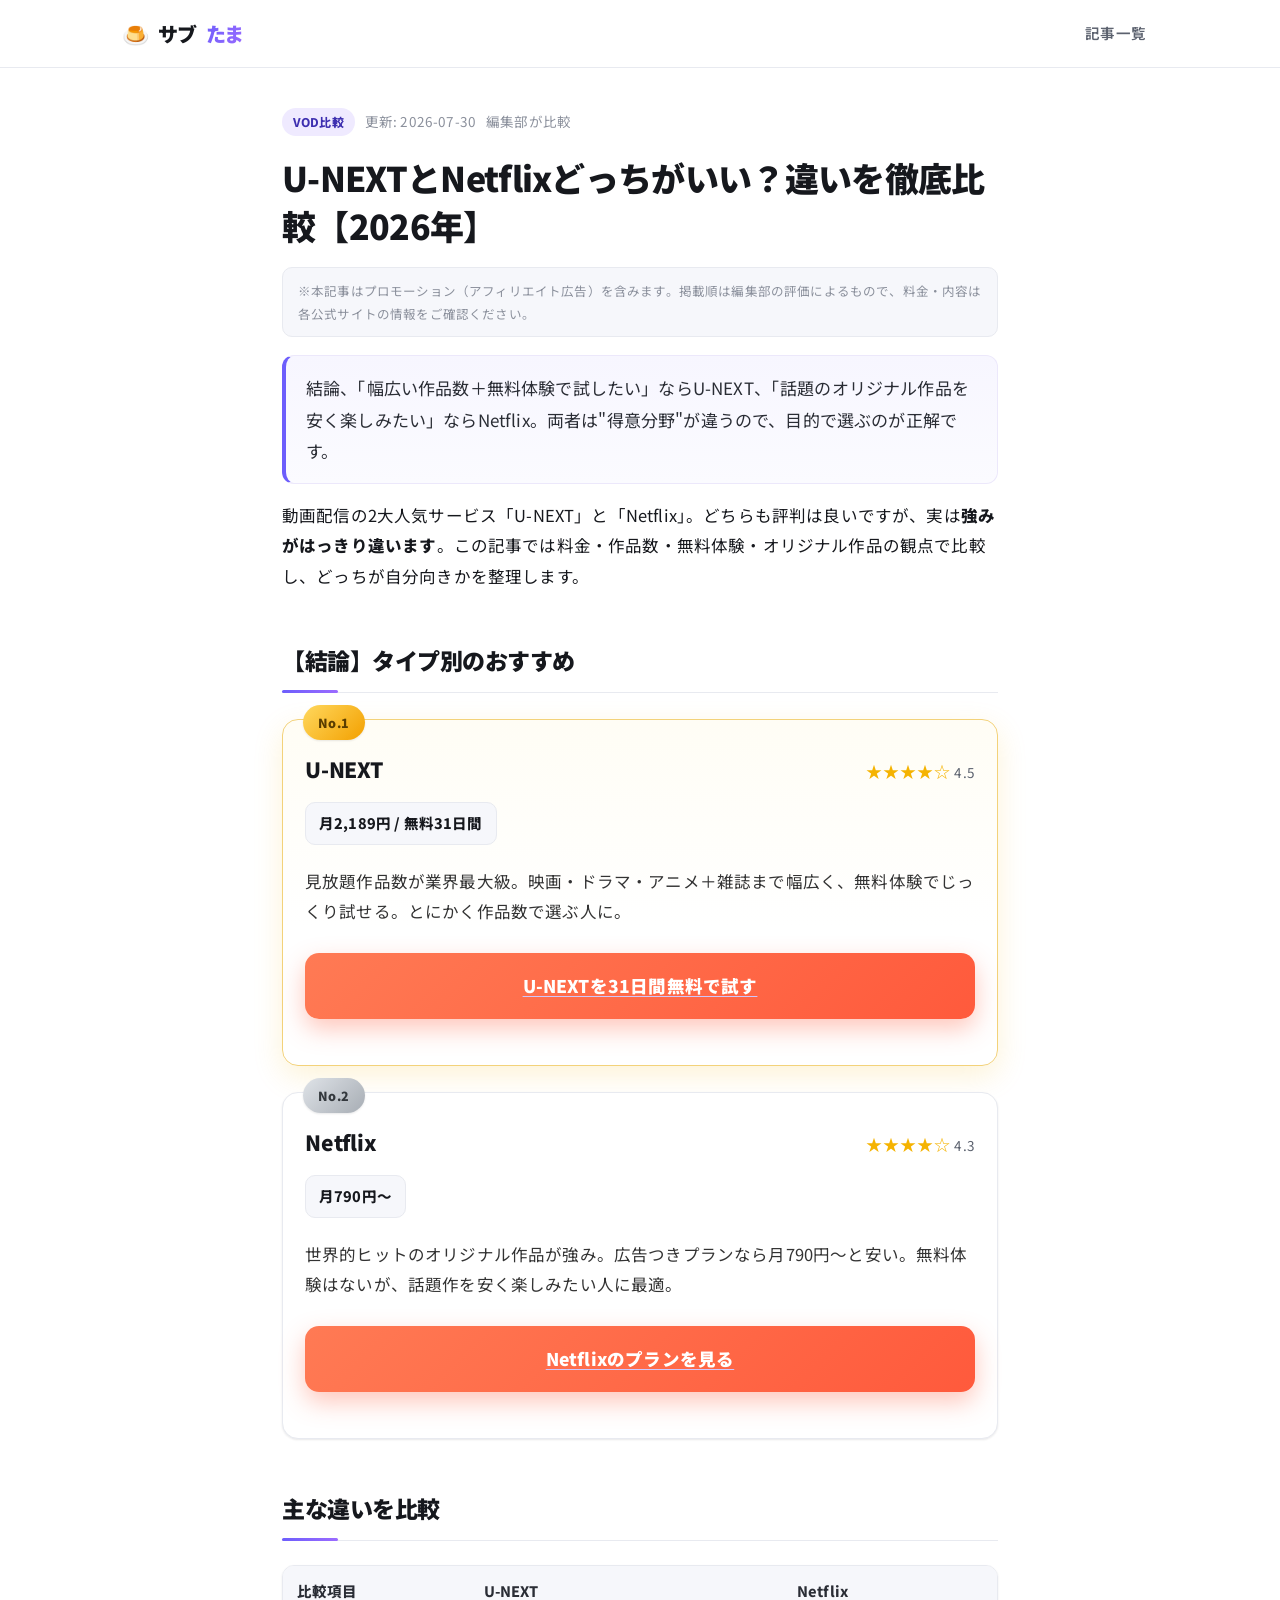
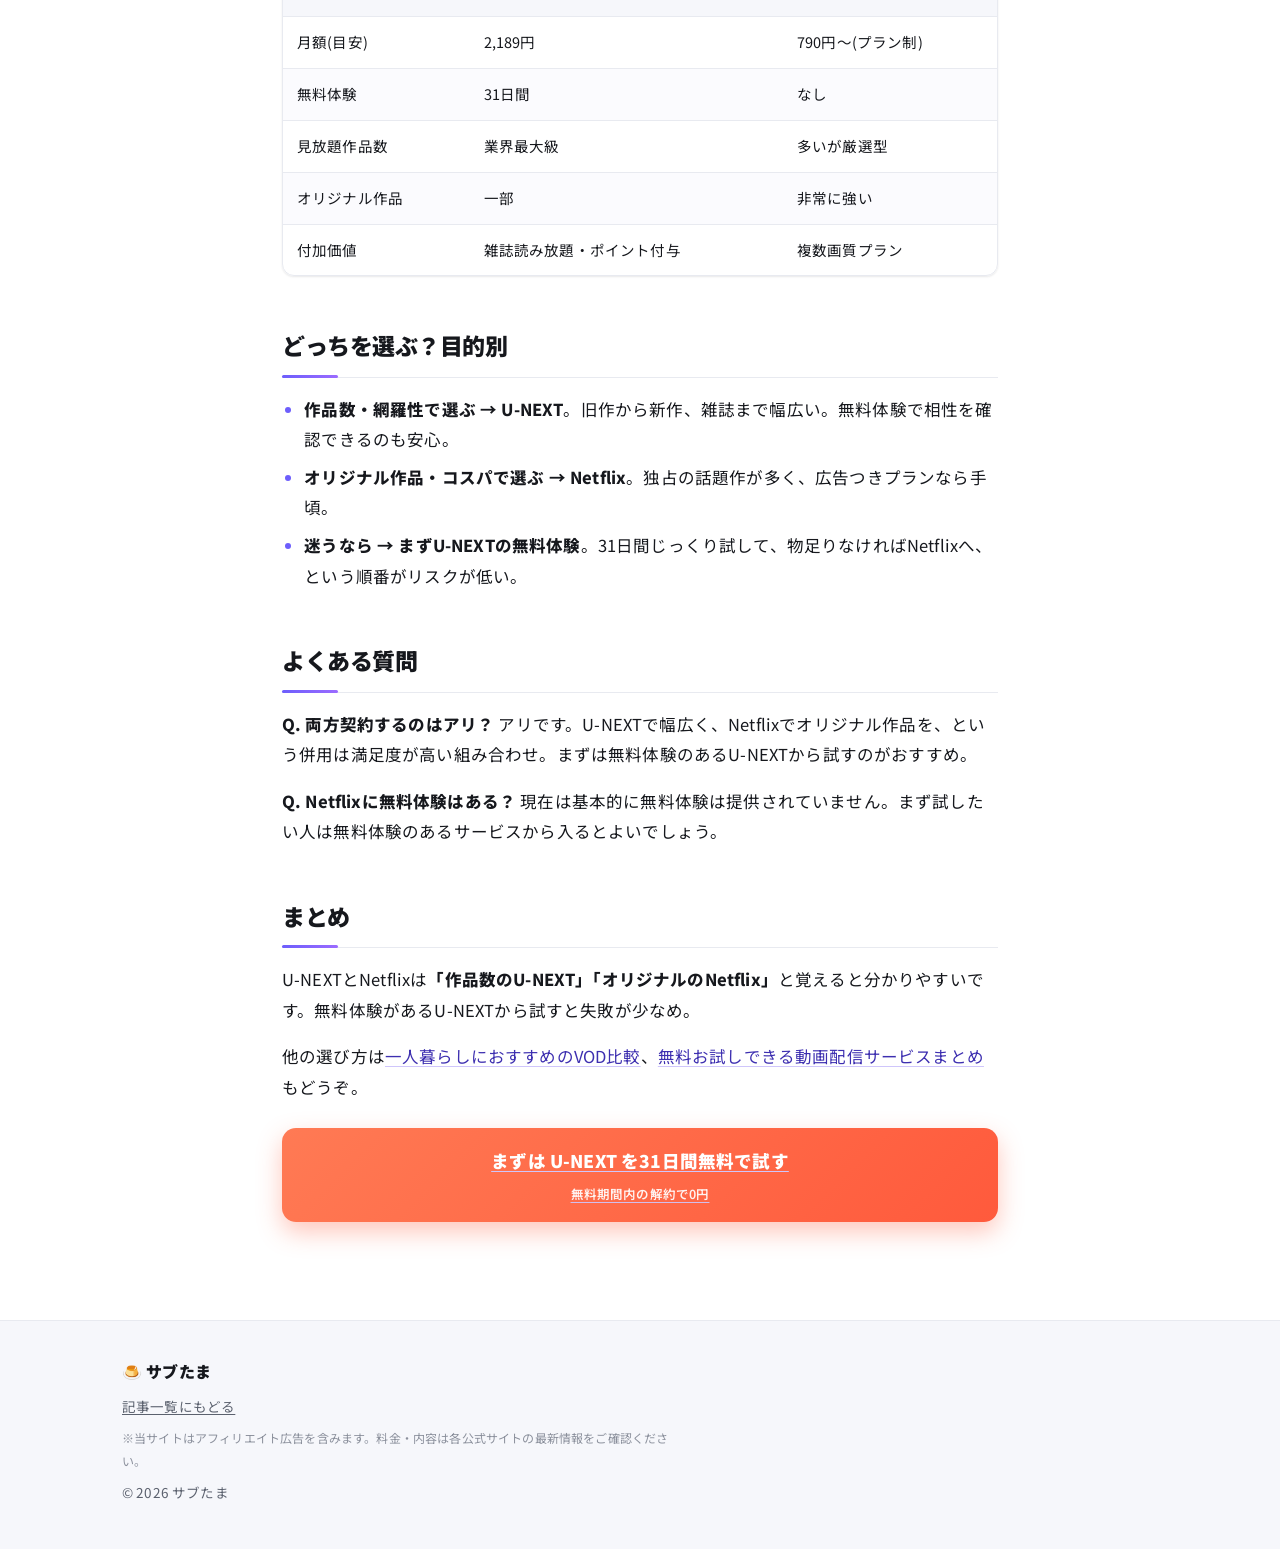
<file: site/articles/unext-netflix-hikaku.html>
<!doctype html>
<html lang="ja">
<head>
<meta charset="utf-8">
<meta name="viewport" content="width=device-width, initial-scale=1">
<title>U-NEXTとNetflixどっちがいい？違いを徹底比較【2026年】 | サブたま</title>
<meta name="description" content="U-NEXTとNetflixを、料金・作品数・無料体験・オリジナル作品で徹底比較。どっちが自分に合うのかを目的別に解説します。迷っている人が失敗しない選び方がわかります。">
<link rel="canonical" href="https://subtama.github.io/articles/unext-netflix-hikaku.html">
<meta property="og:type" content="article">
<meta property="og:title" content="U-NEXTとNetflixどっちがいい？違いを徹底比較【2026年】">
<meta property="og:description" content="U-NEXTとNetflixを、料金・作品数・無料体験・オリジナル作品で徹底比較。どっちが自分に合うのかを目的別に解説します。迷っている人が失敗しない選び方がわかります。">
<meta property="og:url" content="https://subtama.github.io/articles/unext-netflix-hikaku.html">
<meta name="theme-color" content="#6d5efc">
<link rel="preconnect" href="https://fonts.googleapis.com">
<link rel="preconnect" href="https://fonts.gstatic.com" crossorigin>
<link href="https://fonts.googleapis.com/css2?family=Noto+Sans+JP:wght@400;500;700;800;900&display=swap" rel="stylesheet">
<link rel="stylesheet" href="../style.css">
<script type="application/ld+json">
{
  "@context": "https://schema.org",
  "@type": "Article",
  "headline": "U-NEXTとNetflixどっちがいい？違いを徹底比較【2026年】",
  "description": "U-NEXTとNetflixを、料金・作品数・無料体験・オリジナル作品で徹底比較。どっちが自分に合うのかを目的別に解説します。迷っている人が失敗しない選び方がわかります。",
  "datePublished": "2026-07-30",
  "dateModified": "2026-07-30",
  "author": {"@type": "Organization", "name": "サブたま"},
  "publisher": {"@type": "Organization", "name": "サブたま"}
}
</script>
</head>
<body>
<header class="site">
  <div class="wrap">
    <a class="brand" href="../index.html">サブ<em>たま</em></a>
    <nav><a href="../index.html">記事一覧</a></nav>
  </div>
</header>
<main>
  <div class="wrap read">
    <article>
      <div class="meta"><span class="tag">VOD比較</span><span>更新: 2026-07-30</span><span>編集部が比較</span></div>
      <h1>U-NEXTとNetflixどっちがいい？違いを徹底比較【2026年】</h1>
      <div class="disclosure">※本記事はプロモーション（アフィリエイト広告）を含みます。掲載順は編集部の評価によるもので、料金・内容は各公式サイトの情報をご確認ください。</div>
      <p class="lead">結論、「幅広い作品数＋無料体験で試したい」ならU-NEXT、「話題のオリジナル作品を安く楽しみたい」ならNetflix。両者は"得意分野"が違うので、目的で選ぶのが正解です。</p>
<p>動画配信の2大人気サービス「U-NEXT」と「Netflix」。どちらも評判は良いですが、実は<strong>強みがはっきり違います</strong>。この記事では料金・作品数・無料体験・オリジナル作品の観点で比較し、どっちが自分向きかを整理します。</p>
<h2>【結論】タイプ別のおすすめ</h2>
<div class="rankcard top"><span class="badge g1">No.1</span><div class="rc-head"><span class="rc-name">U-NEXT</span><span class="rc-rating"><span class="stars">★★★★☆</span> 4.5</span></div><div class="rc-price">月2,189円 / 無料31日間</div><p class="rc-blurb">見放題作品数が業界最大級。映画・ドラマ・アニメ＋雑誌まで幅広く、無料体験でじっくり試せる。とにかく作品数で選ぶ人に。</p><a class="cta" href="https://video.unext.jp/" target="_blank" rel="nofollow sponsored">U-NEXTを31日間無料で試す</a></div>
<div class="rankcard"><span class="badge g2">No.2</span><div class="rc-head"><span class="rc-name">Netflix</span><span class="rc-rating"><span class="stars">★★★★☆</span> 4.3</span></div><div class="rc-price">月790円〜</div><p class="rc-blurb">世界的ヒットのオリジナル作品が強み。広告つきプランなら月790円〜と安い。無料体験はないが、話題作を安く楽しみたい人に最適。</p><a class="cta" href="https://www.netflix.com/jp/" target="_blank" rel="nofollow sponsored">Netflixのプランを見る</a></div>
<h2>主な違いを比較</h2>
<table><thead><tr><th>比較項目</th><th>U-NEXT</th><th>Netflix</th></tr></thead><tbody>
<tr><td>月額(目安)</td><td>2,189円</td><td>790円〜(プラン制)</td></tr>
<tr><td>無料体験</td><td>31日間</td><td>なし</td></tr>
<tr><td>見放題作品数</td><td>業界最大級</td><td>多いが厳選型</td></tr>
<tr><td>オリジナル作品</td><td>一部</td><td>非常に強い</td></tr>
<tr><td>付加価値</td><td>雑誌読み放題・ポイント付与</td><td>複数画質プラン</td></tr>
</tbody></table>
<h2>どっちを選ぶ？目的別</h2>
<ul>
<li><strong>作品数・網羅性で選ぶ → U-NEXT</strong>。旧作から新作、雑誌まで幅広い。無料体験で相性を確認できるのも安心。</li>
<li><strong>オリジナル作品・コスパで選ぶ → Netflix</strong>。独占の話題作が多く、広告つきプランなら手頃。</li>
<li><strong>迷うなら → まずU-NEXTの無料体験</strong>。31日間じっくり試して、物足りなければNetflixへ、という順番がリスクが低い。</li>
</ul>
<h2>よくある質問</h2>
<p><strong>Q. 両方契約するのはアリ？</strong> アリです。U-NEXTで幅広く、Netflixでオリジナル作品を、という併用は満足度が高い組み合わせ。まずは無料体験のあるU-NEXTから試すのがおすすめ。</p>
<p><strong>Q. Netflixに無料体験はある？</strong> 現在は基本的に無料体験は提供されていません。まず試したい人は無料体験のあるサービスから入るとよいでしょう。</p>
<h2>まとめ</h2>
<p>U-NEXTとNetflixは<strong>「作品数のU-NEXT」「オリジナルのNetflix」</strong>と覚えると分かりやすいです。無料体験があるU-NEXTから試すと失敗が少なめ。</p>
<p>他の選び方は<a href="hitorigurashi-vod.html">一人暮らしにおすすめのVOD比較</a>、<a href="muryo-otameshi-vod.html">無料お試しできる動画配信サービスまとめ</a>もどうぞ。</p>
<a class="cta" href="https://video.unext.jp/" target="_blank" rel="nofollow sponsored">まずは U-NEXT を31日間無料で試す<small>無料期間内の解約で0円</small></a>
    </article>
  </div>
</main>
<footer class="site">
  <div class="wrap">
    <span class="fbrand">🍮 サブたま</span>
    <span><a href="../index.html">記事一覧にもどる</a></span>
    <span class="fnote">※当サイトはアフィリエイト広告を含みます。料金・内容は各公式サイトの最新情報をご確認ください。</span>
    <span>&copy; 2026 サブたま</span>
  </div>
</footer>
</body>
</html>
</file>
<file: site/style.css>
/* =========================================================
   サブたま — VOD/サブスク比較メディア  stylesheet v2
   目標: "個人ブログ"感を消し、信頼できる比較メディアの見た目に。
   ========================================================= */

:root {
  --bg:        #ffffff;
  --bg-soft:   #f6f7fb;
  --fg:        #16181d;
  --muted:     #5b616e;
  --faint:     #8b909c;
  --line:      #e8eaf0;
  --card:      #ffffff;

  --brand:     #6d5efc;   /* indigo-violet */
  --brand2:    #9b6bff;
  --brand-ink: #3d2fb0;
  --cta:       #ff5a3c;
  --cta-dark:  #e2431f;
  --gold:      #f5b301;

  --shadow-sm: 0 1px 2px rgba(20,22,30,.06), 0 1px 3px rgba(20,22,30,.04);
  --shadow-md: 0 6px 20px rgba(20,22,30,.08);
  --shadow-lg: 0 18px 48px rgba(45,30,120,.16);

  --radius:    16px;
  --max:       1080px;   /* index / wide */
  --read:      760px;    /* article reading column */
}

* { box-sizing: border-box; }
html { -webkit-text-size-adjust: 100%; scroll-behavior: smooth; }

body {
  margin: 0;
  font-family: "Noto Sans JP", -apple-system, BlinkMacSystemFont, "Hiragino Sans", sans-serif;
  color: var(--fg);
  background: var(--bg);
  line-height: 1.85;
  font-size: 16.5px;
  letter-spacing: .01em;
  -webkit-font-smoothing: antialiased;
  text-rendering: optimizeLegibility;
}

a { color: var(--brand-ink); text-decoration: none; }
a:hover { text-decoration: underline; }

.wrap { max-width: var(--max); margin: 0 auto; padding: 0 22px; }
.wrap.read { max-width: var(--read); }

/* ---------- header ---------- */
header.site {
  position: sticky; top: 0; z-index: 30;
  background: rgba(255,255,255,.82);
  backdrop-filter: saturate(160%) blur(12px);
  -webkit-backdrop-filter: saturate(160%) blur(12px);
  border-bottom: 1px solid var(--line);
}
header.site .wrap { display: flex; align-items: center; justify-content: space-between; padding-top: 13px; padding-bottom: 13px; }
header.site a.brand {
  display: inline-flex; align-items: center; gap: 9px;
  font-weight: 900; font-size: 20px; color: var(--fg); letter-spacing: -.02em;
}
header.site a.brand::before {
  content: "🍮";
  font-size: 22px;
  filter: saturate(1.1);
}
header.site a.brand em {
  font-style: normal;
  background: linear-gradient(120deg, var(--brand), var(--brand2));
  -webkit-background-clip: text; background-clip: text; color: transparent;
}
header.site nav { display: flex; gap: 6px; }
header.site nav a {
  color: var(--muted); font-size: 14.5px; font-weight: 600;
  padding: 7px 12px; border-radius: 999px;
}
header.site nav a:hover { color: var(--fg); background: var(--bg-soft); text-decoration: none; }

/* ---------- hero (index) ---------- */
.hero {
  position: relative; overflow: hidden;
  text-align: center;
  padding: 68px 22px 60px;
  margin-bottom: 8px;
  background:
    radial-gradient(90% 120% at 15% -10%, rgba(109,94,252,.22), transparent 55%),
    radial-gradient(80% 120% at 100% 0%, rgba(155,107,255,.20), transparent 50%),
    linear-gradient(180deg, #f7f6ff 0%, #ffffff 100%);
  border-bottom: 1px solid var(--line);
}
.hero .eyebrow {
  display: inline-block; margin: 0 0 16px;
  font-size: 13px; font-weight: 700; letter-spacing: .04em;
  color: var(--brand-ink);
  background: #fff; border: 1px solid #e3def9;
  padding: 6px 15px; border-radius: 999px; box-shadow: var(--shadow-sm);
}
.hero h1 {
  margin: 0 auto 14px; max-width: 20em;
  font-size: clamp(28px, 5vw, 44px); font-weight: 900; line-height: 1.28; letter-spacing: -.03em;
}
.hero h1 .hl {
  background: linear-gradient(120deg, var(--brand), var(--brand2));
  -webkit-background-clip: text; background-clip: text; color: transparent;
}
.hero .sub { margin: 0 auto; max-width: 30em; color: var(--muted); font-size: 17px; }

.trustbar {
  display: flex; flex-wrap: wrap; justify-content: center; gap: 10px 14px;
  margin: 26px auto 0; max-width: 640px;
}
.trustbar .stat {
  display: inline-flex; align-items: center; gap: 7px;
  background: #fff; border: 1px solid var(--line); border-radius: 12px;
  padding: 9px 15px; font-size: 13.5px; color: var(--muted); box-shadow: var(--shadow-sm);
}
.trustbar .stat b { color: var(--fg); font-size: 16px; font-weight: 800; }

/* ---------- main ---------- */
main { padding: 40px 0 72px; }
.section-title {
  display: flex; align-items: center; gap: 10px;
  font-size: 22px; font-weight: 900; letter-spacing: -.02em; margin: 8px 0 4px;
}
.section-title::before {
  content: ""; width: 6px; height: 22px; border-radius: 3px;
  background: linear-gradient(var(--brand), var(--brand2));
}
.section-sub { color: var(--faint); font-size: 14px; margin: 0 0 20px; }

/* ---------- card grid (index) ---------- */
.card-grid { display: grid; grid-template-columns: 1fr; gap: 18px; }
@media (min-width: 620px){ .card-grid { grid-template-columns: 1fr 1fr; } }
@media (min-width: 940px){ .card-grid { grid-template-columns: 1fr 1fr 1fr; } }

.card {
  position: relative; display: flex; flex-direction: column;
  border: 1px solid var(--line); border-radius: var(--radius);
  background: var(--card); box-shadow: var(--shadow-sm);
  overflow: hidden; transition: transform .16s ease, box-shadow .16s ease, border-color .16s ease;
}
.card:hover { transform: translateY(-4px); box-shadow: var(--shadow-lg); border-color: #ddd7fb; }
.card .thumb {
  height: 116px;
  background: linear-gradient(135deg, var(--brand) 0%, var(--brand2) 100%);
  display: flex; align-items: center; justify-content: center;
  color: #fff; font-size: 30px; font-weight: 900; letter-spacing: -.02em;
  position: relative;
}
.card .thumb::after {
  content: ""; position: absolute; inset: 0;
  background: radial-gradient(120% 140% at 100% 0%, rgba(255,255,255,.25), transparent 60%);
}
.card .body { padding: 16px 18px 18px; display: flex; flex-direction: column; flex: 1; }
.card .tag { align-self: flex-start; font-size: 11.5px; color: var(--brand-ink); font-weight: 800;
  background: #efeaff; padding: 3px 10px; border-radius: 999px; letter-spacing: .02em; }
.card h2 { font-size: 17px; font-weight: 800; margin: 11px 0 8px; line-height: 1.5; letter-spacing: -.01em; }
.card h2 a { color: var(--fg); }
.card h2 a:hover { color: var(--brand-ink); text-decoration: none; }
.card p { color: var(--muted); font-size: 13.5px; margin: 0 0 14px; }
.card .more { margin-top: auto; font-size: 13.5px; font-weight: 800; color: var(--brand-ink); }
.card a.full { position: absolute; inset: 0; z-index: 1; text-indent: -9999px; }
.card .more, .card h2 a { position: relative; z-index: 2; }

/* ---------- article ---------- */
article { max-width: var(--read); margin: 0 auto; }
.meta { color: var(--faint); font-size: 13.5px; margin-bottom: 18px; display: flex; align-items: center; gap: 10px; flex-wrap: wrap; }
.meta .tag {
  display: inline-block; font-weight: 800; font-size: 12px; color: var(--brand-ink);
  background: #efeaff; padding: 3px 11px; border-radius: 999px;
}
article h1 { font-size: clamp(26px, 4vw, 34px); font-weight: 900; line-height: 1.4; letter-spacing: -.02em; margin: 6px 0 18px; }
article h2 {
  font-size: 23px; font-weight: 900; letter-spacing: -.02em;
  margin: 48px 0 16px; padding: 0 0 10px 0; position: relative;
  border-bottom: 1px solid var(--line);
}
article h2::after { content: ""; position: absolute; left: 0; bottom: -1px; width: 56px; height: 3px; border-radius: 2px; background: linear-gradient(90deg, var(--brand), var(--brand2)); }
article h3 { font-size: 19px; font-weight: 800; margin: 32px 0 10px; }
article p { margin: 16px 0; }
article ul, article ol { margin: 16px 0; padding-left: 1.35em; }
article li { margin: 7px 0; }
article li::marker { color: var(--brand); }
article img { max-width: 100%; height: auto; border-radius: 12px; box-shadow: var(--shadow-md); }
article strong { font-weight: 800; }
article a { text-decoration: underline; text-decoration-color: #cfc6fb; text-underline-offset: 3px; }

.lead {
  font-size: 17px; color: #2a2d35;
  background: linear-gradient(180deg, #f7f6ff, #fbfbff);
  border: 1px solid #ece8fb; border-left: 4px solid var(--brand);
  padding: 16px 20px; border-radius: 12px; margin: 4px 0 8px;
}

/* tables */
table { width: 100%; border-collapse: separate; border-spacing: 0; margin: 24px 0; font-size: 14.5px;
  border: 1px solid var(--line); border-radius: 12px; overflow: hidden; box-shadow: var(--shadow-sm); }
th, td { padding: 12px 14px; text-align: left; border-bottom: 1px solid var(--line); }
th { background: var(--bg-soft); font-weight: 800; color: #2a2d35; }
td { border-top: 0; }
tr:last-child td { border-bottom: 0; }
tr:nth-child(even) td { background: #fbfbfe; }

/* CTA */
.cta {
  display: block; text-align: center; color: #fff !important; font-weight: 900;
  padding: 17px 22px; border-radius: 14px; margin: 26px 0; font-size: 17.5px; letter-spacing: .01em;
  background: linear-gradient(135deg, #ff7a54, var(--cta));
  box-shadow: 0 10px 24px rgba(255,90,60,.34); transition: transform .14s ease, box-shadow .14s ease;
}
.cta:hover { transform: translateY(-2px); box-shadow: 0 14px 30px rgba(255,90,60,.42); text-decoration: none; }
.cta small { display: block; font-weight: 600; font-size: 12.5px; opacity: .92; margin-top: 4px; }

.disclosure {
  font-size: 12.5px; color: var(--faint); background: var(--bg-soft);
  border: 1px solid var(--line); padding: 11px 15px; border-radius: 10px; margin: 18px 0;
}

/* ===== ranking cards ===== */
.rankcard {
  position: relative; border: 1px solid var(--line); border-radius: var(--radius);
  padding: 24px 22px 20px; margin: 26px 0; background: #fff; box-shadow: var(--shadow-sm);
  transition: box-shadow .16s ease, transform .16s ease;
}
.rankcard:hover { box-shadow: var(--shadow-md); }
.rankcard.top {
  border: 1.5px solid #f3d27a;
  box-shadow: 0 10px 30px rgba(245,179,1,.16);
  background: linear-gradient(180deg, #fffdf5, #ffffff 60%);
}
.rankcard .badge {
  position: absolute; top: -15px; left: 20px;
  font-weight: 900; font-size: 12.5px; color: #fff;
  padding: 6px 15px; border-radius: 999px; letter-spacing: .03em;
  background: #9aa0a6; box-shadow: var(--shadow-sm);
}
.rankcard .badge.g1 { background: linear-gradient(135deg,#ffd85e,#f3a000); color:#5a3d00; }
.rankcard .badge.g2 { background: linear-gradient(135deg,#dfe3e8,#a7adb4); color:#33383d; }
.rankcard .badge.g3 { background: linear-gradient(135deg,#e9b487,#c9743b); color:#4a2708; }
.rankcard .rc-head { display:flex; align-items:baseline; justify-content:space-between; gap:10px; flex-wrap:wrap; margin-top:6px; }
.rankcard .rc-name { font-size: 21px; font-weight: 900; letter-spacing:-.01em; }
.rankcard .rc-rating { white-space:nowrap; font-size:13.5px; color:var(--muted); }
.rankcard .stars { color:var(--gold); letter-spacing:1px; font-size:16px; }
.rankcard .rc-price {
  display:inline-block; background:var(--bg-soft); border:1px solid var(--line);
  border-radius:10px; padding:7px 13px; margin:13px 0; font-weight:800; font-size:14.5px;
}
.rankcard .rc-blurb { margin:8px 0 4px; color:#333; }

/* ---------- footer ---------- */
footer.site {
  border-top: 1px solid var(--line); background: var(--bg-soft);
  padding: 36px 0 44px; color: var(--muted); font-size: 13.5px;
}
footer.site .wrap { display: flex; flex-direction: column; gap: 8px; }
footer.site .fbrand { font-weight: 900; font-size: 16px; color: var(--fg); }
footer.site a { color: var(--muted); text-decoration: underline; text-underline-offset: 2px; }
footer.site .fnote { color: var(--faint); font-size: 12px; max-width: 46em; }

/* ---------- dark mode ---------- */
@media (prefers-color-scheme: dark) {
  :root {
    --bg:#0f1116; --bg-soft:#161a22; --fg:#e9ebf1; --muted:#a3a9b7; --faint:#767c8b;
    --line:#242a35; --card:#161a22; --brand-ink:#b9adff;
  }
  body { background: var(--bg); color: var(--fg); }
  header.site { background: rgba(15,17,22,.82); }
  header.site a.brand { color: var(--fg); }
  header.site nav a:hover { background: #1b2029; }
  .hero {
    background:
      radial-gradient(90% 120% at 15% -10%, rgba(109,94,252,.28), transparent 55%),
      radial-gradient(80% 120% at 100% 0%, rgba(155,107,255,.22), transparent 50%),
      linear-gradient(180deg, #14121f 0%, #0f1116 100%);
  }
  .hero .eyebrow { background:#1a1830; border-color:#332c5e; color:#c8bdff; }
  .trustbar .stat { background:#161a22; }
  .card .tag, .meta .tag { background:#221d3a; color:#c8bdff; }
  .lead { background:#161428; border-color:#2a2550; color:#dfe0ea; }
  th { background:#1a1f28; color:#dfe0ea; }
  tr:nth-child(even) td { background:#12151c; }
  .rankcard, .card { background:#161a22; }
  .rankcard.top { background: linear-gradient(180deg,#1c1a12,#161a22 60%); border-color:#4a3e1f; }
  .disclosure { background:#161a22; }
  footer.site { background:#12151c; }
  article a { text-decoration-color:#4a3fa0; }
}
</file>
